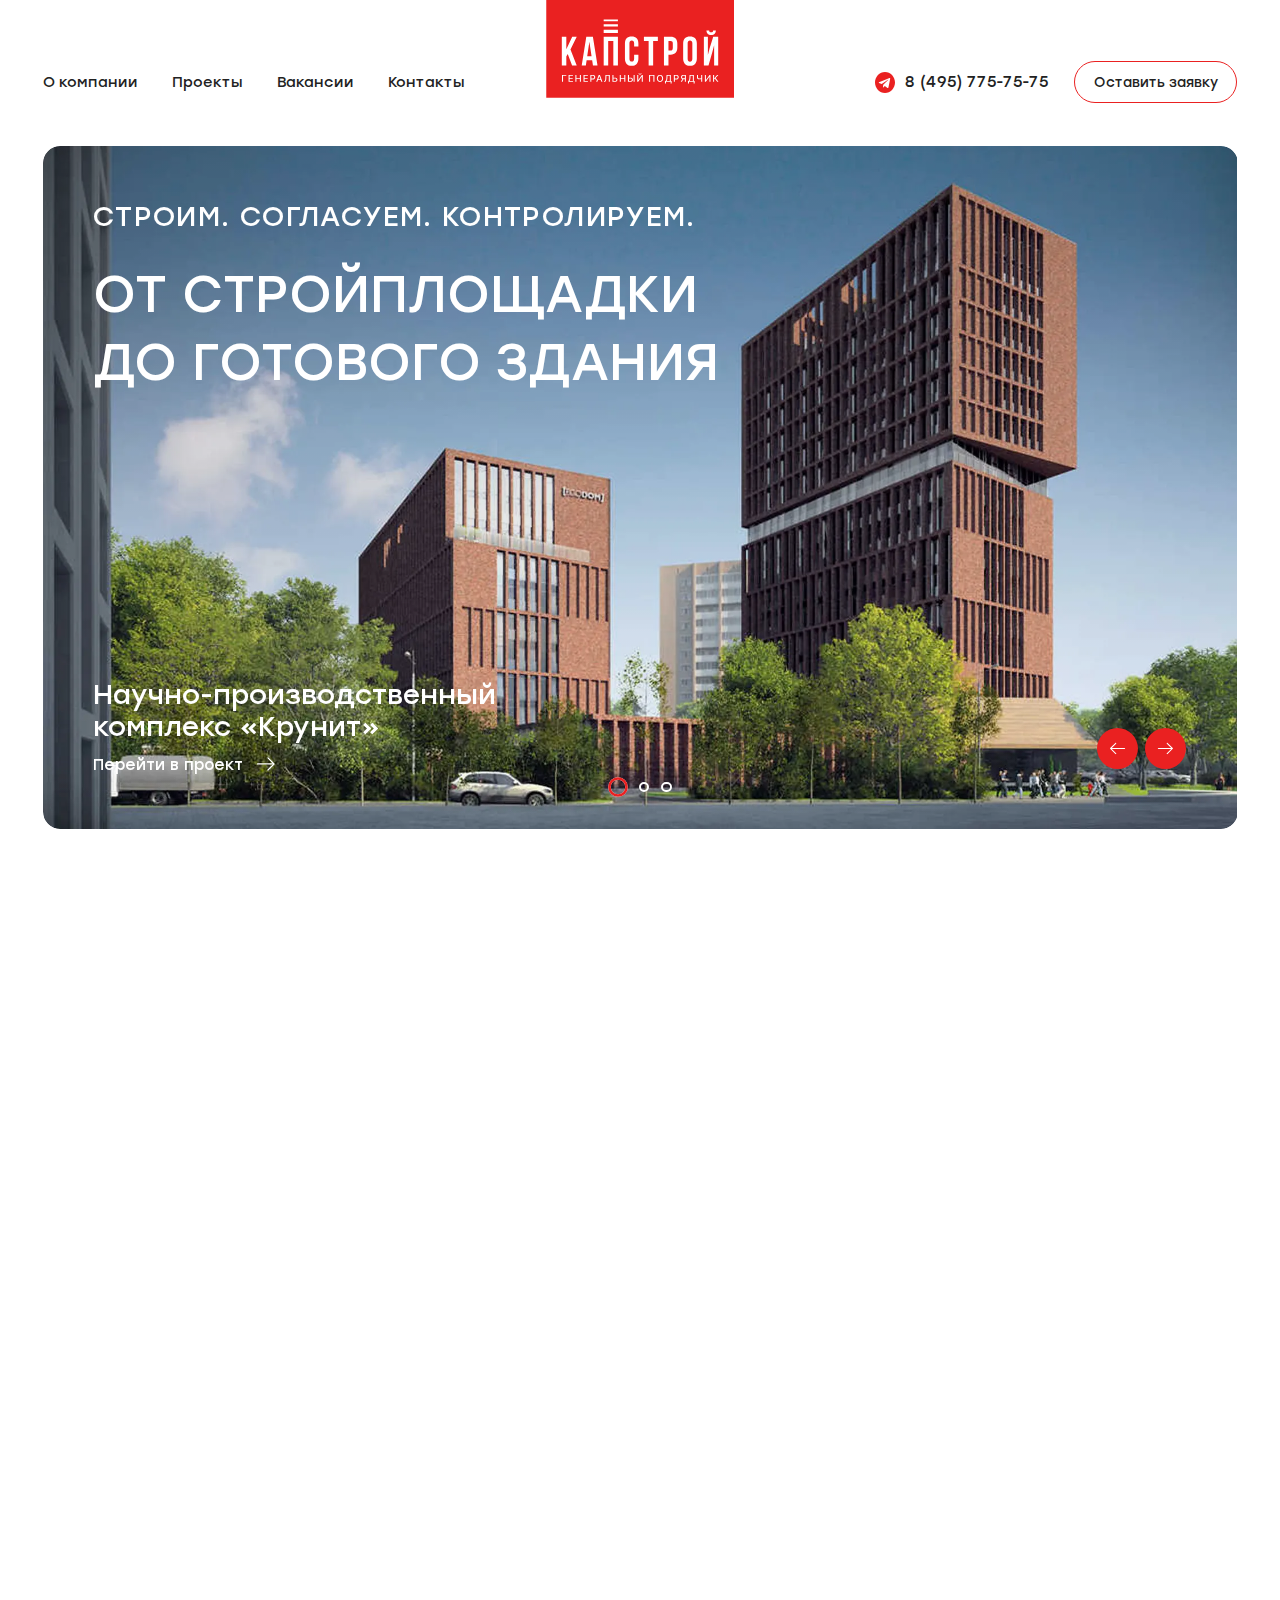
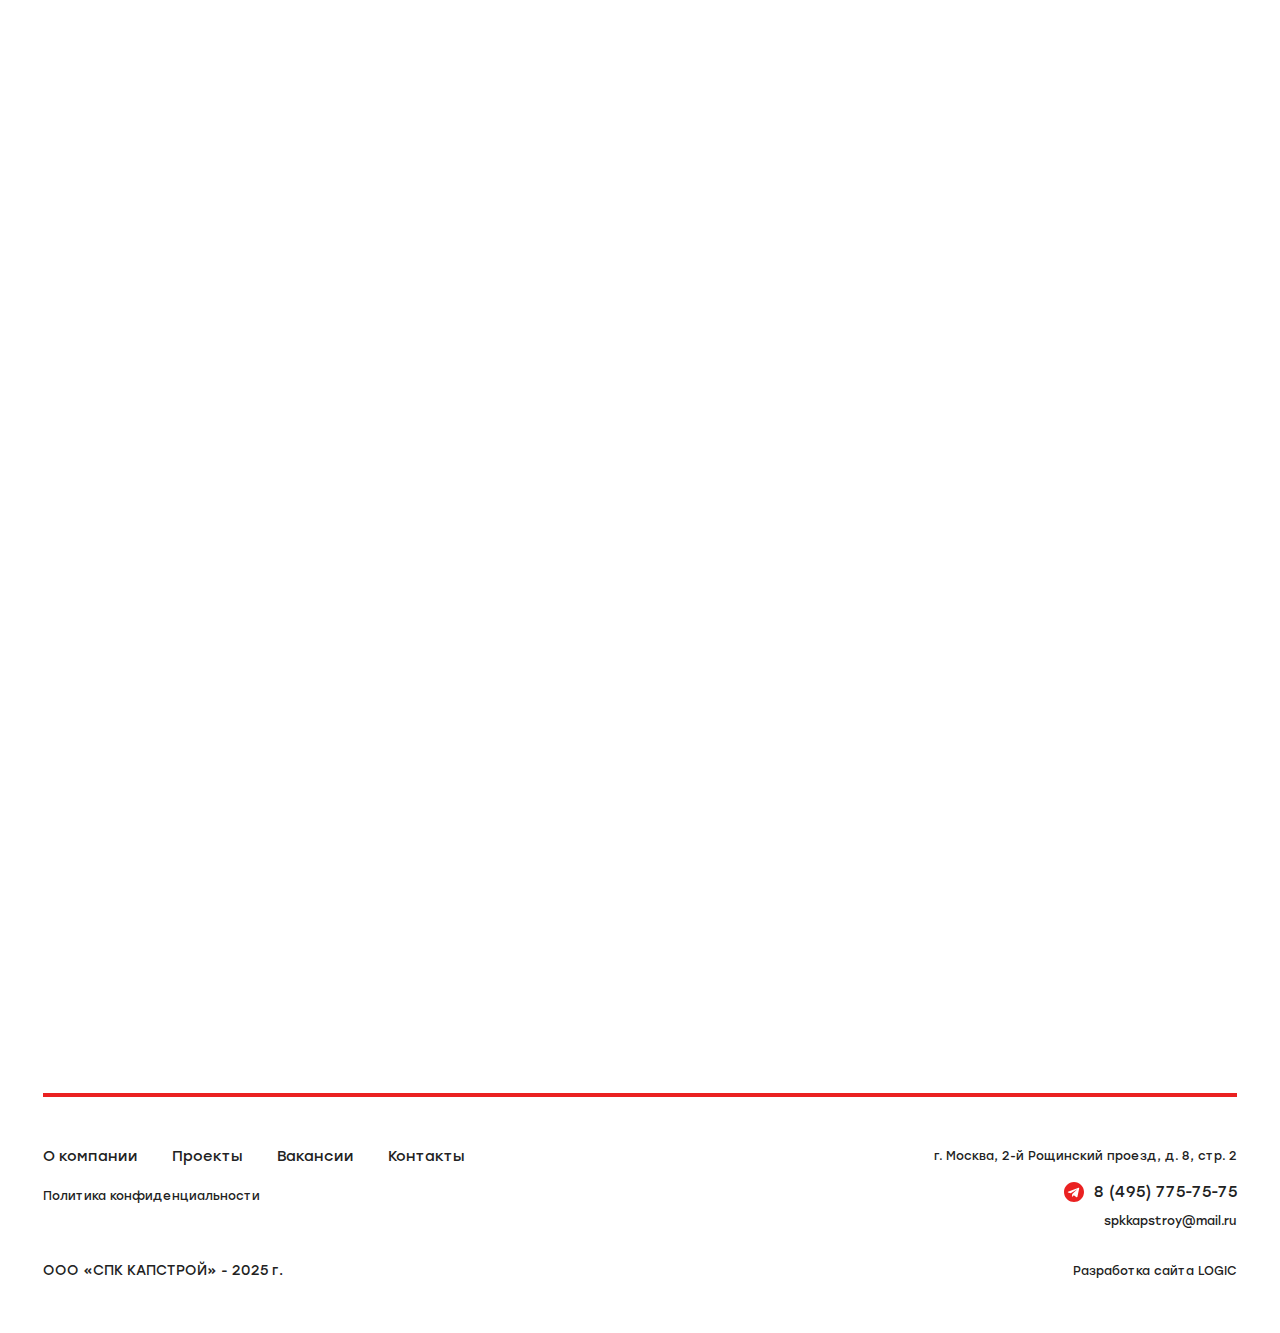
<file: index.html>
<!DOCTYPE html>
<html lang="ru">

<head>
    <meta charset="UTF-8">
    <meta name="viewport" content="width=device-width, initial-scale=1.0">
    <meta name="description" content="">
    <meta name="keywords" content="">
    <meta name="color-scheme" content="light only">
    <link rel="stylesheet" href="css/swiper-bundle.min.css">
    <link rel="stylesheet" href="css/fancybox.css">
    <link rel="stylesheet" href="css/odometer-theme-default.css">
    <link rel="stylesheet" href="css/style.min.css">
    <link rel="icon" href="img/favicon.svg" type="image/svg+xml">
    <title>Главная</title>
</head>


<body class="m-page">
    <div class="wrapper">
        <header class="header">
            <div class="container">
                <div class="header__inner">
                    <a href="" class="header__logo">
                        <img src="img/logo.svg" alt="">
                    </a>

                    <div class="menu">
                        <div class="menu__scroll">
                            <nav class="nav">
                                <ul>
                                    <li><a href="">О компании</a></li>
                                    <li><a href="">Проекты</a></li>
                                    <li><a href="">Вакансии</a></li>
                                    <li><a href="">Контакты</a></li>
                                    <li class="_hide-desktop"><a href="">Mob link</a></li>
                                    <li class="_hide-desktop"><a href="">Mob link 2</a></li>
                                </ul>
                            </nav>

                            <div class="header-contacts _flex">
                                <a href="" class="header-contacts__tg _flex">
                                    <img src="img/tg.svg" alt="">
                                    <span class="text18">8 (495) 775-75-75</span>
                                </a>
                                <a href="mailto:spkkapstroy@mail.ru" class="header-contacts__email">
                                    spkkapstroy@mail.ru
                                </a>
                                <button class="header-contacts__btn m-btn m-btn-red-outline">
                                    <span>Оставить заявку</span>
                                </button>
                            </div>
                        </div>
                    </div>

                    <button class="burger">
                        <span class="burger__icon"></span>
                        <span class="burger__text">MEНЮ</span>
                    </button>
                </div>
            </div>

        </header>
        <main class="content">

            <div class="main m-section _first">
                <div class="container">
                    <div class="main-slider anim-newSing">
                        <div class="main-card__top anim-newSing anim-newSing--transform">
                            <div class="main-card__subtitle text24 text14-tablet caps-text">
                                СТРОИМ. СОГЛАСУЕМ. КОНТРОЛИРУЕМ.
                            </div>
                            <div class="main-card__title">
                                От стройплощадки до готового здания
                            </div>
                        </div>
                        <div class="slider__wrap">
                            <div class="swiper-container">
                                <div class="swiper-wrapper">
                                    <div class="swiper-slide">
                                        <div class="main-card">
                                            <div class="main-card__img m-backdrop">
                                                <img class="_view1" src="img/main-img.webp" alt="">
                                                <img class="_view2" src="img/main-img.webp" alt="">
                                            </div>
                                            <div class="main-card__bottom">
                                                <div class="main-card__subtitle">
                                                    Научно-производственный комплекс «Крунит»
                                                </div>
                                                <a href="" class="main-card__link arrow-link">
                                                    <span class="text18 text14-tablet">Перейти в проект</span>
                                                    <svg width="21" height="17" viewBox="0 0 21 17" fill="none" xmlns="http://www.w3.org/2000/svg">
                                                        <path d="M19.1827 8.90723H0.738934C0.542957 8.90723 0.355005 8.82939 0.216428 8.69082C0.0778512 8.55226 0 8.36432 0 8.16836C0 7.97239 0.0778512 7.78447 0.216428 7.6459C0.355005 7.50734 0.542957 7.42948 0.738934 7.42948H19.1827C19.3787 7.42948 19.5667 7.50734 19.7052 7.6459C19.8438 7.78447 19.9217 7.97239 19.9217 8.16836C19.9217 8.36432 19.8438 8.55226 19.7052 8.69082C19.5667 8.82939 19.3787 8.90723 19.1827 8.90723Z" fill="white" />
                                                        <path d="M12.3076 0.522403C12.4462 0.383837 12.6341 0.305991 12.8301 0.305991C13.0261 0.305992 13.214 0.383837 13.3526 0.522403L20.4775 7.64672C20.6161 7.78528 20.6939 7.97322 20.6939 8.16918C20.6939 8.36514 20.6161 8.55308 20.4775 8.69165L13.3526 15.816C13.214 15.9545 13.0261 16.0324 12.8301 16.0324C12.6341 16.0324 12.4462 15.9545 12.3076 15.816C12.169 15.6774 12.0912 15.4895 12.0912 15.2935C12.0912 15.0975 12.169 14.9096 12.3076 14.771L18.91 8.16918L12.3076 1.56733C12.169 1.42876 12.0912 1.24083 12.0912 1.04487C12.0912 0.848905 12.169 0.660969 12.3076 0.522403Z" fill="white" />
                                                    </svg>
                                                </a>
                                            </div>
                                        </div>

                                    </div>
                                    <div class="swiper-slide">
                                        <div class="main-card">
                                            <div class="main-card__img m-backdrop">
                                                <img class="_view1" src="img/project-img3.webp" alt="">
                                                <img class="_view2" src="img/project-img3.webp" alt="">
                                            </div>
                                            <div class="main-card__bottom">
                                                <div class="main-card__subtitle">
                                                    Научно-производственный комплекс «Крунит» 2
                                                </div>
                                                <a href="" class="main-card__link arrow-link">
                                                    <span class="text18 text14-tablet">Перейти в проект</span>
                                                    <svg width="21" height="17" viewBox="0 0 21 17" fill="none" xmlns="http://www.w3.org/2000/svg">
                                                        <path d="M19.1827 8.90723H0.738934C0.542957 8.90723 0.355005 8.82939 0.216428 8.69082C0.0778512 8.55226 0 8.36432 0 8.16836C0 7.97239 0.0778512 7.78447 0.216428 7.6459C0.355005 7.50734 0.542957 7.42948 0.738934 7.42948H19.1827C19.3787 7.42948 19.5667 7.50734 19.7052 7.6459C19.8438 7.78447 19.9217 7.97239 19.9217 8.16836C19.9217 8.36432 19.8438 8.55226 19.7052 8.69082C19.5667 8.82939 19.3787 8.90723 19.1827 8.90723Z" fill="white" />
                                                        <path d="M12.3076 0.522403C12.4462 0.383837 12.6341 0.305991 12.8301 0.305991C13.0261 0.305992 13.214 0.383837 13.3526 0.522403L20.4775 7.64672C20.6161 7.78528 20.6939 7.97322 20.6939 8.16918C20.6939 8.36514 20.6161 8.55308 20.4775 8.69165L13.3526 15.816C13.214 15.9545 13.0261 16.0324 12.8301 16.0324C12.6341 16.0324 12.4462 15.9545 12.3076 15.816C12.169 15.6774 12.0912 15.4895 12.0912 15.2935C12.0912 15.0975 12.169 14.9096 12.3076 14.771L18.91 8.16918L12.3076 1.56733C12.169 1.42876 12.0912 1.24083 12.0912 1.04487C12.0912 0.848905 12.169 0.660969 12.3076 0.522403Z" fill="white" />
                                                    </svg>
                                                </a>
                                            </div>
                                        </div>

                                    </div>
                                    <div class="swiper-slide">
                                        <div class="main-card">
                                            <div class="main-card__img m-backdrop">
                                                <img class="_view1" src="img/main-img.webp" alt="">
                                                <img class="_view2" src="img/main-img.webp" alt="">
                                            </div>
                                            <div class="main-card__bottom">
                                                <div class="main-card__subtitle">
                                                    Научно-производственный комплекс «Крунит» 3
                                                </div>
                                                <a href="" class="main-card__link arrow-link">
                                                    <span class="text18 text14-tablet">Перейти в проект</span>
                                                    <svg width="21" height="17" viewBox="0 0 21 17" fill="none" xmlns="http://www.w3.org/2000/svg">
                                                        <path d="M19.1827 8.90723H0.738934C0.542957 8.90723 0.355005 8.82939 0.216428 8.69082C0.0778512 8.55226 0 8.36432 0 8.16836C0 7.97239 0.0778512 7.78447 0.216428 7.6459C0.355005 7.50734 0.542957 7.42948 0.738934 7.42948H19.1827C19.3787 7.42948 19.5667 7.50734 19.7052 7.6459C19.8438 7.78447 19.9217 7.97239 19.9217 8.16836C19.9217 8.36432 19.8438 8.55226 19.7052 8.69082C19.5667 8.82939 19.3787 8.90723 19.1827 8.90723Z" fill="white" />
                                                        <path d="M12.3076 0.522403C12.4462 0.383837 12.6341 0.305991 12.8301 0.305991C13.0261 0.305992 13.214 0.383837 13.3526 0.522403L20.4775 7.64672C20.6161 7.78528 20.6939 7.97322 20.6939 8.16918C20.6939 8.36514 20.6161 8.55308 20.4775 8.69165L13.3526 15.816C13.214 15.9545 13.0261 16.0324 12.8301 16.0324C12.6341 16.0324 12.4462 15.9545 12.3076 15.816C12.169 15.6774 12.0912 15.4895 12.0912 15.2935C12.0912 15.0975 12.169 14.9096 12.3076 14.771L18.91 8.16918L12.3076 1.56733C12.169 1.42876 12.0912 1.24083 12.0912 1.04487C12.0912 0.848905 12.169 0.660969 12.3076 0.522403Z" fill="white" />
                                                    </svg>
                                                </a>
                                            </div>
                                        </div>

                                    </div>
                                </div>
                            </div>
                        </div>
                        <div class="swiper-pagination _rings"></div>
                        <div class="swiper-nav">
                            <div class="swiper-button swiper-button-prev">
                                <svg xmlns="http://www.w3.org/2000/svg" width="48" height="48" viewBox="0 0 48 48" fill="none">
                                    <rect width="48" height="48" rx="24" fill="#EA2121" />
                                    <path d="M16.5515 24.6093H32.3082C32.4756 24.6093 32.6362 24.5428 32.7546 24.4245C32.8729 24.3061 32.9395 24.1455 32.9395 23.9781C32.9395 23.8107 32.8729 23.6502 32.7546 23.5318C32.6362 23.4134 32.4756 23.3469 32.3082 23.3469H16.5515C16.3841 23.3469 16.2235 23.4134 16.1052 23.5318C15.9868 23.6502 15.9203 23.8107 15.9203 23.9781C15.9203 24.1455 15.9868 24.3061 16.1052 24.4245C16.2235 24.5428 16.3841 24.6093 16.5515 24.6093Z" fill="white" />
                                    <path d="M22.425 17.4463C22.3066 17.3279 22.146 17.2614 21.9786 17.2614C21.8112 17.2614 21.6506 17.3279 21.5322 17.4463L15.4454 23.5325C15.327 23.6508 15.2605 23.8114 15.2605 23.9788C15.2605 24.1462 15.327 24.3068 15.4454 24.4251L21.5322 30.5113C21.6506 30.6297 21.8112 30.6962 21.9786 30.6962C22.146 30.6962 22.3066 30.6297 22.425 30.5113C22.5434 30.393 22.6099 30.2324 22.6099 30.065C22.6099 29.8976 22.5434 29.737 22.425 29.6187L16.7845 23.9788L22.425 18.3389C22.5434 18.2206 22.6099 18.06 22.6099 17.8926C22.6099 17.7252 22.5434 17.5646 22.425 17.4463Z" fill="white" />
                                </svg>
                            </div>
                            <div class="swiper-button swiper-button-next">
                                <svg xmlns="http://www.w3.org/2000/svg" width="48" height="48" viewBox="0 0 48 48" fill="none">
                                    <rect width="48" height="48" rx="24" transform="matrix(-1 0 0 1 48 0)" fill="#EA2121" />
                                    <path d="M31.4485 24.6093H15.6918C15.5244 24.6093 15.3638 24.5428 15.2454 24.4245C15.1271 24.3061 15.0605 24.1455 15.0605 23.9781C15.0605 23.8107 15.1271 23.6502 15.2454 23.5318C15.3638 23.4134 15.5244 23.3469 15.6918 23.3469H31.4485C31.6159 23.3469 31.7765 23.4134 31.8948 23.5318C32.0132 23.6502 32.0797 23.8107 32.0797 23.9781C32.0797 24.1455 32.0132 24.3061 31.8948 24.4245C31.7765 24.5428 31.6159 24.6093 31.4485 24.6093Z" fill="white" />
                                    <path d="M25.575 17.4463C25.6934 17.3279 25.854 17.2614 26.0214 17.2614C26.1888 17.2614 26.3494 17.3279 26.4678 17.4463L32.5546 23.5325C32.673 23.6508 32.7395 23.8114 32.7395 23.9788C32.7395 24.1462 32.673 24.3068 32.5546 24.4251L26.4678 30.5113C26.3494 30.6297 26.1888 30.6962 26.0214 30.6962C25.854 30.6962 25.6934 30.6297 25.575 30.5113C25.4566 30.393 25.3901 30.2324 25.3901 30.065C25.3901 29.8976 25.4566 29.737 25.575 29.6187L31.2155 23.9788L25.575 18.3389C25.4566 18.2206 25.3901 18.06 25.3901 17.8926C25.3901 17.7252 25.4566 17.5646 25.575 17.4463Z" fill="white" />
                                </svg>
                            </div>
                        </div>

                    </div>
                </div>

            </div>

            <div class="about m-section">
                <div class="container">
                    <div class="about__grid">
                        <div class="about__col">
                            <div class="about-info anim-newSing anim-newSing--transform">
                                <div class="about-info__years">
                                    <span class="about-info__years-num">20</span>
                                    <span class="about-info__years-title">лет </span>
                                </div>
                                <div class="about-info__title text30 caps-text medium-text">
                                    Строим жилые и коммерческие
                                    объекты в Москве и области
                                </div>
                                <div class="about-info__bottom">
                                    <div class="about-info__text text20">
                                        Мы можем выступить в роли генерального подрядчика, если у вас уже готова вся техническая документация по проекту. С нас — штат опытных инженеров и строительная техника: автокран, башенный кран, строительные леса, опалубка для фундамента, гибочные и рубочные станки. Или провести отдельные строительные работы, став подрядчиком.
                                    </div>
                                    <div class="about-info__nav _flex">
                                        <a href="" class="about-info__link arrow-link">
                                            <span class="text18 text14-tablet">Смотреть все</span>
                                            <img src="img/arrow-right.svg" alt="">
                                        </a>
                                    </div>
                                </div>
                            </div>
                        </div>
                        <div class="about__col2">
                            <div class="about__items">
                                <div class="about-item anim-newSing anim-newSing--transform">
                                    <div class="about-item__top">
                                        <div class="about-item__num _number-animation odometer odometer-auto-theme" data-end="22">
                                            00
                                        </div>
                                    </div>
                                    <div class="about-item__bottom">
                                        <div class="about-item__desc text24 text18-tablet caps-text medium-text">
                                            реализованных
                                            объекта
                                        </div>
                                    </div>
                                </div>
                                <div class="about-item anim-newSing anim-newSing--transform">
                                    <div class="about-item__top">
                                        <div class="about-item__num _number-animation odometer odometer-auto-theme" data-end="26774">
                                            00000
                                        </div>
                                        <span class="about-item__measure">
            м²
        </span>
                                    </div>
                                    <div class="about-item__bottom">
                                        <div class="about-item__desc text24 text18-tablet caps-text medium-text">
                                            ОБЩАЯ ПЛОЩАДЬ
                                            ПРОЕКТОВ
                                        </div>
                                    </div>
                                </div>

                            </div>
                        </div>
                    </div>
                </div>

            </div>

            <div class="projects m-section">
                <div class="container">
                    <div class="projects__top _flex-between anim-newSing anim-newSing--transform">
                        <div class="text24 text20-tablet">
                            НАШИ ПРОЕКТЫ
                        </div>
                        <a href="" class="projects__link arrow-link">
                            <span class="text18 text14-tablet">Смотреть все</span>
                            <img src="img/arrow-right.svg" alt="">
                        </a>
                    </div>
                    <div class="projects__grid grid grid4 grid-tablet2">
                        <a href="" class="project-card  anim-newSing anim-newSing--transform">
                            <div class="project-card__img _scale-img m-backdrop">
                                <img src="img/project-img.webp" alt="">
                            </div>
                            <div class="project-card__top">
                                <div class="project-card__title">
                                    Жилой дом <br> в центре Москвы
                                </div>
                            </div>
                            <div class="project-card__bottom">
                                <img src="img/arrow-right2.svg" alt="">
                            </div>
                        </a>

                        <a href="" class="project-card  anim-newSing anim-newSing--transform">
                            <div class="project-card__img _scale-img m-backdrop">
                                <img src="img/project-img2.webp" alt="">
                            </div>
                            <div class="project-card__top">
                                <div class="project-card__title">
                                    Торговый центр Международный
                                </div>
                            </div>
                            <div class="project-card__bottom">
                                <img src="img/arrow-right2.svg" alt="">
                            </div>
                        </a>

                        <a href="" class="project-card _big anim-newSing anim-newSing--transform">
                            <div class="project-card__img _scale-img m-backdrop">
                                <img src="img/project-img3.webp" alt="">
                            </div>
                            <div class="project-card__top">
                                <div class="project-card__title">
                                    Современный жилой комплекс
                                </div>
                            </div>
                            <div class="project-card__bottom">
                                <img src="img/arrow-right2.svg" alt="">
                            </div>
                        </a>

                    </div>
                </div>

            </div>

            <div class="competence">
                <div class="container anim-newSing">
                    <div class="competence__inner">
                        <div class="competence__col">
                            <div class="text24 text20-tablet caps-text anim-newSing anim-newSing--transform">
                                КОМПЕТЕНТНОСТЬ
                            </div>
                            <div class="competence__bottom">
                                <div class="competence__text anim-newSing anim-newSing--transform">
                                    <div class="competence__title">
                                        «СПК КАПСТРОЙ» — это команда специалистов с многолетним опытом в сфере строительства.
                                    </div>
                                    <div class="competence__desc">
                                        К нам обращаются, если на проект нужен технический заказчик, генподрядчик или подрядчик.
                                    </div>
                                </div>
                                <div class="competence__nav anim-newSing anim-newSing--transform">
                                    <a href="" class="competence__link m-btn m-btn-red-outline m-btn-red-outline--white">
                                        <span>Подробнее</span>
                                        <svg xmlns="http://www.w3.org/2000/svg" width="21" height="17" viewBox="0 0 21 17" fill="none">
                                            <path d="M19.1827 9.23788H0.738934C0.542956 9.23788 0.355005 9.16004 0.216428 9.02148C0.0778512 8.88291 0 8.69497 0 8.49901C0 8.30305 0.0778512 8.11512 0.216428 7.97655C0.355005 7.83799 0.542956 7.76013 0.738934 7.76013H19.1827C19.3787 7.76013 19.5667 7.83799 19.7052 7.97655C19.8438 8.11512 19.9217 8.30305 19.9217 8.49901C19.9217 8.69497 19.8438 8.88291 19.7052 9.02148C19.5667 9.16004 19.3787 9.23788 19.1827 9.23788Z" fill="#EA2121" />
                                            <path d="M12.3076 0.85322C12.4462 0.714654 12.6341 0.636809 12.8301 0.636809C13.0261 0.636808 13.214 0.714654 13.3526 0.85322L20.4775 7.97754C20.6161 8.1161 20.6939 8.30404 20.6939 8.5C20.6939 8.69596 20.6161 8.8839 20.4775 9.02246L13.3526 16.1468C13.214 16.2853 13.0261 16.3632 12.8301 16.3632C12.6341 16.3632 12.4462 16.2853 12.3076 16.1468C12.169 16.0082 12.0912 15.8203 12.0912 15.6243C12.0912 15.4284 12.169 15.2404 12.3076 15.1019L18.91 8.5L12.3076 1.89815C12.169 1.75958 12.0912 1.57165 12.0912 1.37568C12.0912 1.17972 12.169 0.991786 12.3076 0.85322Z" fill="#EA2121" />
                                        </svg>
                                    </a>
                                </div>
                            </div>
                        </div>
                        <div class="competence__col2">
                            <div class="competence__items">
                                <div class="competence__item anim-newSing anim-newSing--transform">
                                    <div class="competence__item-num">
                                        01 /
                                    </div>
                                    <div class="competence__item-text">
                                        Организовать <br>и подготовить строительство
                                    </div>
                                </div>
                                <div class="competence__item anim-newSing anim-newSing--transform">
                                    <div class="competence__item-num">
                                        02 /
                                    </div>
                                    <div class="competence__item-text">
                                        Выполнить монолитные работы
                                    </div>
                                </div>
                                <div class="competence__item anim-newSing anim-newSing--transform">
                                    <div class="competence__item-num">
                                        03 /
                                    </div>
                                    <div class="competence__item-text">
                                        Смонтировать внутренние инженерные системы здания
                                    </div>
                                </div>
                                <div class="competence__item anim-newSing anim-newSing--transform">
                                    <div class="competence__item-num">
                                        04 /
                                    </div>
                                    <div class="competence__item-text">
                                        Выполнить фасадные <br> и кровельные работы
                                    </div>
                                </div>
                                <div class="competence__item anim-newSing anim-newSing--transform">
                                    <div class="competence__item-num">
                                        05 /
                                    </div>
                                    <div class="competence__item-text">
                                        Провести отделку <br> помещений
                                    </div>
                                </div>
                                <div class="competence__item anim-newSing anim-newSing--transform">
                                    <div class="competence__item-num">
                                        06 /
                                    </div>
                                    <div class="competence__item-text">
                                        Благоустроить территорию
                                    </div>
                                </div>
                            </div>
                        </div>
                    </div>
                </div>

            </div>

        </main>
        <footer class="footer">
            <div class="container">
                <div class="footer__inner">
                    <div class="footer__top _flex-between">
                        <div class="footer__top-col">
                            <div class="footer-nav">
                                <ul>
                                    <li><a href="">О компании</a></li>
                                    <li><a href="">Проекты</a></li>
                                    <li><a href="">Вакансии</a></li>
                                    <li><a href="">Контакты</a></li>
                                </ul>
                            </div>
                        </div>
                        <div class="footer__top-col2">
                            <div class="footer__address text14">
                                г. Москва, <br> 2-й Рощинский проезд, д. 8, стр. 2
                            </div>
                        </div>
                    </div>
                    <div class="footer__middle _flex-between">
                        <div class="footer__middle-col">
                            <a href="" class="footer__conf text14">
                                Политика конфиденциальности
                            </a>
                        </div>
                        <div class="footer__middle-col2">
                            <div class="footer-contacts">
                                <a href="" class="footer-contacts__tg _flex">
                                    <img src="img/tg.svg" alt="">
                                    <span class="text18">8 (495) 775-75-75</span>
                                </a>
                                <a href="" class="footer-contacts__link">
                                    <span class="text14">spkkapstroy@mail.ru</span>
                                </a>
                            </div>
                        </div>
                    </div>
                    <div class="footer__bottom _flex-between">
                        <div class="footer__c">
                            ООО «СПК КАПСТРОЙ» - 2025 г.
                        </div>
                        <div class="footer__by text14">
                            Разработка сайта <a href="">LOGIC</a>
                        </div>
                    </div>
                </div>
            </div>

        </footer>
    </div>

    <script src="js/jquery.min.js"></script>
    <script src="js/jquery.maskedinput.min.js"></script>
    <script src="js/swiper-bundle.min.js"></script>
    <script src="js/fancybox.umd.js"></script>
    <script src="js/odometer.js"></script>
    <script src="js/main.min.js"></script>

</body>

</html>
</file>
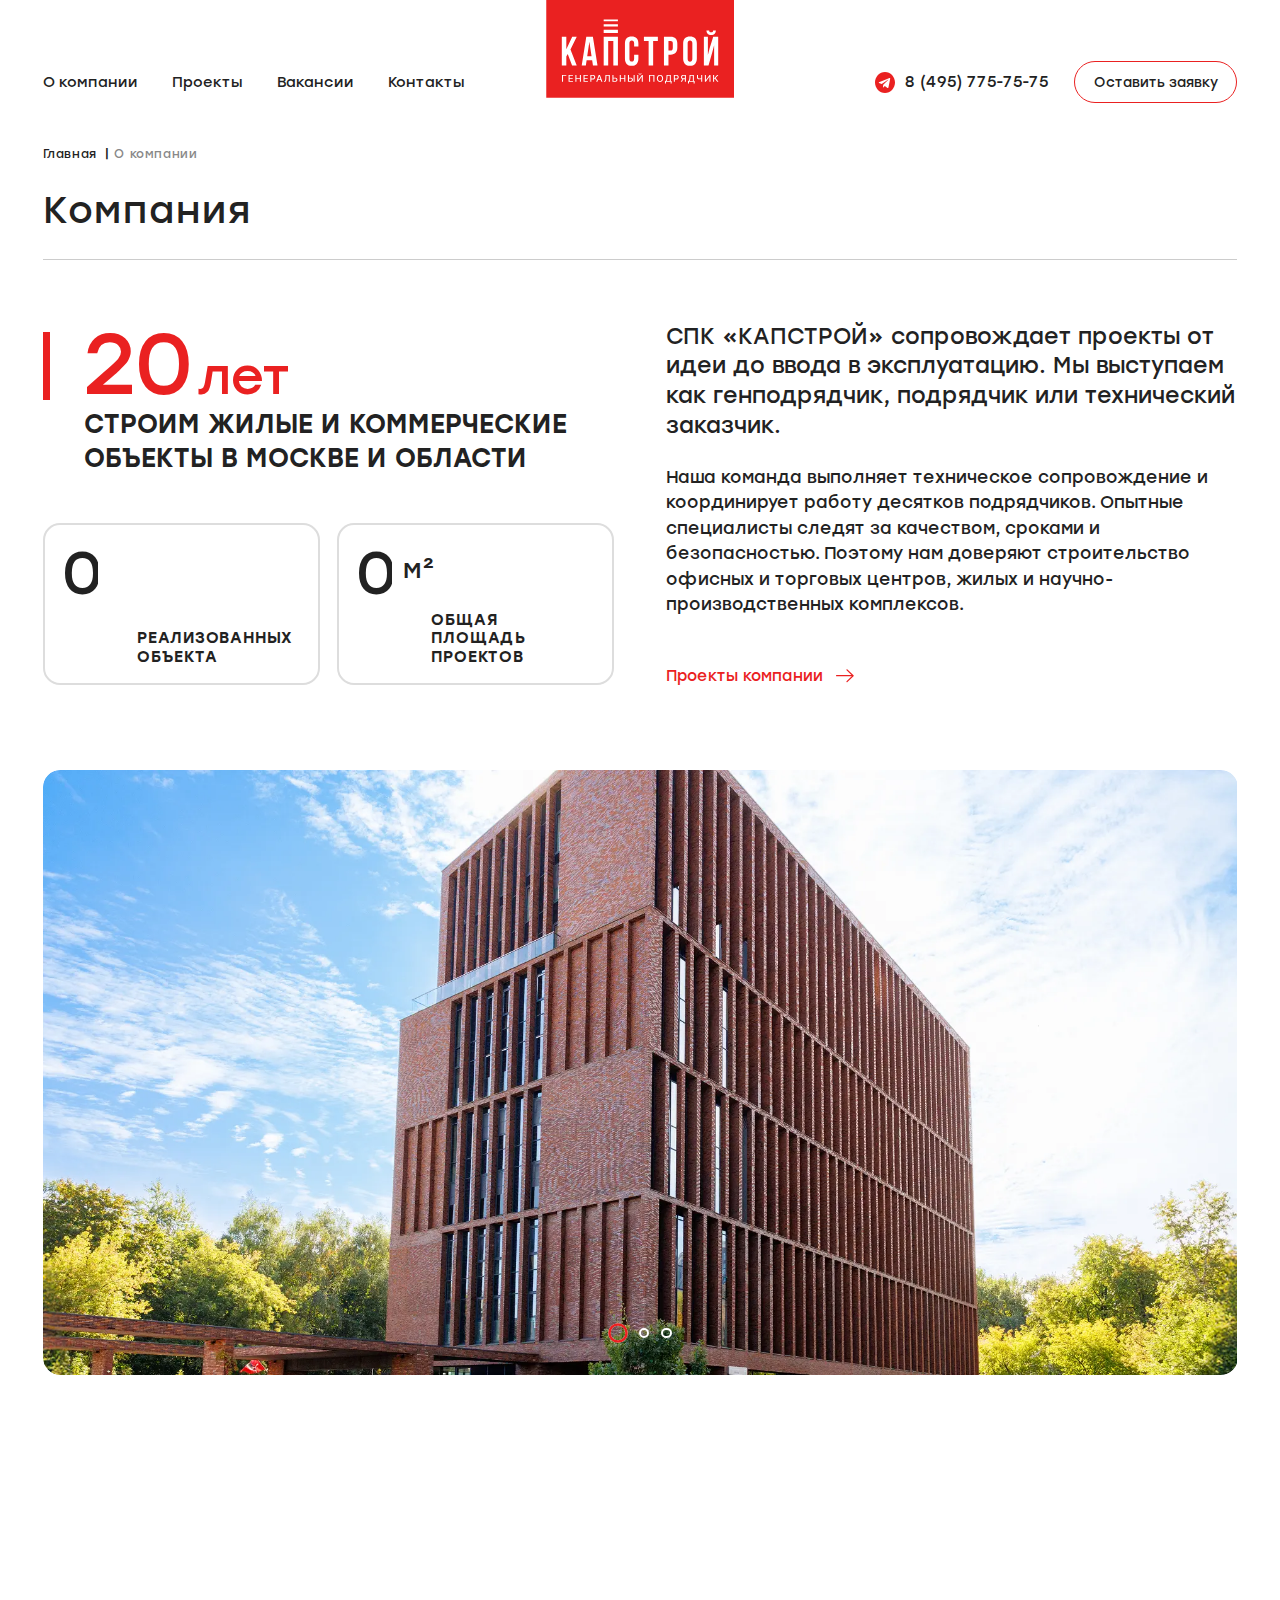
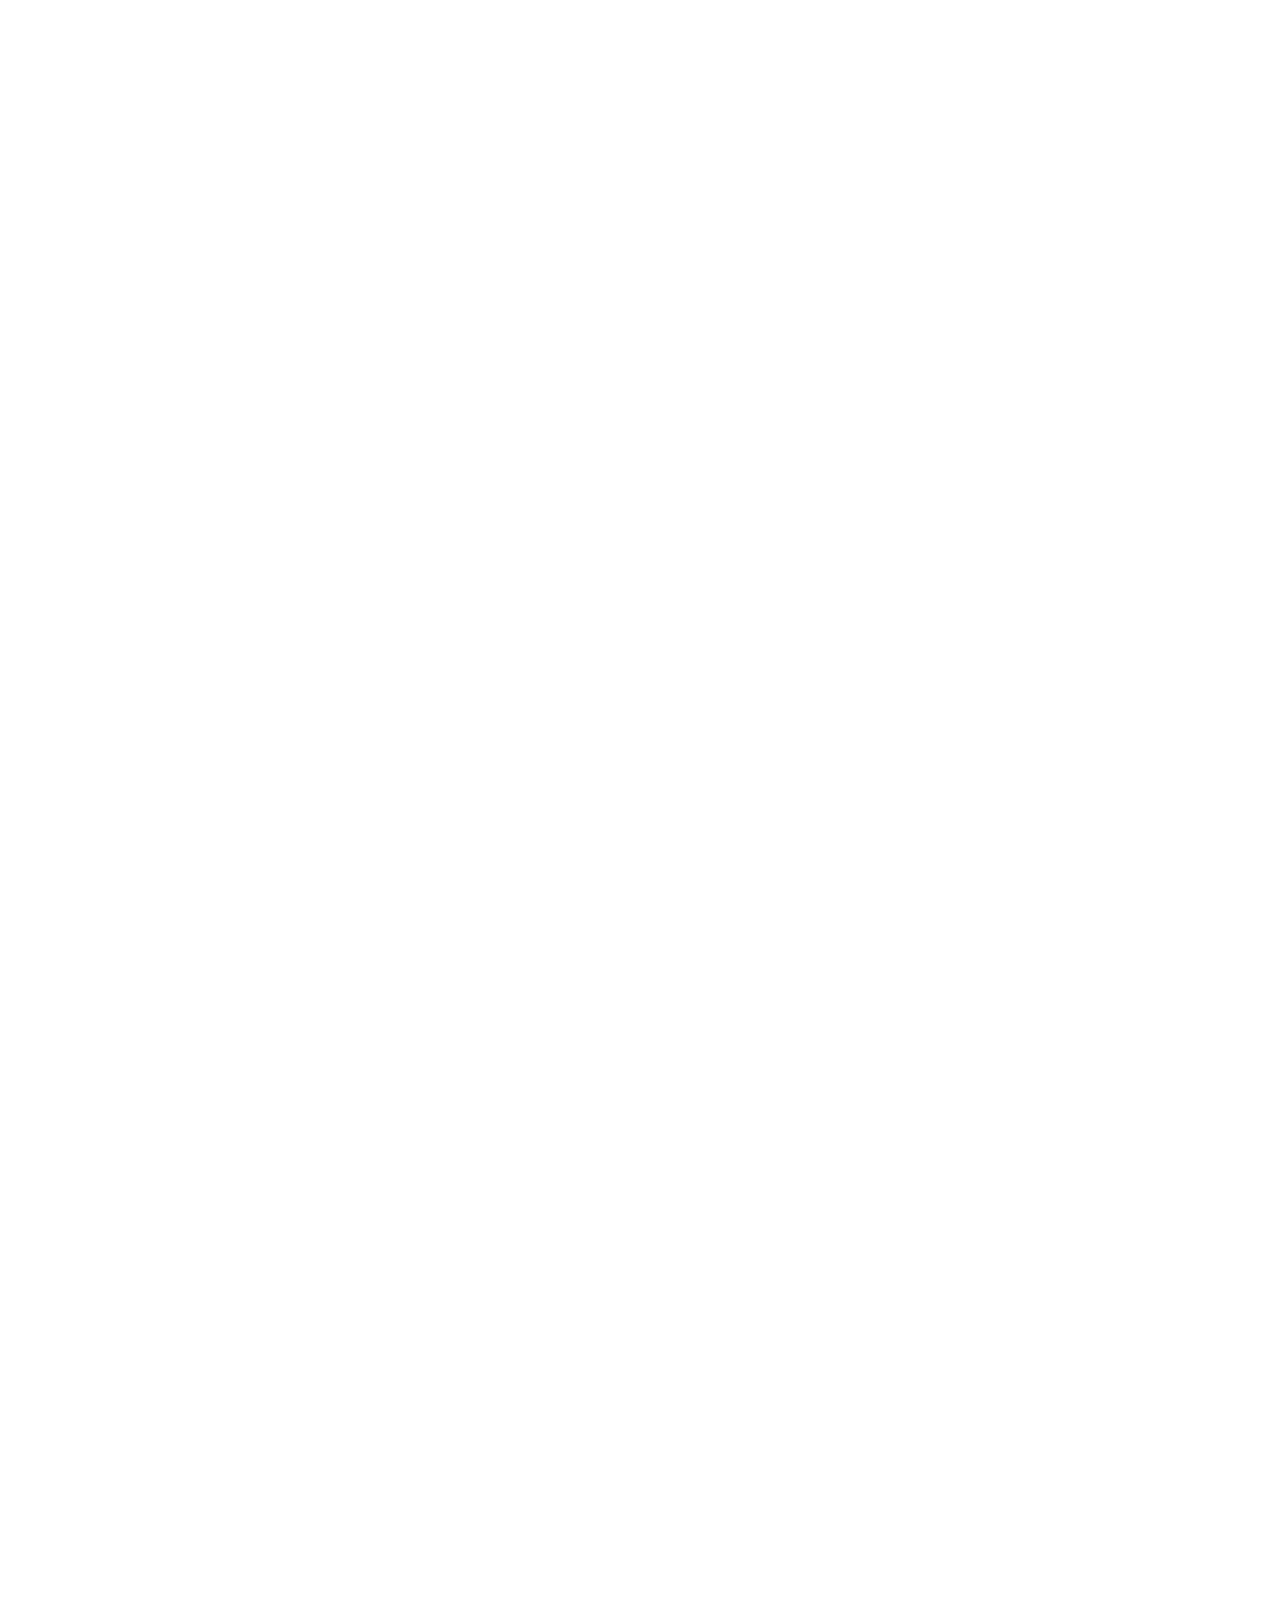
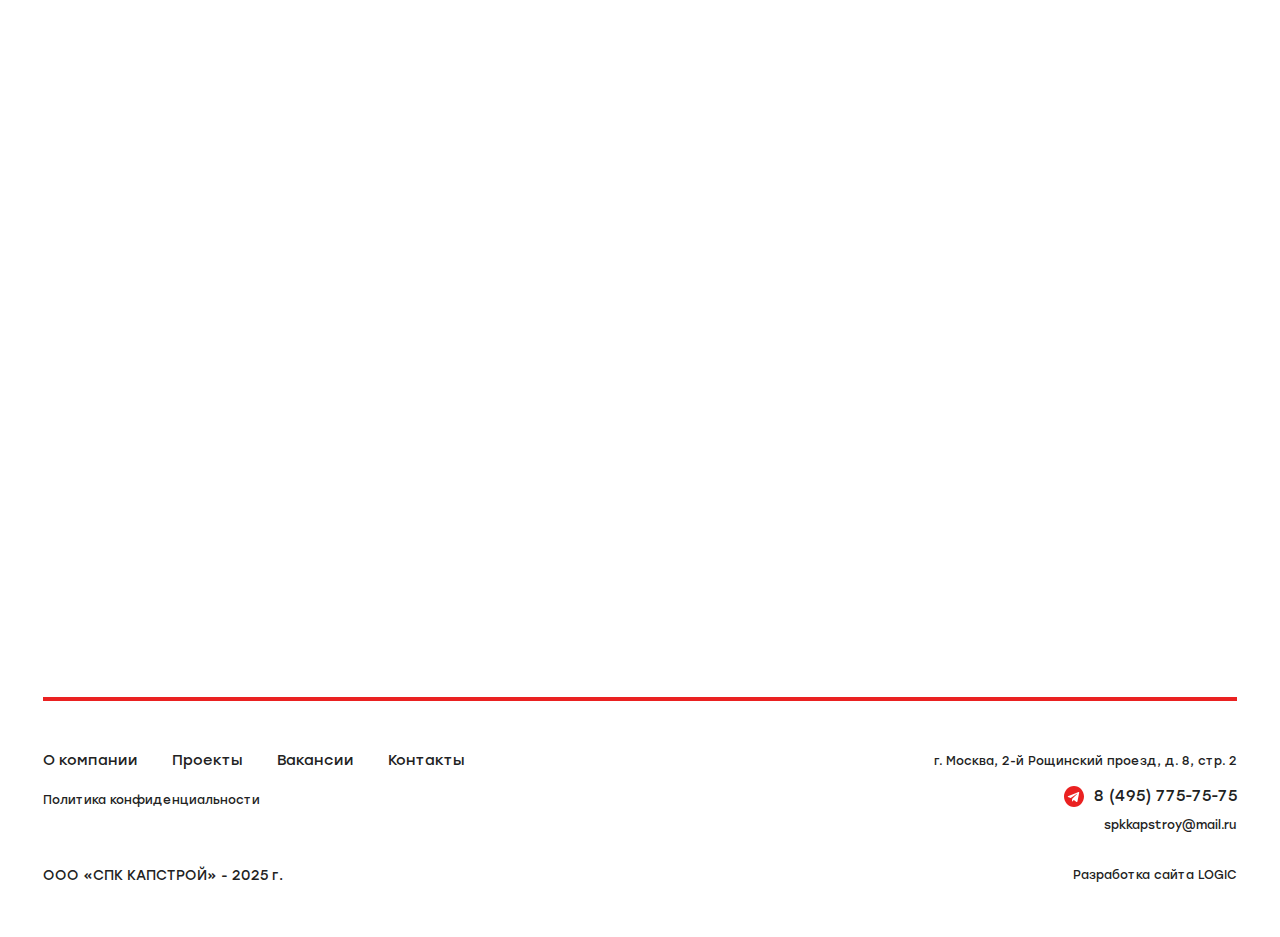
<file: about.html>
<!DOCTYPE html>
<html lang="ru">

<head>
    <meta charset="UTF-8">
    <meta name="viewport" content="width=device-width, initial-scale=1.0">
    <meta name="description" content="">
    <meta name="keywords" content="">
    <meta name="color-scheme" content="light only">
    <link rel="stylesheet" href="css/swiper-bundle.min.css">
    <link rel="stylesheet" href="css/fancybox.css">
    <link rel="stylesheet" href="css/odometer-theme-default.css">
    <link rel="stylesheet" href="css/style.min.css">
    <link rel="icon" href="img/favicon.svg" type="image/svg+xml">
    <title>О компании</title>
</head>


<body class="m-page">
    <div class="wrapper">
        <header class="header">
            <div class="container">
                <div class="header__inner">
                    <a href="" class="header__logo">
                        <img src="img/logo.svg" alt="">
                    </a>

                    <div class="menu">
                        <div class="menu__scroll">
                            <nav class="nav">
                                <ul>
                                    <li><a href="">О компании</a></li>
                                    <li><a href="">Проекты</a></li>
                                    <li><a href="">Вакансии</a></li>
                                    <li><a href="">Контакты</a></li>
                                    <li class="_hide-desktop"><a href="">Mob link</a></li>
                                    <li class="_hide-desktop"><a href="">Mob link 2</a></li>
                                </ul>
                            </nav>

                            <div class="header-contacts _flex">
                                <a href="" class="header-contacts__tg _flex">
                                    <img src="img/tg.svg" alt="">
                                    <span class="text18">8 (495) 775-75-75</span>
                                </a>
                                <a href="mailto:spkkapstroy@mail.ru" class="header-contacts__email">
                                    spkkapstroy@mail.ru
                                </a>
                                <button class="header-contacts__btn m-btn m-btn-red-outline">
                                    <span>Оставить заявку</span>
                                </button>
                            </div>
                        </div>
                    </div>

                    <button class="burger">
                        <span class="burger__icon"></span>
                        <span class="burger__text">MEНЮ</span>
                    </button>
                </div>
            </div>

        </header>
        <main class="content">

            <div class="about-main m-section _first">
                <div class="container">
                    <div class="breadcrumbs anim-newSing anim-newSing--transform">
                        <ul>
                            <li><a href="">Главная</a></li>
                            <li><span>О компании</span></li>
                        </ul>
                    </div>
                    <h1 class="h1 anim-newSing anim-newSing--transform">
                        Компания
                    </h1>
                    <div class="about-main__grid anim-newSing anim-newSing--transform">
                        <div class="about-main__col">
                            <div class="about-info anim-newSing anim-newSing--transform">
                                <div class="about-info__years">
                                    <span class="about-info__years-num">20</span>
                                    <span class="about-info__years-title">лет </span>
                                </div>
                                <div class="about-info__title text30 caps-text medium-text">
                                    Строим жилые <span class="_no-wrap">и коммерческие</span>
                                    объекты в Москве и области
                                </div>
                            </div>
                            <div class="about-main__items">
                                <div class="about-item anim-newSing anim-newSing--transform">
                                    <div class="about-item__top">
                                        <div class="about-item__num _number-animation odometer odometer-auto-theme" data-end="22">
                                            00
                                        </div>
                                    </div>
                                    <div class="about-item__bottom">
                                        <div class="about-item__desc text24 text18-tablet caps-text medium-text">
                                            реализованных
                                            объекта
                                        </div>
                                    </div>
                                </div>
                                <div class="about-item anim-newSing anim-newSing--transform">
                                    <div class="about-item__top">
                                        <div class="about-item__num _number-animation odometer odometer-auto-theme" data-end="26774">
                                            00000
                                        </div>
                                        <span class="about-item__measure">
            м²
        </span>
                                    </div>
                                    <div class="about-item__bottom">
                                        <div class="about-item__desc text24 text18-tablet caps-text medium-text">
                                            ОБЩАЯ ПЛОЩАДЬ
                                            ПРОЕКТОВ
                                        </div>
                                    </div>
                                </div>

                            </div>
                        </div>
                        <div class="about-main__col2">
                            <div class="about-info2">
                                <div class="about-info2__title anim-newSing anim-newSing--transform">
                                    СПК «КАПСТРОЙ» сопровождает проекты от идеи до ввода в эксплуатацию.
                                    Мы выступаем как генподрядчик, подрядчик или технический заказчик.
                                </div>
                                <div class="about-info2__desc anim-newSing anim-newSing--transform">
                                    <div class="text20 text16-tablet">
                                        Наша команда выполняет техническое сопровождение и координирует работу десятков подрядчиков. Опытные специалисты следят за качеством, сроками и безопасностью. Поэтому нам доверяют строительство офисных и торговых центров, жилых и научно-производственных комплексов.
                                    </div>
                                </div>
                                <div class="about-info2__nav anim-newSing anim-newSing--transform">
                                    <a href="" class="about-info__link arrow-link">
                                        <span class="text18 text14-tablet">Проекты компании</span>
                                        <img src="img/arrow-right.svg" alt="">
                                    </a>
                                </div>
                            </div>
                        </div>
                    </div>
                </div>
            </div>

            <div class="about-gallery m-section">
                <div class="container">
                    <div class="main-slider anim-newSing anim-newSing--transform">
                        <div class="slider__wrap">
                            <div class="swiper-container">
                                <div class="swiper-wrapper">
                                    <div class="swiper-slide">
                                        <div class="main-card">
                                            <div class="main-card__img m-backdrop">
                                                <img src="img/about-img.webp" alt="" class="_view1">
                                                <img src="img/about-img2.webp" alt="" class="_view2">
                                            </div>
                                        </div>
                                    </div>
                                    <div class="swiper-slide">
                                        <div class="main-card">
                                            <div class="main-card__img m-backdrop">
                                                <img src="img/about-img.webp" alt="" class="_view1">
                                                <img src="img/about-img2.webp" alt="" class="_view2">
                                            </div>
                                        </div>
                                    </div>
                                    <div class="swiper-slide">
                                        <div class="main-card">
                                            <div class="main-card__img m-backdrop">
                                                <img src="img/about-img.webp" alt="" class="_view1">
                                                <img src="img/about-img2.webp" alt="" class="_view2">
                                            </div>
                                        </div>
                                    </div>
                                </div>
                            </div>
                        </div>
                        <div class="swiper-pagination _rings"></div>
                    </div>
                </div>
            </div>

            <div class="about-quote m-section">
                <div class="container">
                    <div class="about-quote__top anim-newSing anim-newSing--transform">
                        <div class="about-quote__text">
                            «С сильным генеральным подрядчиком стройка превращается в процесс с прогнозируемым результатом. Мы берем на себя все риски, воплощаем в жизнь амбициозные проекты и объединяем всех участников в команду».
                        </div>
                        <img class="about-quote__icon about-quote__icon1" src="img/qoute.svg" alt="">
                        <img class="about-quote__icon about-quote__icon2" src="img/qoute2.svg" alt="">
                    </div>
                    <div class="about-quote__bottom anim-newSing anim-newSing--transform">
                        <div class="about-quote__by">
                            Генеральный Директор <br>
                            Романьков Н.А.
                        </div>
                    </div>
                </div>
            </div>

            <div class="services m-section">
                <div class="container">
                    <div class="services__top anim-newSing anim-newSing--transform">
                        <div class="services__subtitle">
                            Что мы предлагаем
                        </div>
                        <div class="services__title">
                            Команда профессионалов СПК «КАПСТРОЙ» решает даже самые сложные задачи
                            Мы соединяем архитектуру, инженерные решения и реальные потребности заказчика.
                        </div>
                    </div>
                    <div class="services__grid">
                        <div class="service-card anim-newSing anim-newSing--transform">
                            <a href="" class="service-card__img _scale-img">
                                <img src="img/service-img.webp" alt="">
                            </a>
                            <div class="service-card__content">
                                <div class="service-card__title">
                                    <a href="">Организация и подготовка строительства</a>
                                </div>
                                <div class="service-card__desc">
                                    Настраиваем процессы так, чтобы стройка стартовала без задержек и шла по графику.
                                </div>
                            </div>
                        </div>

                        <div class="service-card anim-newSing anim-newSing--transform">
                            <a href="" class="service-card__img _scale-img">
                                <img src="img/service-img.webp" alt="">
                            </a>
                            <div class="service-card__content">
                                <div class="service-card__title">
                                    <a href="">Монолитные работы</a>
                                </div>
                                <div class="service-card__desc">
                                    Используем современные технологии и контролируем качество на каждом этапе, что обеспечивает несущим конструкциям защиту от усадки.
                                </div>
                            </div>
                        </div>

                        <div class="service-card anim-newSing anim-newSing--transform">
                            <a href="" class="service-card__img _scale-img">
                                <img src="img/service-img.webp" alt="">
                            </a>
                            <div class="service-card__content">
                                <div class="service-card__title">
                                    <a href="">Монтаж внутренних инженерных систем</a>
                                </div>
                                <div class="service-card__desc">
                                    Выполняем работу так, чтобы наши заказчики получили стабильные системы вентиляции, отопления и водоснабжения.
                                </div>
                            </div>
                        </div>

                        <div class="service-card anim-newSing anim-newSing--transform">
                            <a href="" class="service-card__img _scale-img">
                                <img src="img/service-img.webp" alt="">
                            </a>
                            <div class="service-card__content">
                                <div class="service-card__title">
                                    <a href="">Фасадные и кровельные работы</a>
                                </div>
                                <div class="service-card__desc">
                                    Возводим здания из надежных материалов с расчетом на долгий срок службы при любых погодных условиях.
                                </div>
                            </div>
                        </div>

                        <div class="service-card anim-newSing anim-newSing--transform">
                            <a href="" class="service-card__img _scale-img">
                                <img src="img/service-img.webp" alt="">
                            </a>
                            <div class="service-card__content">
                                <div class="service-card__title">
                                    <a href="">Внутренняя отделка помещений</a>
                                </div>
                                <div class="service-card__desc">
                                    Делаем внутреннее пространство здания полностью готовым к заселению жильцов, открытию магазинов и офисов.
                                </div>
                            </div>
                        </div>

                        <div class="service-card anim-newSing anim-newSing--transform">
                            <a href="" class="service-card__img _scale-img">
                                <img src="img/service-img.webp" alt="">
                            </a>
                            <div class="service-card__content">
                                <div class="service-card__title">
                                    <a href="">Благоустройство территории</a>
                                </div>
                                <div class="service-card__desc">
                                    Создаем комфортную среду вокруг наших объектов, чтобы придать им завершенный вид. Дорожки, озеленение, освещение, малые формы и многое другое.
                                </div>
                            </div>
                        </div>

                    </div>
                </div>
            </div>

            <div class="competence">
                <div class="container anim-newSing">
                    <div class="competence__inner">
                        <div class="competence__col">
                            <div class="text24 text20-tablet caps-text anim-newSing anim-newSing--transform">
                                ПОЧЕМУ ВЫБИРАЮТ НАС
                            </div>
                            <div class="competence__bottom">
                                <div class="competence__text anim-newSing anim-newSing--transform">
                                    <div class="competence__title">
                                        Мы работаем комплексно  для заказчиков из Москвы и регионов
                                    </div>
                                    <div class="competence__desc">
                                        Обращайтесь к нам за оптимальным решением любой строительной задачи.
                                    </div>
                                </div>
                                <div class="competence__nav anim-newSing anim-newSing--transform">
                                    <a href="" class="competence__link m-btn m-btn-red-outline m-btn-red-outline--white">
                                        <span>Подробнее</span>
                                        <svg xmlns="http://www.w3.org/2000/svg" width="21" height="17" viewBox="0 0 21 17" fill="none">
                                            <path d="M19.1827 9.23788H0.738934C0.542956 9.23788 0.355005 9.16004 0.216428 9.02148C0.0778512 8.88291 0 8.69497 0 8.49901C0 8.30305 0.0778512 8.11512 0.216428 7.97655C0.355005 7.83799 0.542956 7.76013 0.738934 7.76013H19.1827C19.3787 7.76013 19.5667 7.83799 19.7052 7.97655C19.8438 8.11512 19.9217 8.30305 19.9217 8.49901C19.9217 8.69497 19.8438 8.88291 19.7052 9.02148C19.5667 9.16004 19.3787 9.23788 19.1827 9.23788Z" fill="#EA2121" />
                                            <path d="M12.3076 0.85322C12.4462 0.714654 12.6341 0.636809 12.8301 0.636809C13.0261 0.636808 13.214 0.714654 13.3526 0.85322L20.4775 7.97754C20.6161 8.1161 20.6939 8.30404 20.6939 8.5C20.6939 8.69596 20.6161 8.8839 20.4775 9.02246L13.3526 16.1468C13.214 16.2853 13.0261 16.3632 12.8301 16.3632C12.6341 16.3632 12.4462 16.2853 12.3076 16.1468C12.169 16.0082 12.0912 15.8203 12.0912 15.6243C12.0912 15.4284 12.169 15.2404 12.3076 15.1019L18.91 8.5L12.3076 1.89815C12.169 1.75958 12.0912 1.57165 12.0912 1.37568C12.0912 1.17972 12.169 0.991786 12.3076 0.85322Z" fill="#EA2121" />
                                        </svg>
                                    </a>
                                </div>
                            </div>
                        </div>
                        <div class="competence__col2">
                            <div class="competence__items">
                                <div class="competence__item anim-newSing anim-newSing--transform">
                                    <div class="competence__item-num">
                                        01 /
                                    </div>
                                    <div class="competence__item-text">
                                        Штат опытных инженеров
                                    </div>
                                </div>
                                <div class="competence__item anim-newSing anim-newSing--transform">
                                    <div class="competence__item-num">
                                        02 /
                                    </div>
                                    <div class="competence__item-text">
                                        Вся необходимая строительная
                                        техника
                                    </div>
                                </div>
                                <div class="competence__item anim-newSing anim-newSing--transform">
                                    <div class="competence__item-num">
                                        03 /
                                    </div>
                                    <div class="competence__item-text">
                                        Выполнение отдельных строительных работ
                                    </div>
                                </div>
                                <div class="competence__item anim-newSing anim-newSing--transform">
                                    <div class="competence__item-num">
                                        04 /
                                    </div>
                                    <div class="competence__item-text">
                                        Получение разрешения на строительство
                                    </div>
                                </div>
                                <div class="competence__item anim-newSing anim-newSing--transform">
                                    <div class="competence__item-num">
                                        05 /
                                    </div>
                                    <div class="competence__item-text">
                                        Подбор подрядчиков
                                    </div>
                                </div>
                                <div class="competence__item anim-newSing anim-newSing--transform">
                                    <div class="competence__item-num">
                                        06 /
                                    </div>
                                    <div class="competence__item-text">
                                        Ввод объекта в эксплуатацию.
                                    </div>
                                </div>
                                <div class="competence__item anim-newSing anim-newSing--transform">
                                    <div class="competence__item-num">
                                        07 /
                                    </div>
                                    <div class="competence__item-text">
                                        Контроль бюджета и многое
                                        другое
                                    </div>
                                </div>
                            </div>
                        </div>
                    </div>
                </div>

            </div>

        </main>
        <footer class="footer">
            <div class="container">
                <div class="footer__inner">
                    <div class="footer__top _flex-between">
                        <div class="footer__top-col">
                            <div class="footer-nav">
                                <ul>
                                    <li><a href="">О компании</a></li>
                                    <li><a href="">Проекты</a></li>
                                    <li><a href="">Вакансии</a></li>
                                    <li><a href="">Контакты</a></li>
                                </ul>
                            </div>
                        </div>
                        <div class="footer__top-col2">
                            <div class="footer__address text14">
                                г. Москва, <br> 2-й Рощинский проезд, д. 8, стр. 2
                            </div>
                        </div>
                    </div>
                    <div class="footer__middle _flex-between">
                        <div class="footer__middle-col">
                            <a href="" class="footer__conf text14">
                                Политика конфиденциальности
                            </a>
                        </div>
                        <div class="footer__middle-col2">
                            <div class="footer-contacts">
                                <a href="" class="footer-contacts__tg _flex">
                                    <img src="img/tg.svg" alt="">
                                    <span class="text18">8 (495) 775-75-75</span>
                                </a>
                                <a href="" class="footer-contacts__link">
                                    <span class="text14">spkkapstroy@mail.ru</span>
                                </a>
                            </div>
                        </div>
                    </div>
                    <div class="footer__bottom _flex-between">
                        <div class="footer__c">
                            ООО «СПК КАПСТРОЙ» - 2025 г.
                        </div>
                        <div class="footer__by text14">
                            Разработка сайта <a href="">LOGIC</a>
                        </div>
                    </div>
                </div>
            </div>

        </footer>
    </div>

    <script src="js/jquery.min.js"></script>
    <script src="js/jquery.maskedinput.min.js"></script>
    <script src="js/swiper-bundle.min.js"></script>
    <script src="js/fancybox.umd.js"></script>
    <script src="js/odometer.js"></script>
    <script src="js/main.min.js"></script>

</body>

</html>
</file>
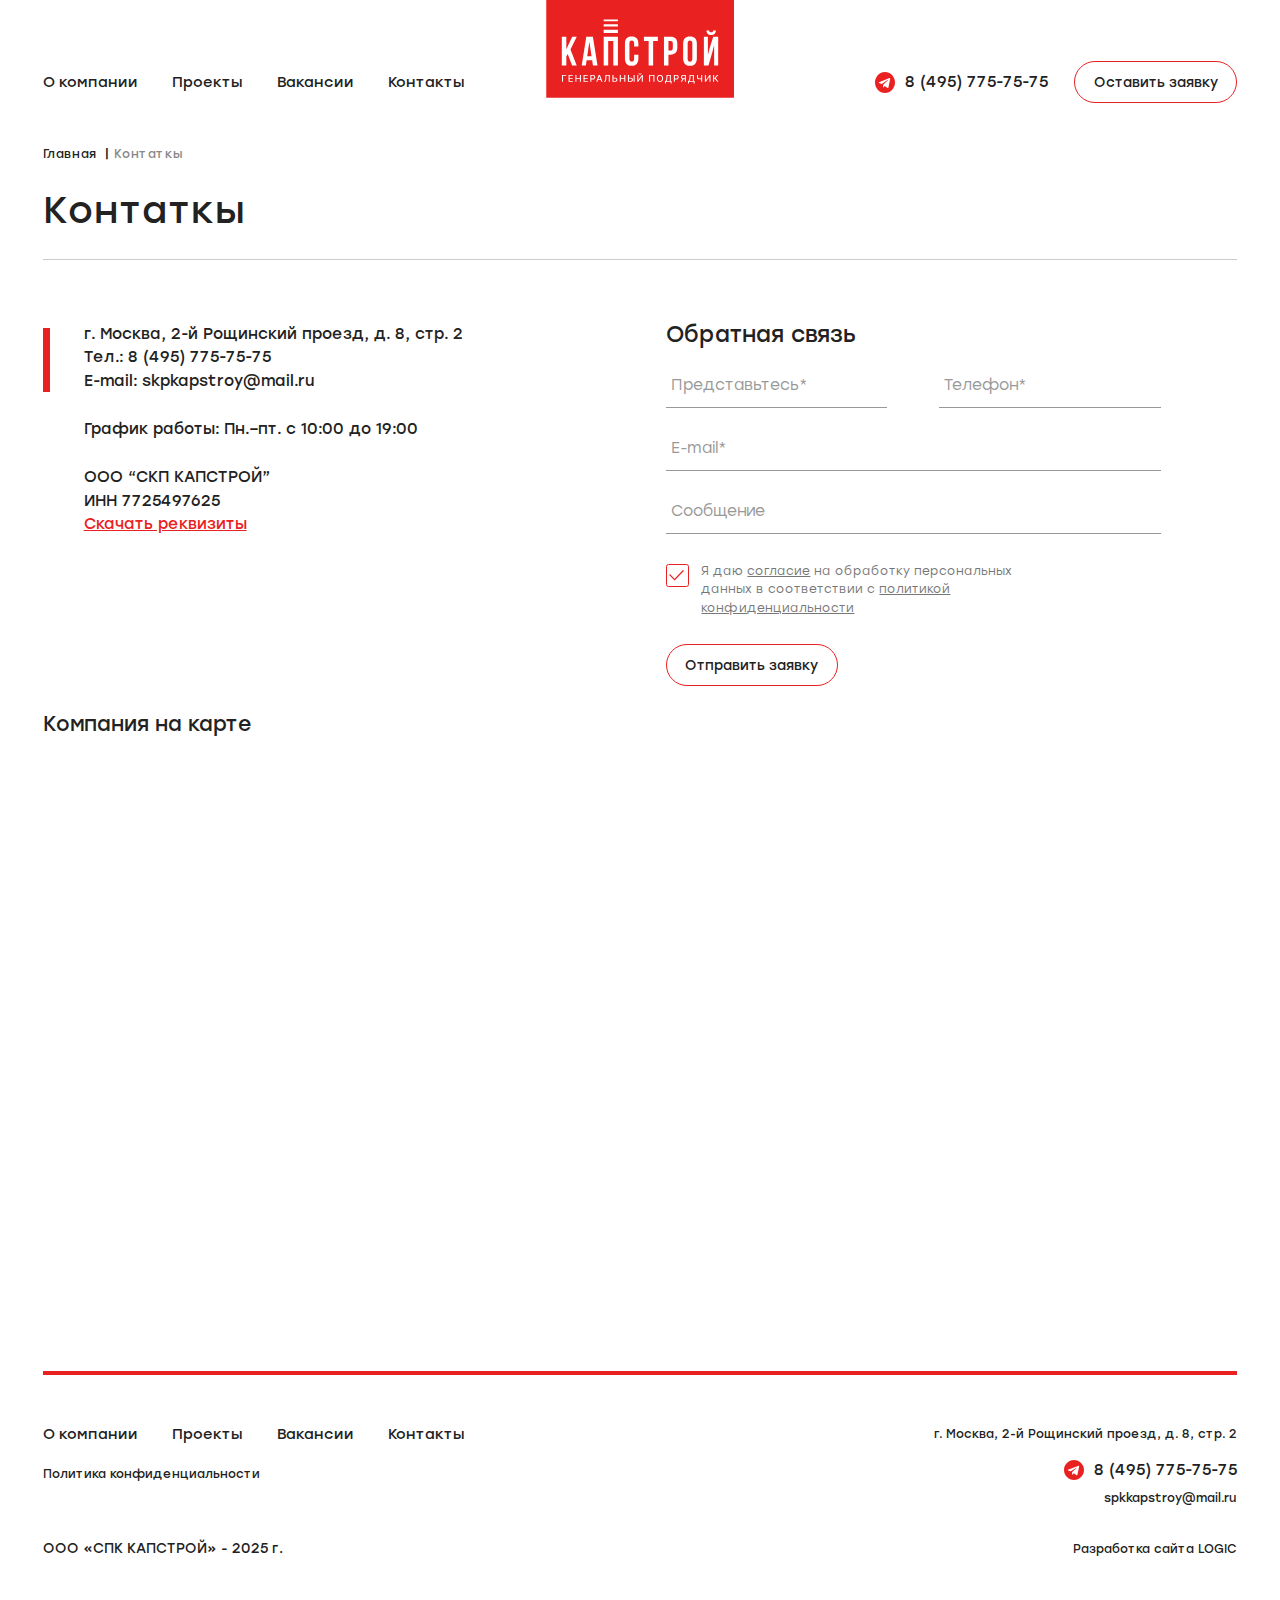
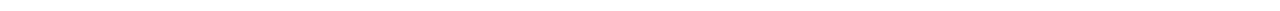
<file: contacts.html>
<!DOCTYPE html>
<html lang="ru">

<head>
    <meta charset="UTF-8">
    <meta name="viewport" content="width=device-width, initial-scale=1.0">
    <meta name="description" content="">
    <meta name="keywords" content="">
    <meta name="color-scheme" content="light only">
    <link rel="stylesheet" href="css/swiper-bundle.min.css">
    <link rel="stylesheet" href="css/fancybox.css">
    <link rel="stylesheet" href="css/odometer-theme-default.css">
    <link rel="stylesheet" href="css/style.min.css">
    <link rel="icon" href="img/favicon.svg" type="image/svg+xml">
    <title>Контаткы</title>
</head>


<body class="m-page">
    <div class="wrapper">
        <header class="header">
            <div class="container">
                <div class="header__inner">
                    <a href="" class="header__logo">
                        <img src="img/logo.svg" alt="">
                    </a>

                    <div class="menu">
                        <div class="menu__scroll">
                            <nav class="nav">
                                <ul>
                                    <li><a href="">О компании</a></li>
                                    <li><a href="">Проекты</a></li>
                                    <li><a href="">Вакансии</a></li>
                                    <li><a href="">Контакты</a></li>
                                    <li class="_hide-desktop"><a href="">Mob link</a></li>
                                    <li class="_hide-desktop"><a href="">Mob link 2</a></li>
                                </ul>
                            </nav>

                            <div class="header-contacts _flex">
                                <a href="" class="header-contacts__tg _flex">
                                    <img src="img/tg.svg" alt="">
                                    <span class="text18">8 (495) 775-75-75</span>
                                </a>
                                <a href="mailto:spkkapstroy@mail.ru" class="header-contacts__email">
                                    spkkapstroy@mail.ru
                                </a>
                                <button class="header-contacts__btn m-btn m-btn-red-outline">
                                    <span>Оставить заявку</span>
                                </button>
                            </div>
                        </div>
                    </div>

                    <button class="burger">
                        <span class="burger__icon"></span>
                        <span class="burger__text">MEНЮ</span>
                    </button>
                </div>
            </div>

        </header>
        <main class="content">

            <div class="contacts m-section _first">
                <div class="container">
                    <div class="breadcrumbs anim-newSing anim-newSing--transform">
                        <ul>
                            <li><a href="">Главная</a></li>
                            <li><span>Контаткы</span></li>
                        </ul>
                    </div>
                    <h1 class="h1 anim-newSing anim-newSing--transform">
                        Контаткы
                    </h1>
                    <div class="contacts__grid anim-newSing anim-newSing--transform">
                        <div class="contacts__col">
                            <div class="contacts-info anim-newSing anim-newSing--transform">
                                <div class="contacts-info__item">
                                    г. Москва, 2-й Рощинский проезд, д. 8, стр. 2 <br>
                                    Тел.: <a href="tel:84957757575">8 (495) 775-75-75</a> <br>
                                    E-mail: <a href="mailto:skpkapstroy@mail.ru">skpkapstroy@mail.ru</a>
                                </div>
                                <div class="contacts-info__item">
                                    График работы: Пн.–пт. с 10:00 до 19:00
                                </div>
                                <div class="contacts-info__item">
                                    ООО “СКП КАПСТРОЙ” <br>
                                    ИНН 7725497625  <br>
                                    <a href="" class="red-text underline-text">
                                        Скачать реквизиты
                                    </a>
                                </div>
                            </div>
                        </div>
                        <div class="contacts__col2">
                            <form action="" class="contacts-form anim-newSing anim-newSing--transform">
                                <div class="contacts-form__title">
                                    Обратная связь
                                </div>
                                <div class="contacts-form__grid">
                                    <div class="fg">
                                        <input type="text" placeholder="Представьтесь*">
                                    </div>
                                    <div class="fg">
                                        <input type="tel" placeholder="Телефон*">
                                    </div>
                                    <div class="fg _full">
                                        <input type="text" placeholder="E-mail*">
                                    </div>
                                    <div class="fg _full">
                                        <input type="text" placeholder="Сообщение">
                                    </div>
                                </div>
                                <div class="m-check">
                                    <input checked type="checkbox">
                                    <label>
                                        <span>
                                            Я даю <a href="">согласие</a> на обработку персональных данных в соответствии с <a
                                                href="">политикой конфиденциальности</a>
                                        </span>
                                    </label>
                                </div>
                                <div class="contacts-form__nav _flex">
                                    <button class="contacts-form__btn m-btn m-btn-red-outline">
                                        <span>Отправить заявку</span>
                                    </button>
                                </div>
                            </form>
                        </div>
                        <div class="contacts__col3">
                            <div class="contacts-address anim-newSing anim-newSing--transform">
                                <div class="contacts-address__title">
                                    Компания на карте
                                </div>
                                <div class="map">
                                    <script type="text/javascript" charset="utf-8" async src="https://api-maps.yandex.ru/services/constructor/1.0/js/?um=constructor%3A6179520f2e4cb4c8b2d0172d7522b008c90791ae3e597f97cf1604a5a59eb040&amp;width=100%&amp;height=100%&amp;lang=ru_RU&amp;scroll=true"></script>
                                </div>
                            </div>
                        </div>
                    </div>
                </div>
            </div>

        </main>
        <footer class="footer">
            <div class="container">
                <div class="footer__inner">
                    <div class="footer__top _flex-between">
                        <div class="footer__top-col">
                            <div class="footer-nav">
                                <ul>
                                    <li><a href="">О компании</a></li>
                                    <li><a href="">Проекты</a></li>
                                    <li><a href="">Вакансии</a></li>
                                    <li><a href="">Контакты</a></li>
                                </ul>
                            </div>
                        </div>
                        <div class="footer__top-col2">
                            <div class="footer__address text14">
                                г. Москва, <br> 2-й Рощинский проезд, д. 8, стр. 2
                            </div>
                        </div>
                    </div>
                    <div class="footer__middle _flex-between">
                        <div class="footer__middle-col">
                            <a href="" class="footer__conf text14">
                                Политика конфиденциальности
                            </a>
                        </div>
                        <div class="footer__middle-col2">
                            <div class="footer-contacts">
                                <a href="" class="footer-contacts__tg _flex">
                                    <img src="img/tg.svg" alt="">
                                    <span class="text18">8 (495) 775-75-75</span>
                                </a>
                                <a href="" class="footer-contacts__link">
                                    <span class="text14">spkkapstroy@mail.ru</span>
                                </a>
                            </div>
                        </div>
                    </div>
                    <div class="footer__bottom _flex-between">
                        <div class="footer__c">
                            ООО «СПК КАПСТРОЙ» - 2025 г.
                        </div>
                        <div class="footer__by text14">
                            Разработка сайта <a href="">LOGIC</a>
                        </div>
                    </div>
                </div>
            </div>

        </footer>
    </div>

    <script src="js/jquery.min.js"></script>
    <script src="js/jquery.maskedinput.min.js"></script>
    <script src="js/swiper-bundle.min.js"></script>
    <script src="js/fancybox.umd.js"></script>
    <script src="js/odometer.js"></script>
    <script src="js/main.min.js"></script>

</body>

</html>
</file>
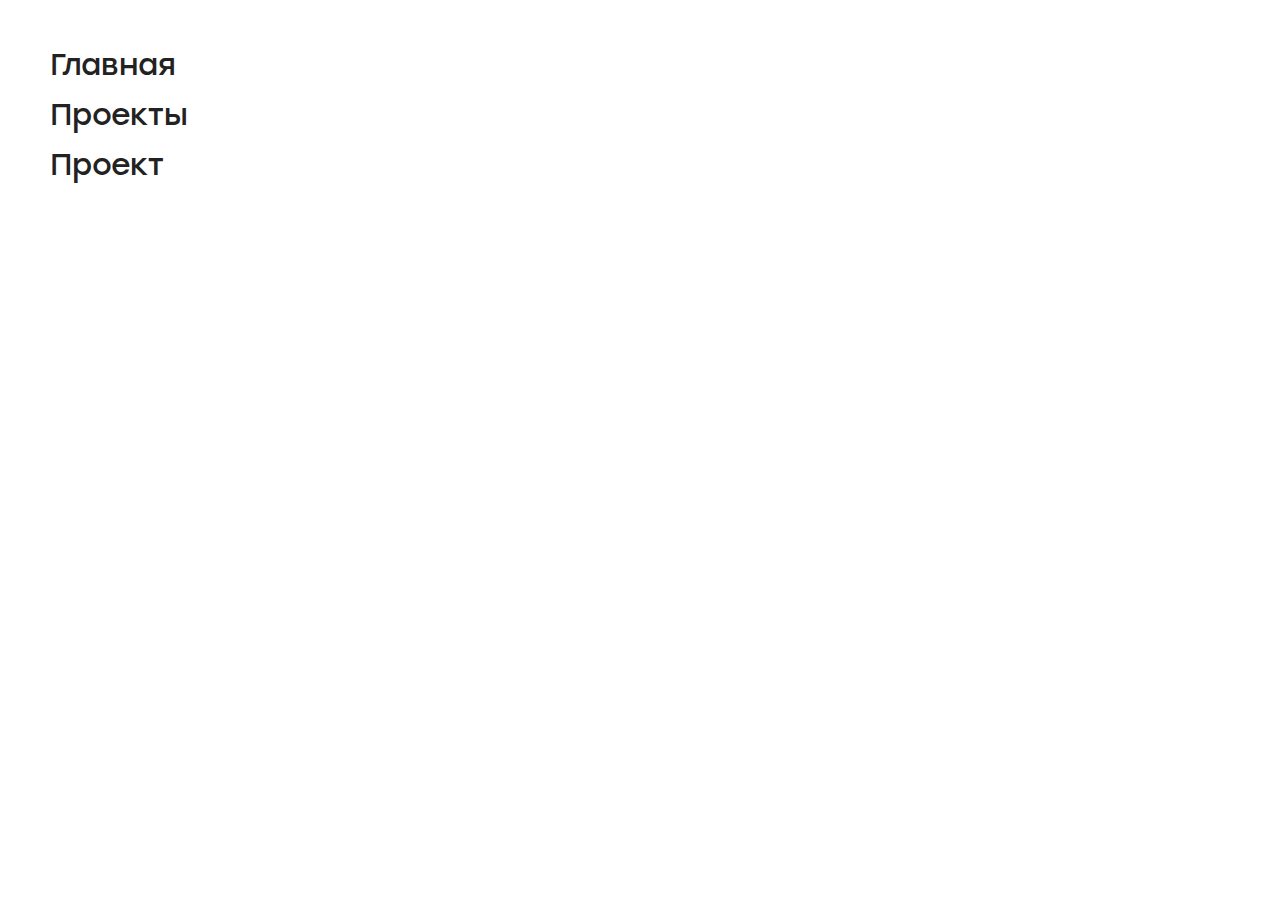
<file: nav.html>
<!DOCTYPE html>
<html lang="ru">

<head>
    <meta charset="UTF-8">
    <meta name="viewport" content="width=device-width, initial-scale=1.0">
    <meta name="description" content="">
    <meta name="keywords" content="">
    <meta name="color-scheme" content="light only">
    <link rel="stylesheet" href="css/swiper-bundle.min.css">
    <link rel="stylesheet" href="css/fancybox.css">
    <link rel="stylesheet" href="css/style.min.css">
    <link rel="icon" href="img/favicon.svg" type="image/svg+xml">
    <title>Главная</title>
</head>



<style>
    .wrapper a {
        font-size: 30px;
        text-transform: capitalize;
    }

    .wrapper button {
        margin-bottom: 25px;
        width: 300px;
        height: 45px;
    }
</style>

<body class="m-page">

    <div class="wrapper" style="padding: 50px;">
        <a href="index.html" style="display: block; margin-bottom: 20px;">
            Главная
        </a>
        <a href="projects.html" style="display: block; margin-bottom: 20px;">
            Проекты
        </a>
        <a href="project-item.html" style="display: block; margin-bottom: 20px;">
            Проект
        </a>




        <!--        <button style="border: 2px solid #000;margin-bottom: 20px;" data-bs-toggle="modal" data-bs-target="#quickOrder">-->
        <!--            Быстрый заказ-->
        <!--        </button>-->


    </div>







    <div class="modal" id="Modal">
        <div class="modal__bg modal-bg _close-modal"></div>
        <div class="modal__dialog">
            <div class="modal__top">
                <div class="text32 medium-text">
                    Title
                </div>
                <button class="close-btn _close-modal">
                    <img src="img/close.svg" alt="">
                </button>
            </div>
        </div>
    </div>

    <!--  -->
    <script src="js/jquery.min.js"></script>
    <script src="js/jquery.maskedinput.min.js"></script>
    <script src="js/swiper-bundle.min.js"></script>
    <script src="js/fancybox.umd.js"></script>
    <script src="js/main.min.js"></script>

</body>

</html>
</file>
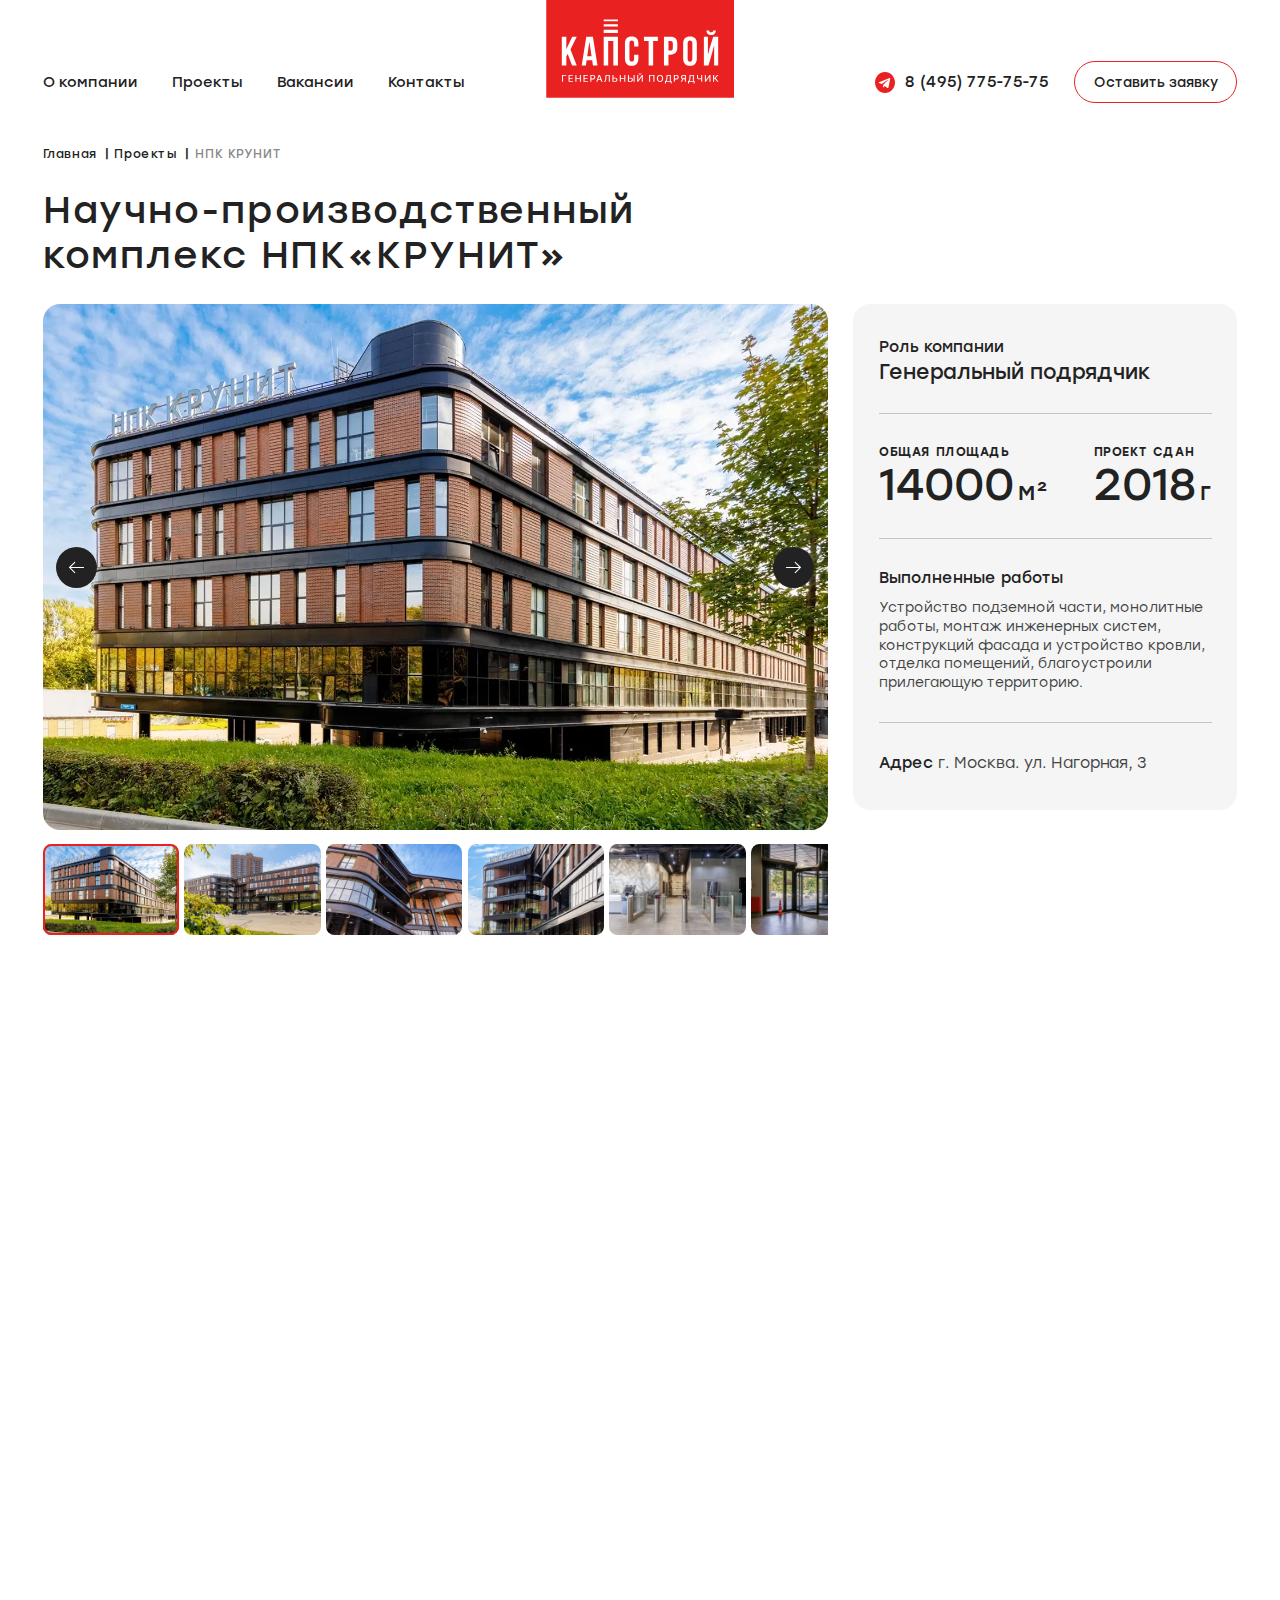
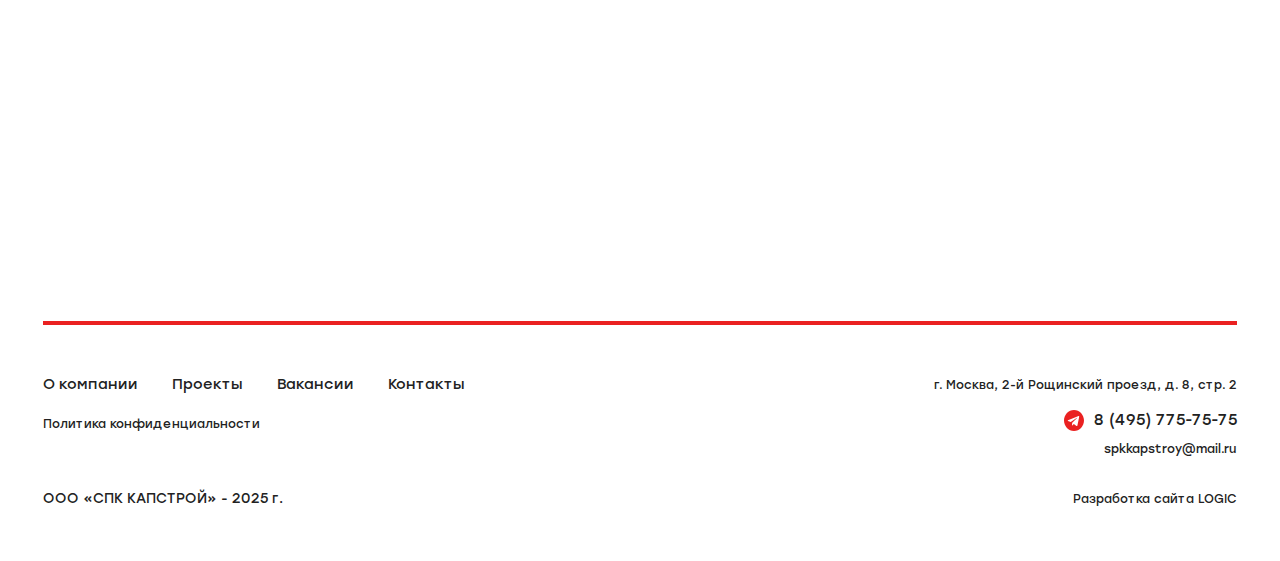
<file: project-item.html>
<!DOCTYPE html>
<html lang="ru">

<head>
    <meta charset="UTF-8">
    <meta name="viewport" content="width=device-width, initial-scale=1.0">
    <meta name="description" content="">
    <meta name="keywords" content="">
    <meta name="color-scheme" content="light only">
    <link rel="stylesheet" href="css/swiper-bundle.min.css">
    <link rel="stylesheet" href="css/fancybox.css">
    <link rel="stylesheet" href="css/odometer-theme-default.css">
    <link rel="stylesheet" href="css/style.min.css">
    <link rel="icon" href="img/favicon.svg" type="image/svg+xml">
    <title>Проект</title>
</head>


<body class="m-page">
    <div class="wrapper">
        <header class="header">
            <div class="container">
                <div class="header__inner">
                    <a href="" class="header__logo">
                        <img src="img/logo.svg" alt="">
                    </a>

                    <div class="menu">
                        <div class="menu__scroll">
                            <nav class="nav">
                                <ul>
                                    <li><a href="">О компании</a></li>
                                    <li><a href="">Проекты</a></li>
                                    <li><a href="">Вакансии</a></li>
                                    <li><a href="">Контакты</a></li>
                                    <li class="_hide-desktop"><a href="">Mob link</a></li>
                                    <li class="_hide-desktop"><a href="">Mob link 2</a></li>
                                </ul>
                            </nav>

                            <div class="header-contacts _flex">
                                <a href="" class="header-contacts__tg _flex">
                                    <img src="img/tg.svg" alt="">
                                    <span class="text18">8 (495) 775-75-75</span>
                                </a>
                                <a href="mailto:spkkapstroy@mail.ru" class="header-contacts__email">
                                    spkkapstroy@mail.ru
                                </a>
                                <button class="header-contacts__btn m-btn m-btn-red-outline">
                                    <span>Оставить заявку</span>
                                </button>
                            </div>
                        </div>
                    </div>

                    <button class="burger">
                        <span class="burger__icon"></span>
                        <span class="burger__text">MEНЮ</span>
                    </button>
                </div>
            </div>

        </header>
        <main class="content">

            <div class="project-item m-section _first">
                <div class="container">
                    <div class="breadcrumbs anim-newSing anim-newSing--transform">
                        <ul>
                            <li><a href="">Главная</a></li>
                            <li><a href="">Проекты</a></li>
                            <li><span>НПК КРУНИТ</span></li>
                        </ul>
                    </div>
                    <div class="project-item__top">
                        <h1 class="h1 anim-newSing anim-newSing--transform">
                            Научно-производственный комплекс НПК«КРУНИТ»
                        </h1>
                    </div>
                    <div class="project-item__grid">
                        <div class="gallery anim-newSing anim-newSing--transform">
                            <div class="gallery__big">
                                <div class="swiper mySwiper2">
                                    <div class="swiper-wrapper gallery-group">
                                        <div class="swiper-slide">
                                            <a href="img/gallery.webp" class="gallery__img" data-fancybox="@@album">
                                                <img src="img/gallery.webp" alt="Галлерея">
                                            </a>
                                        </div>
                                        <div class="swiper-slide">
                                            <a href="img/gallery2.webp" class="gallery__img" data-fancybox="@@album">
                                                <img src="img/gallery2.webp" alt="Галлерея">
                                            </a>
                                        </div>
                                        <div class="swiper-slide">
                                            <a href="img/gallery3.webp" class="gallery__img" data-fancybox="@@album">
                                                <img src="img/gallery3.webp" alt="Галлерея">
                                            </a>
                                        </div>
                                        <div class="swiper-slide">
                                            <a href="img/gallery4.webp" class="gallery__img" data-fancybox="@@album">
                                                <img src="img/gallery4.webp" alt="Галлерея">
                                            </a>
                                        </div>
                                        <div class="swiper-slide">
                                            <a href="img/gallery5.webp" class="gallery__img" data-fancybox="@@album">
                                                <img src="img/gallery5.webp" alt="Галлерея">
                                            </a>
                                        </div>
                                        <div class="swiper-slide">
                                            <a href="img/gallery6.webp" class="gallery__img" data-fancybox="@@album">
                                                <img src="img/gallery6.webp" alt="Галлерея">
                                            </a>
                                        </div>
                                    </div>
                                </div>
                                <div class="swiper-nav">
                                    <div class="swiper-button swiper-button-prev">
                                        <svg xmlns="http://www.w3.org/2000/svg" width="48" height="48" viewBox="0 0 48 48" fill="none">
                                            <rect width="48" height="48" rx="24" fill="#EA2121" />
                                            <path d="M16.5515 24.6093H32.3082C32.4756 24.6093 32.6362 24.5428 32.7546 24.4245C32.8729 24.3061 32.9395 24.1455 32.9395 23.9781C32.9395 23.8107 32.8729 23.6502 32.7546 23.5318C32.6362 23.4134 32.4756 23.3469 32.3082 23.3469H16.5515C16.3841 23.3469 16.2235 23.4134 16.1052 23.5318C15.9868 23.6502 15.9203 23.8107 15.9203 23.9781C15.9203 24.1455 15.9868 24.3061 16.1052 24.4245C16.2235 24.5428 16.3841 24.6093 16.5515 24.6093Z" fill="white" />
                                            <path d="M22.425 17.4463C22.3066 17.3279 22.146 17.2614 21.9786 17.2614C21.8112 17.2614 21.6506 17.3279 21.5322 17.4463L15.4454 23.5325C15.327 23.6508 15.2605 23.8114 15.2605 23.9788C15.2605 24.1462 15.327 24.3068 15.4454 24.4251L21.5322 30.5113C21.6506 30.6297 21.8112 30.6962 21.9786 30.6962C22.146 30.6962 22.3066 30.6297 22.425 30.5113C22.5434 30.393 22.6099 30.2324 22.6099 30.065C22.6099 29.8976 22.5434 29.737 22.425 29.6187L16.7845 23.9788L22.425 18.3389C22.5434 18.2206 22.6099 18.06 22.6099 17.8926C22.6099 17.7252 22.5434 17.5646 22.425 17.4463Z" fill="white" />
                                        </svg>
                                    </div>
                                    <div class="swiper-button swiper-button-next">
                                        <svg xmlns="http://www.w3.org/2000/svg" width="48" height="48" viewBox="0 0 48 48" fill="none">
                                            <rect width="48" height="48" rx="24" transform="matrix(-1 0 0 1 48 0)" fill="#EA2121" />
                                            <path d="M31.4485 24.6093H15.6918C15.5244 24.6093 15.3638 24.5428 15.2454 24.4245C15.1271 24.3061 15.0605 24.1455 15.0605 23.9781C15.0605 23.8107 15.1271 23.6502 15.2454 23.5318C15.3638 23.4134 15.5244 23.3469 15.6918 23.3469H31.4485C31.6159 23.3469 31.7765 23.4134 31.8948 23.5318C32.0132 23.6502 32.0797 23.8107 32.0797 23.9781C32.0797 24.1455 32.0132 24.3061 31.8948 24.4245C31.7765 24.5428 31.6159 24.6093 31.4485 24.6093Z" fill="white" />
                                            <path d="M25.575 17.4463C25.6934 17.3279 25.854 17.2614 26.0214 17.2614C26.1888 17.2614 26.3494 17.3279 26.4678 17.4463L32.5546 23.5325C32.673 23.6508 32.7395 23.8114 32.7395 23.9788C32.7395 24.1462 32.673 24.3068 32.5546 24.4251L26.4678 30.5113C26.3494 30.6297 26.1888 30.6962 26.0214 30.6962C25.854 30.6962 25.6934 30.6297 25.575 30.5113C25.4566 30.393 25.3901 30.2324 25.3901 30.065C25.3901 29.8976 25.4566 29.737 25.575 29.6187L31.2155 23.9788L25.575 18.3389C25.4566 18.2206 25.3901 18.06 25.3901 17.8926C25.3901 17.7252 25.4566 17.5646 25.575 17.4463Z" fill="white" />
                                        </svg>
                                    </div>
                                </div>

                            </div>

                            <div class="gallery__small">
                                <div thumbsSlider class="swiper mySwiper">
                                    <div class="swiper-wrapper">
                                        <div class="swiper-slide">
                                            <div class="gallery__img">
                                                <img src="img/gallery.webp" alt="Галлерея">
                                            </div>
                                        </div>
                                        <div class="swiper-slide">
                                            <div class="gallery__img">
                                                <img src="img/gallery2.webp" alt="Галлерея">
                                            </div>
                                        </div>
                                        <div class="swiper-slide">
                                            <div class="gallery__img">
                                                <img src="img/gallery3.webp" alt="Галлерея">
                                            </div>
                                        </div>
                                        <div class="swiper-slide">
                                            <div class="gallery__img">
                                                <img src="img/gallery4.webp" alt="Галлерея">
                                            </div>
                                        </div>
                                        <div class="swiper-slide">
                                            <div class="gallery__img">
                                                <img src="img/gallery5.webp" alt="Галлерея">
                                            </div>
                                        </div>
                                        <div class="swiper-slide">
                                            <div class="gallery__img">
                                                <img src="img/gallery6.webp" alt="Галлерея">
                                            </div>
                                        </div>
                                    </div>
                                </div>
                            </div>

                        </div>


                        <div class="project-item__sidebar">
                            <div class="project-info anim-newSing anim-newSing--transform">
                                <div class="project-info__top">
                                    <div class="project-info__subtitle text18 text16-tablet">Роль компании</div>
                                    <div class="project-info__title">Генеральный подрядчик</div>
                                </div>
                                <div class="project-info__props">
                                    <div class="project-info__prop">
                                        <div class="project-info__prop-title">
                                            ОБЩАЯ ПЛОЩАДЬ
                                        </div>
                                        <div class="project-info__prop-bottom">
                                            <span class="project-info__prop-num">14000</span>
                                            <span class="project-info__prop-measure">м²</span>
                                        </div>
                                    </div>
                                    <div class="project-info__prop">
                                        <div class="project-info__prop-title">
                                            ПРОЕКТ СДАН
                                        </div>
                                        <div class="project-info__prop-bottom">
                                            <span class="project-info__prop-num">2018</span>
                                            <span class="project-info__prop-measure">г</span>
                                        </div>
                                    </div>
                                </div>
                                <div class="project-info__group">
                                    <div class="project-info__group-title text18">
                                        Выполненные работы
                                    </div>
                                    <div class="project-info__group-desc">
                                        Устройство подземной части, монолитные работы, монтаж инженерных систем, конструкций фасада и устройство кровли, отделка помещений, благоустроили прилегающую территорию. 
                                    </div>
                                </div>
                                <div class="project-info__group">
                                    <div class="project-info__group-title text18">
                                        Адрес <span>г. Москва. ул. Нагорная, 3</span>
                                    </div>
                                </div>
                            </div>
                        </div>

                        <div class="project-info2 anim-newSing anim-newSing--transform">
                            <!--                            <div class="project-info2__title">-->
                            <!--                                Научно - производственный комплекс по производству электроники и приборостроению-->
                            <!--                            </div>-->
                            <div class="project-info2__desc text20 text16-tablet">
                                Площади НПК арендуют компании из высокотехнологичных отраслей: нанотехнологии, приборостроение, медицина. Для арендаторов созданы удобные подъезды, качественная отделка помещений и удобная разводка сетей.
                            </div>
                            <div class="project-info2__nav _flex">
                                <a href="" class="arrow-link _reverse">
                                    <img src="img/arrow-left.svg" alt="">
                                    <span class="text18 text14-tablet">Вернуться назад</span>
                                </a>
                            </div>
                        </div>
                    </div>
                </div>
            </div>

            <div class="projects-collection m-section">
                <div class="container">
                    <div class="projects-collection__title text24 text20-tablet anim-newSing anim-newSing--transform">
                        Другие проекты
                    </div>
                    <div class="projects-slider slider anim-newSing anim-newSing--transform">
                        <div class="slider__wrap">
                            <div class="swiper-container">
                                <div class="swiper-wrapper">
                                    <div class="swiper-slide">
                                        <div class="project-card2 ">
                                            <div class="project-card2__top">
                                                <a href="" class="project-card2__img _scale-img">
                                                    <img src="img/project-img5.webp" alt="">
                                                </a>

                                                <div class="project-card2__badges">
                                                    <div class="project-card2__badge">
                                                        <span>Площадь: 25000 м²</span>
                                                    </div>


                                                    <div class="project-card2__badge _red">
                                                        <span>В реализации</span>
                                                    </div>

                                                </div>
                                            </div>

                                            <div class="project-card2__bottom">
                                                <div class="project-card2__title">
                                                    <a href="">Жилой комплекс EGODOM</a>
                                                </div>
                                                <div class="project-card2__desc text18 text16-tablet">Технический заказчик</div>
                                                <div class="project-card2__address text18 text16-tablet">Адрес: ул. Новоалексеевская, 22а </div>
                                            </div>
                                        </div>

                                    </div>
                                    <div class="swiper-slide">
                                        <div class="project-card2 ">
                                            <div class="project-card2__top">
                                                <a href="" class="project-card2__img _scale-img">
                                                    <img src="img/project-img6.webp" alt="">
                                                </a>

                                                <div class="project-card2__badges">
                                                    <div class="project-card2__badge">
                                                        <span>Площадь: 790 м²</span>
                                                    </div>

                                                    <div class="project-card2__badge">
                                                        <span>Реализован</span>
                                                    </div>


                                                </div>
                                            </div>

                                            <div class="project-card2__bottom">
                                                <div class="project-card2__title">
                                                    <a href="">Торговый центр</a>
                                                </div>
                                                <div class="project-card2__desc text18 text16-tablet">Генподрядчик и техзаказчик</div>
                                                <div class="project-card2__address text18 text16-tablet">Адрес: ул. Профсоюзная, 61/1</div>
                                            </div>
                                        </div>

                                    </div>
                                    <div class="swiper-slide">
                                        <div class="project-card2 ">
                                            <div class="project-card2__top">
                                                <a href="" class="project-card2__img _scale-img">
                                                    <img src="img/project-img7.webp" alt="">
                                                </a>

                                                <div class="project-card2__badges">
                                                    <div class="project-card2__badge">
                                                        <span>Площадь: 10000 м²</span>
                                                    </div>

                                                    <div class="project-card2__badge">
                                                        <span>Реализован</span>
                                                    </div>


                                                </div>
                                            </div>

                                            <div class="project-card2__bottom">
                                                <div class="project-card2__title">
                                                    <a href="">Жилой дом</a>
                                                </div>
                                                <div class="project-card2__desc text18 text16-tablet">Подрядчик</div>
                                                <div class="project-card2__address text18 text16-tablet">Адрес: ул. Наличная, 3</div>
                                            </div>
                                        </div>

                                    </div>
                                    <div class="swiper-slide">
                                        <div class="project-card2 ">
                                            <div class="project-card2__top">
                                                <a href="" class="project-card2__img _scale-img">
                                                    <img src="img/project-img4.webp" alt="">
                                                </a>

                                                <div class="project-card2__badges">
                                                    <div class="project-card2__badge">
                                                        <span>Площадь: 14000 м²</span>
                                                    </div>

                                                    <div class="project-card2__badge">
                                                        <span>Реализован</span>
                                                    </div>


                                                </div>
                                            </div>

                                            <div class="project-card2__bottom">
                                                <div class="project-card2__title">
                                                    <a href="">Научно-производственный комплекс «КРУНИТ»</a>
                                                </div>
                                                <div class="project-card2__desc text18 text16-tablet">Генеральный подрядчик</div>
                                                <div class="project-card2__address text18 text16-tablet">Адрес: ул. Нагорная, 3</div>
                                            </div>
                                        </div>

                                    </div>
                                </div>
                            </div>
                        </div>
                    </div>
                </div>

            </div>

        </main>
        <footer class="footer">
            <div class="container">
                <div class="footer__inner">
                    <div class="footer__top _flex-between">
                        <div class="footer__top-col">
                            <div class="footer-nav">
                                <ul>
                                    <li><a href="">О компании</a></li>
                                    <li><a href="">Проекты</a></li>
                                    <li><a href="">Вакансии</a></li>
                                    <li><a href="">Контакты</a></li>
                                </ul>
                            </div>
                        </div>
                        <div class="footer__top-col2">
                            <div class="footer__address text14">
                                г. Москва, <br> 2-й Рощинский проезд, д. 8, стр. 2
                            </div>
                        </div>
                    </div>
                    <div class="footer__middle _flex-between">
                        <div class="footer__middle-col">
                            <a href="" class="footer__conf text14">
                                Политика конфиденциальности
                            </a>
                        </div>
                        <div class="footer__middle-col2">
                            <div class="footer-contacts">
                                <a href="" class="footer-contacts__tg _flex">
                                    <img src="img/tg.svg" alt="">
                                    <span class="text18">8 (495) 775-75-75</span>
                                </a>
                                <a href="" class="footer-contacts__link">
                                    <span class="text14">spkkapstroy@mail.ru</span>
                                </a>
                            </div>
                        </div>
                    </div>
                    <div class="footer__bottom _flex-between">
                        <div class="footer__c">
                            ООО «СПК КАПСТРОЙ» - 2025 г.
                        </div>
                        <div class="footer__by text14">
                            Разработка сайта <a href="">LOGIC</a>
                        </div>
                    </div>
                </div>
            </div>

        </footer>
    </div>

    <script src="js/jquery.min.js"></script>
    <script src="js/jquery.maskedinput.min.js"></script>
    <script src="js/swiper-bundle.min.js"></script>
    <script src="js/fancybox.umd.js"></script>
    <script src="js/odometer.js"></script>
    <script src="js/main.min.js"></script>

</body>

</html>
</file>
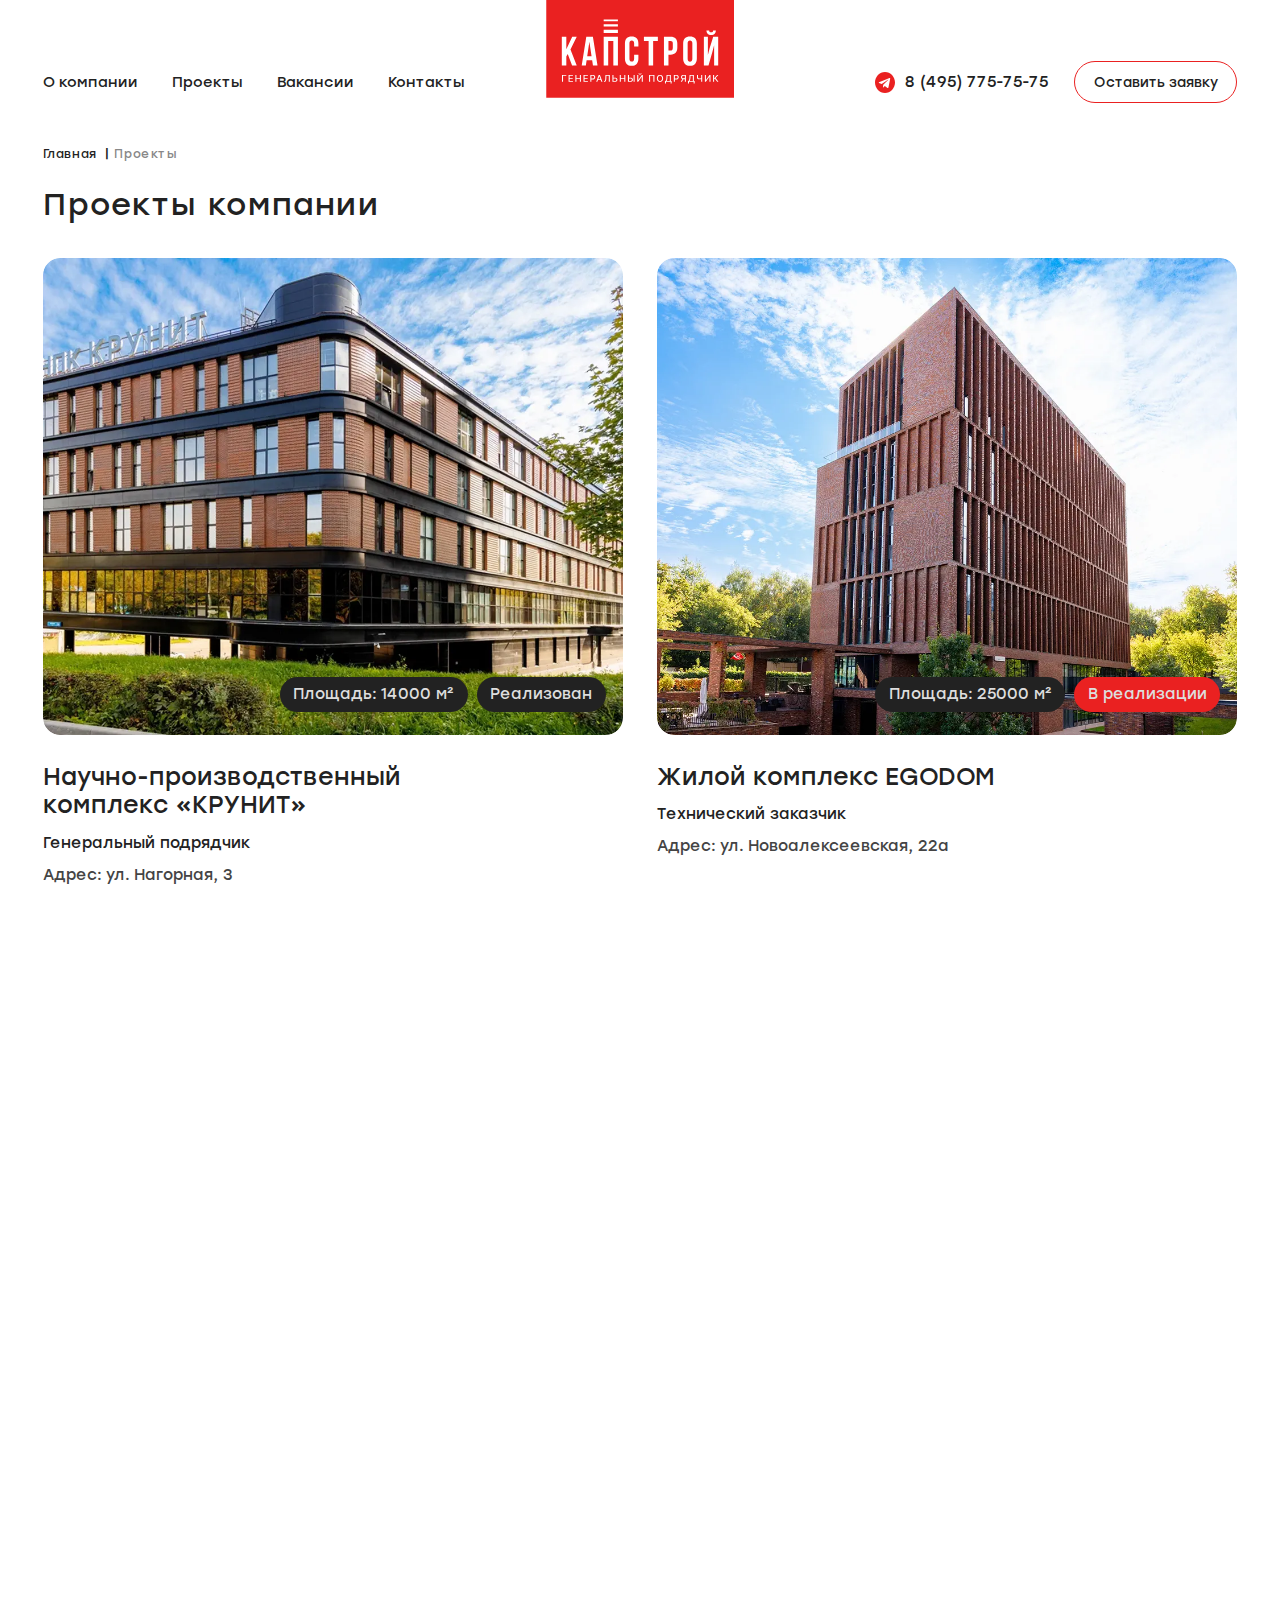
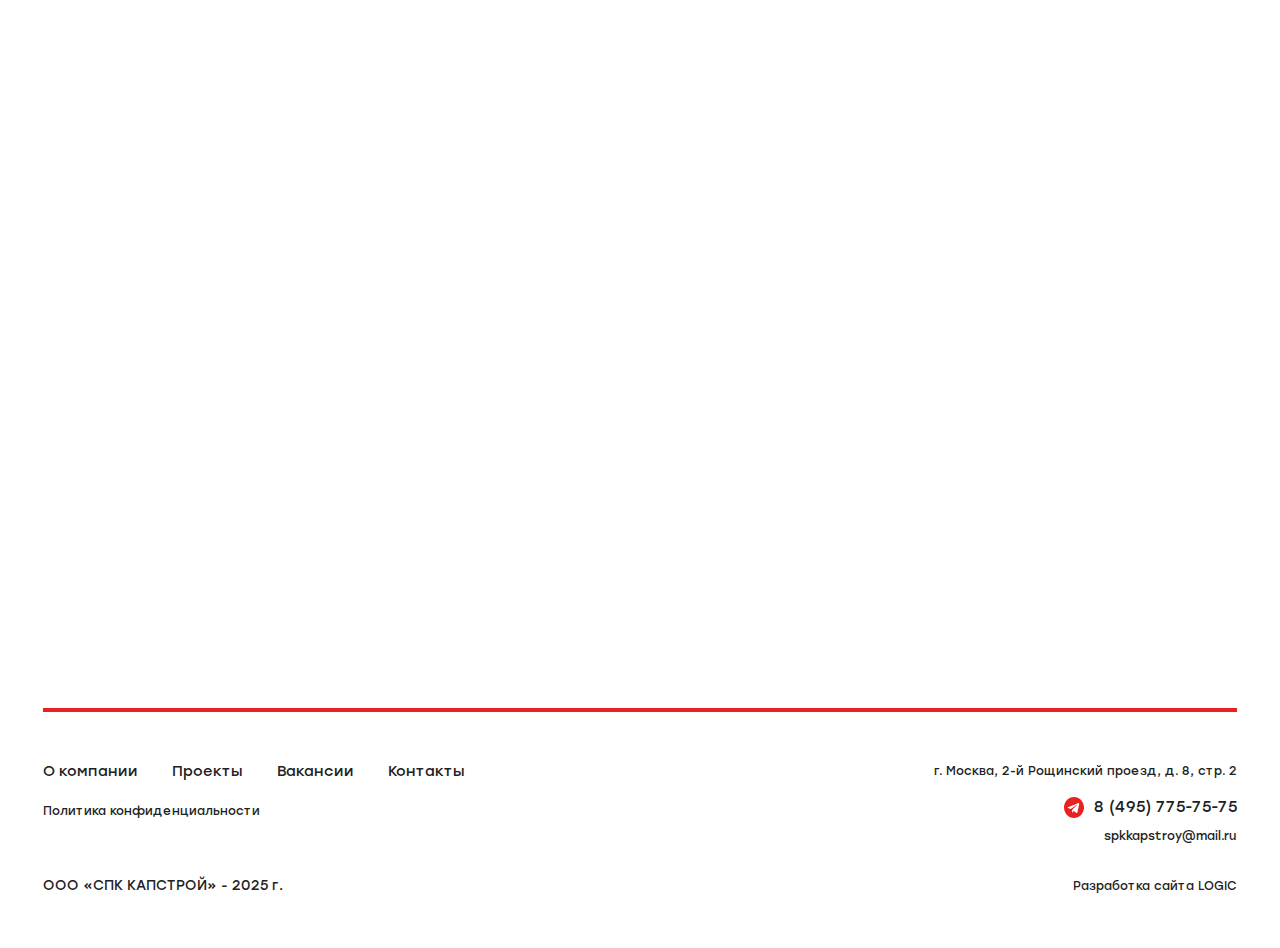
<file: projects.html>
<!DOCTYPE html>
<html lang="ru">

<head>
    <meta charset="UTF-8">
    <meta name="viewport" content="width=device-width, initial-scale=1.0">
    <meta name="description" content="">
    <meta name="keywords" content="">
    <meta name="color-scheme" content="light only">
    <link rel="stylesheet" href="css/swiper-bundle.min.css">
    <link rel="stylesheet" href="css/fancybox.css">
    <link rel="stylesheet" href="css/odometer-theme-default.css">
    <link rel="stylesheet" href="css/style.min.css">
    <link rel="icon" href="img/favicon.svg" type="image/svg+xml">
    <title>Проекты</title>
</head>


<body class="m-page">
    <div class="wrapper">
        <header class="header">
            <div class="container">
                <div class="header__inner">
                    <a href="" class="header__logo">
                        <img src="img/logo.svg" alt="">
                    </a>

                    <div class="menu">
                        <div class="menu__scroll">
                            <nav class="nav">
                                <ul>
                                    <li><a href="">О компании</a></li>
                                    <li><a href="">Проекты</a></li>
                                    <li><a href="">Вакансии</a></li>
                                    <li><a href="">Контакты</a></li>
                                    <li class="_hide-desktop"><a href="">Mob link</a></li>
                                    <li class="_hide-desktop"><a href="">Mob link 2</a></li>
                                </ul>
                            </nav>

                            <div class="header-contacts _flex">
                                <a href="" class="header-contacts__tg _flex">
                                    <img src="img/tg.svg" alt="">
                                    <span class="text18">8 (495) 775-75-75</span>
                                </a>
                                <a href="mailto:spkkapstroy@mail.ru" class="header-contacts__email">
                                    spkkapstroy@mail.ru
                                </a>
                                <button class="header-contacts__btn m-btn m-btn-red-outline">
                                    <span>Оставить заявку</span>
                                </button>
                            </div>
                        </div>
                    </div>

                    <button class="burger">
                        <span class="burger__icon"></span>
                        <span class="burger__text">MEНЮ</span>
                    </button>
                </div>
            </div>

        </header>
        <main class="content">

            <div class="projects-page m-section _first">
                <div class="container">
                    <div class="breadcrumbs anim-newSing anim-newSing--transform">
                        <ul>
                            <li><a href="">Главная</a></li>
                            <li><span>Проекты</span></li>
                        </ul>
                    </div>
                    <h1 class="h2 anim-newSing anim-newSing--transform">
                        Проекты компании
                    </h1>
                    <div class="projects-page__grid">
                        <div class="project-card2  anim-newSing anim-newSing--transform">
                            <div class="project-card2__top">
                                <a href="" class="project-card2__img _scale-img">
                                    <img src="img/project-img4.webp" alt="">
                                </a>

                                <div class="project-card2__badges">
                                    <div class="project-card2__badge">
                                        <span>Площадь: 14000 м²</span>
                                    </div>

                                    <div class="project-card2__badge">
                                        <span>Реализован</span>
                                    </div>


                                </div>
                            </div>

                            <div class="project-card2__bottom">
                                <div class="project-card2__title">
                                    <a href="">Научно-производственный комплекс «КРУНИТ»</a>
                                </div>
                                <div class="project-card2__desc text18 text16-tablet">Генеральный подрядчик</div>
                                <div class="project-card2__address text18 text16-tablet">Адрес: ул. Нагорная, 3</div>
                            </div>
                        </div>

                        <div class="project-card2  anim-newSing anim-newSing--transform">
                            <div class="project-card2__top">
                                <a href="" class="project-card2__img _scale-img">
                                    <img src="img/project-img5.webp" alt="">
                                </a>

                                <div class="project-card2__badges">
                                    <div class="project-card2__badge">
                                        <span>Площадь: 25000 м²</span>
                                    </div>


                                    <div class="project-card2__badge _red">
                                        <span>В реализации</span>
                                    </div>

                                </div>
                            </div>

                            <div class="project-card2__bottom">
                                <div class="project-card2__title">
                                    <a href="">Жилой комплекс EGODOM</a>
                                </div>
                                <div class="project-card2__desc text18 text16-tablet">Технический заказчик</div>
                                <div class="project-card2__address text18 text16-tablet">Адрес: ул. Новоалексеевская, 22а </div>
                            </div>
                        </div>

                        <div class="project-card2  anim-newSing anim-newSing--transform">
                            <div class="project-card2__top">
                                <a href="" class="project-card2__img _scale-img">
                                    <img src="img/project-img6.webp" alt="">
                                </a>

                                <div class="project-card2__badges">
                                    <div class="project-card2__badge">
                                        <span>Площадь: 790 м²</span>
                                    </div>

                                    <div class="project-card2__badge">
                                        <span>Реализован</span>
                                    </div>


                                </div>
                            </div>

                            <div class="project-card2__bottom">
                                <div class="project-card2__title">
                                    <a href="">Торговый центр</a>
                                </div>
                                <div class="project-card2__desc text18 text16-tablet">Генподрядчик и техзаказчик</div>
                                <div class="project-card2__address text18 text16-tablet">Адрес: ул. Профсоюзная, 61/1</div>
                            </div>
                        </div>

                        <div class="project-card2  anim-newSing anim-newSing--transform">
                            <div class="project-card2__top">
                                <a href="" class="project-card2__img _scale-img">
                                    <img src="img/project-img7.webp" alt="">
                                </a>

                                <div class="project-card2__badges">
                                    <div class="project-card2__badge">
                                        <span>Площадь: 10000 м²</span>
                                    </div>

                                    <div class="project-card2__badge">
                                        <span>Реализован</span>
                                    </div>


                                </div>
                            </div>

                            <div class="project-card2__bottom">
                                <div class="project-card2__title">
                                    <a href="">Жилой дом</a>
                                </div>
                                <div class="project-card2__desc text18 text16-tablet">Подрядчик</div>
                                <div class="project-card2__address text18 text16-tablet">Адрес: ул. Наличная, 3</div>
                            </div>
                        </div>

                    </div>
                </div>
            </div>

            <div class="competence">
                <div class="container anim-newSing">
                    <div class="competence__inner">
                        <div class="competence__col">
                            <div class="text24 text20-tablet caps-text anim-newSing anim-newSing--transform">
                                КОМПЕТЕНТНОСТЬ
                            </div>
                            <div class="competence__bottom">
                                <div class="competence__text anim-newSing anim-newSing--transform">
                                    <div class="competence__title">
                                        «СПК КАПСТРОЙ» — это команда специалистов с многолетним опытом в сфере строительства.
                                    </div>
                                    <div class="competence__desc">
                                        К нам обращаются, если на проект нужен технический заказчик, генподрядчик или подрядчик.
                                    </div>
                                </div>
                                <div class="competence__nav anim-newSing anim-newSing--transform">
                                    <a href="" class="competence__link m-btn m-btn-red-outline m-btn-red-outline--white">
                                        <span>Подробнее</span>
                                        <svg xmlns="http://www.w3.org/2000/svg" width="21" height="17" viewBox="0 0 21 17" fill="none">
                                            <path d="M19.1827 9.23788H0.738934C0.542956 9.23788 0.355005 9.16004 0.216428 9.02148C0.0778512 8.88291 0 8.69497 0 8.49901C0 8.30305 0.0778512 8.11512 0.216428 7.97655C0.355005 7.83799 0.542956 7.76013 0.738934 7.76013H19.1827C19.3787 7.76013 19.5667 7.83799 19.7052 7.97655C19.8438 8.11512 19.9217 8.30305 19.9217 8.49901C19.9217 8.69497 19.8438 8.88291 19.7052 9.02148C19.5667 9.16004 19.3787 9.23788 19.1827 9.23788Z" fill="#EA2121" />
                                            <path d="M12.3076 0.85322C12.4462 0.714654 12.6341 0.636809 12.8301 0.636809C13.0261 0.636808 13.214 0.714654 13.3526 0.85322L20.4775 7.97754C20.6161 8.1161 20.6939 8.30404 20.6939 8.5C20.6939 8.69596 20.6161 8.8839 20.4775 9.02246L13.3526 16.1468C13.214 16.2853 13.0261 16.3632 12.8301 16.3632C12.6341 16.3632 12.4462 16.2853 12.3076 16.1468C12.169 16.0082 12.0912 15.8203 12.0912 15.6243C12.0912 15.4284 12.169 15.2404 12.3076 15.1019L18.91 8.5L12.3076 1.89815C12.169 1.75958 12.0912 1.57165 12.0912 1.37568C12.0912 1.17972 12.169 0.991786 12.3076 0.85322Z" fill="#EA2121" />
                                        </svg>
                                    </a>
                                </div>
                            </div>
                        </div>
                        <div class="competence__col2">
                            <div class="competence__items">
                                <div class="competence__item anim-newSing anim-newSing--transform">
                                    <div class="competence__item-num">
                                        01 /
                                    </div>
                                    <div class="competence__item-text">
                                        Организовать <br>и подготовить строительство
                                    </div>
                                </div>
                                <div class="competence__item anim-newSing anim-newSing--transform">
                                    <div class="competence__item-num">
                                        02 /
                                    </div>
                                    <div class="competence__item-text">
                                        Выполнить монолитные работы
                                    </div>
                                </div>
                                <div class="competence__item anim-newSing anim-newSing--transform">
                                    <div class="competence__item-num">
                                        03 /
                                    </div>
                                    <div class="competence__item-text">
                                        Смонтировать внутренние инженерные системы здания
                                    </div>
                                </div>
                                <div class="competence__item anim-newSing anim-newSing--transform">
                                    <div class="competence__item-num">
                                        04 /
                                    </div>
                                    <div class="competence__item-text">
                                        Выполнить фасадные <br> и кровельные работы
                                    </div>
                                </div>
                                <div class="competence__item anim-newSing anim-newSing--transform">
                                    <div class="competence__item-num">
                                        05 /
                                    </div>
                                    <div class="competence__item-text">
                                        Провести отделку <br> помещений
                                    </div>
                                </div>
                                <div class="competence__item anim-newSing anim-newSing--transform">
                                    <div class="competence__item-num">
                                        06 /
                                    </div>
                                    <div class="competence__item-text">
                                        Благоустроить территорию
                                    </div>
                                </div>
                            </div>
                        </div>
                    </div>
                </div>

            </div>

        </main>
        <footer class="footer">
            <div class="container">
                <div class="footer__inner">
                    <div class="footer__top _flex-between">
                        <div class="footer__top-col">
                            <div class="footer-nav">
                                <ul>
                                    <li><a href="">О компании</a></li>
                                    <li><a href="">Проекты</a></li>
                                    <li><a href="">Вакансии</a></li>
                                    <li><a href="">Контакты</a></li>
                                </ul>
                            </div>
                        </div>
                        <div class="footer__top-col2">
                            <div class="footer__address text14">
                                г. Москва, <br> 2-й Рощинский проезд, д. 8, стр. 2
                            </div>
                        </div>
                    </div>
                    <div class="footer__middle _flex-between">
                        <div class="footer__middle-col">
                            <a href="" class="footer__conf text14">
                                Политика конфиденциальности
                            </a>
                        </div>
                        <div class="footer__middle-col2">
                            <div class="footer-contacts">
                                <a href="" class="footer-contacts__tg _flex">
                                    <img src="img/tg.svg" alt="">
                                    <span class="text18">8 (495) 775-75-75</span>
                                </a>
                                <a href="" class="footer-contacts__link">
                                    <span class="text14">spkkapstroy@mail.ru</span>
                                </a>
                            </div>
                        </div>
                    </div>
                    <div class="footer__bottom _flex-between">
                        <div class="footer__c">
                            ООО «СПК КАПСТРОЙ» - 2025 г.
                        </div>
                        <div class="footer__by text14">
                            Разработка сайта <a href="">LOGIC</a>
                        </div>
                    </div>
                </div>
            </div>

        </footer>
    </div>

    <script src="js/jquery.min.js"></script>
    <script src="js/jquery.maskedinput.min.js"></script>
    <script src="js/swiper-bundle.min.js"></script>
    <script src="js/fancybox.umd.js"></script>
    <script src="js/odometer.js"></script>
    <script src="js/main.min.js"></script>

</body>

</html>
</file>
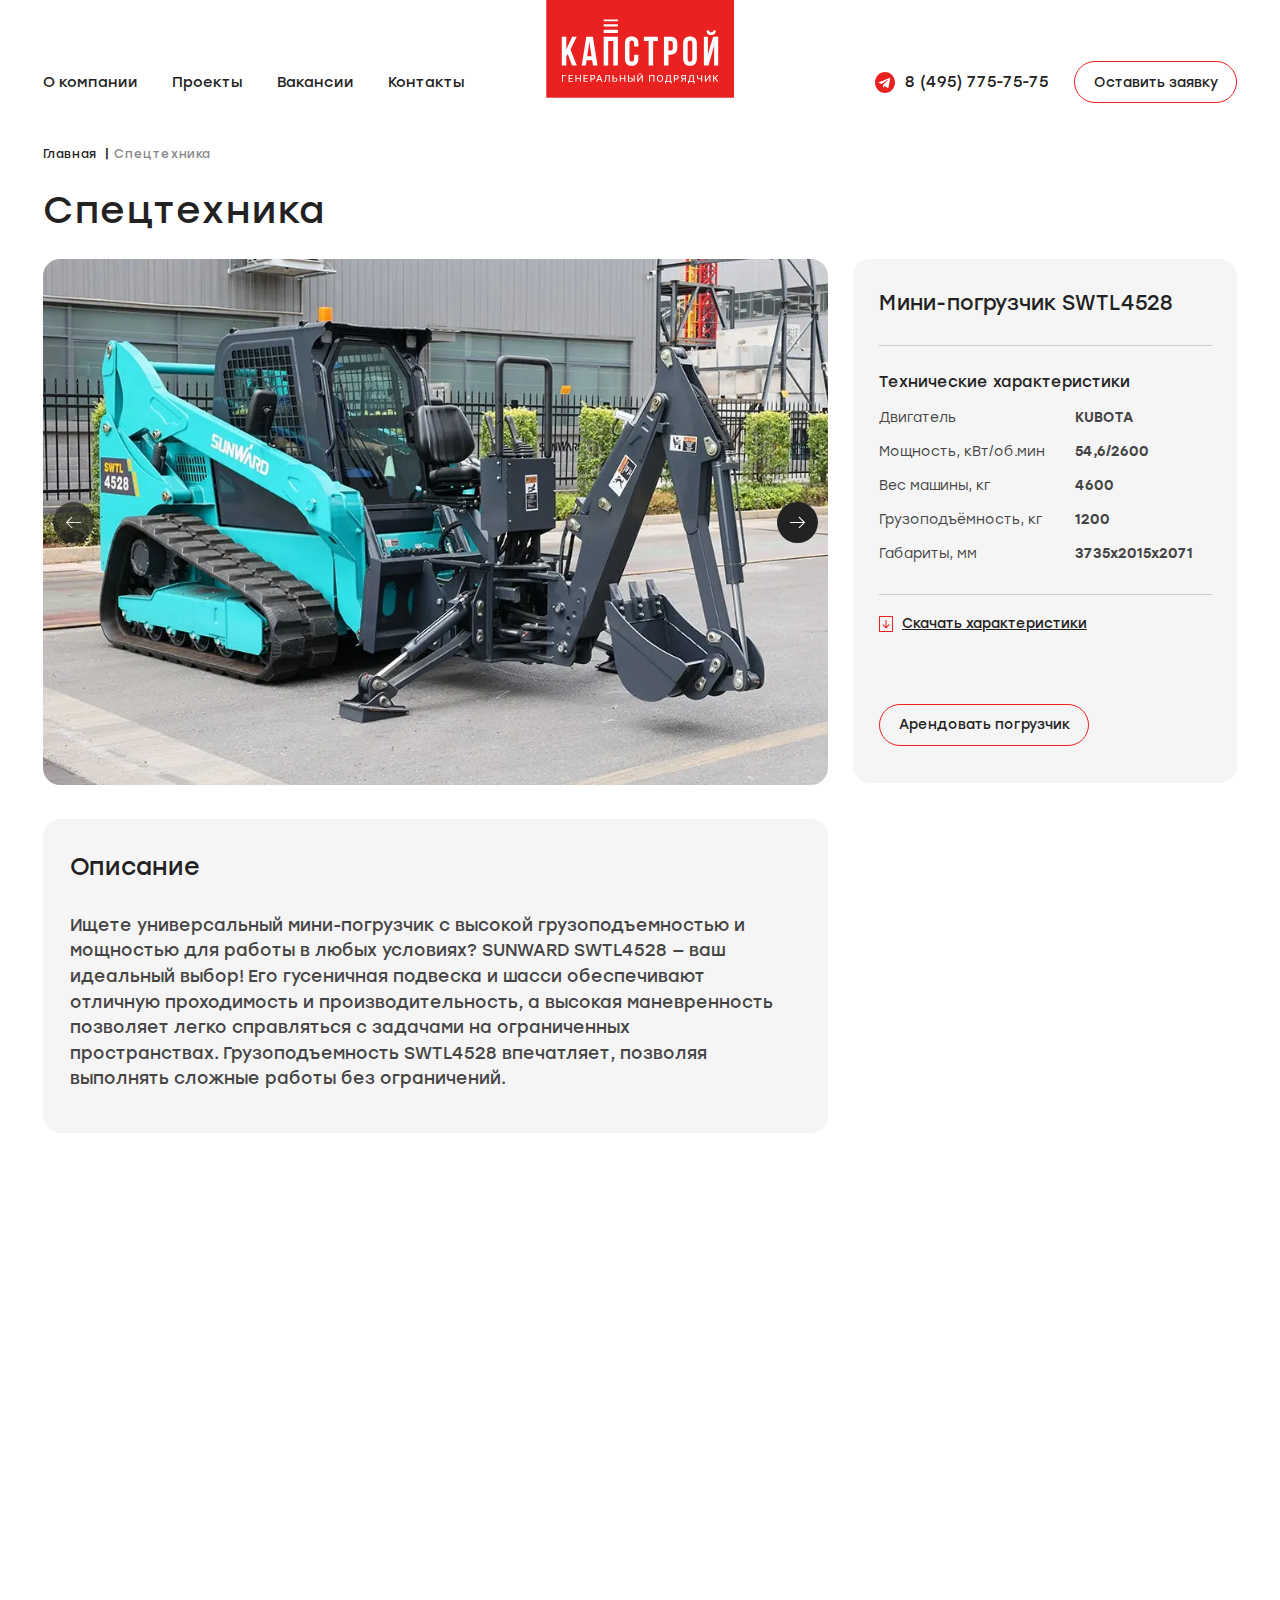
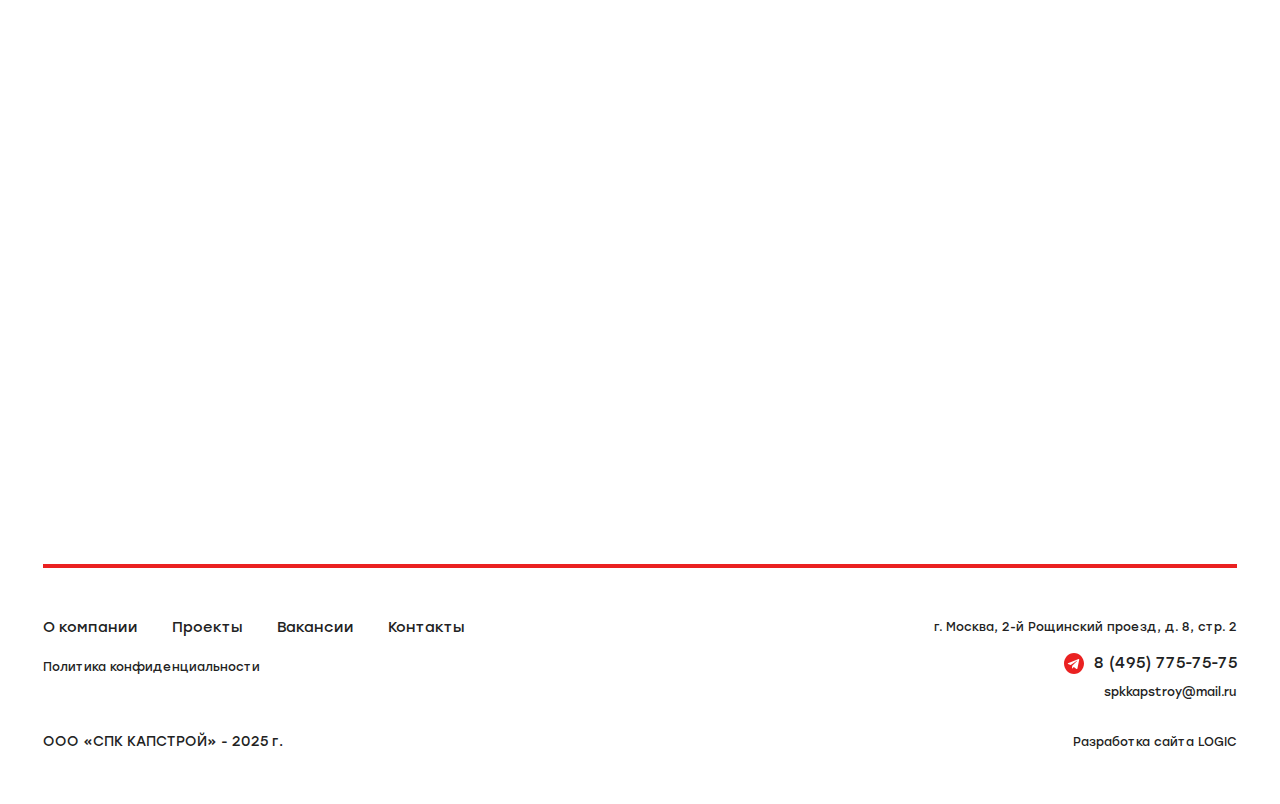
<file: tech.html>
<!DOCTYPE html>
<html lang="ru">

<head>
    <meta charset="UTF-8">
    <meta name="viewport" content="width=device-width, initial-scale=1.0">
    <meta name="description" content="">
    <meta name="keywords" content="">
    <meta name="color-scheme" content="light only">
    <link rel="stylesheet" href="css/swiper-bundle.min.css">
    <link rel="stylesheet" href="css/fancybox.css">
    <link rel="stylesheet" href="css/odometer-theme-default.css">
    <link rel="stylesheet" href="css/style.min.css">
    <link rel="icon" href="img/favicon.svg" type="image/svg+xml">
    <title>Спецтехника</title>
</head>


<body class="m-page">
    <div class="wrapper">
        <header class="header">
            <div class="container">
                <div class="header__inner">
                    <a href="" class="header__logo">
                        <img src="img/logo.svg" alt="">
                    </a>

                    <div class="menu">
                        <div class="menu__scroll">
                            <nav class="nav">
                                <ul>
                                    <li><a href="">О компании</a></li>
                                    <li><a href="">Проекты</a></li>
                                    <li><a href="">Вакансии</a></li>
                                    <li><a href="">Контакты</a></li>
                                    <li class="_hide-desktop"><a href="">Mob link</a></li>
                                    <li class="_hide-desktop"><a href="">Mob link 2</a></li>
                                </ul>
                            </nav>

                            <div class="header-contacts _flex">
                                <a href="" class="header-contacts__tg _flex">
                                    <img src="img/tg.svg" alt="">
                                    <span class="text18">8 (495) 775-75-75</span>
                                </a>
                                <a href="mailto:spkkapstroy@mail.ru" class="header-contacts__email">
                                    spkkapstroy@mail.ru
                                </a>
                                <button class="header-contacts__btn m-btn m-btn-red-outline">
                                    <span>Оставить заявку</span>
                                </button>
                            </div>
                        </div>
                    </div>

                    <button class="burger">
                        <span class="burger__icon"></span>
                        <span class="burger__text">MEНЮ</span>
                    </button>
                </div>
            </div>

        </header>
        <main class="content">

            <div class="container">
                <div class="breadcrumbs anim-newSing anim-newSing--transform">
                    <ul>
                        <li><a href="">Главная</a></li>
                        <li><span>Спецтехника</span></li>
                    </ul>
                </div>
                <div class="project-item__top">
                    <h1 class="h1 anim-newSing anim-newSing--transform">
                        Спецтехника
                    </h1>
                </div>
            </div>

            <div class="project-item tech m-section _first">
                <div class="container">
                    <div class="project-item__grid">
                        <div class="gallery2 slider anim-newSing anim-newSing--transform">
                            <div class="slider__wrap">
                                <div class="swiper-container">
                                    <div class="swiper-wrapper">
                                        <div class="swiper-slide">
                                            <a href="img/gallery7.webp" class="gallery__img" data-fancybox="@@album">
                                                <img src="img/gallery7.webp" alt="Галлерея">
                                            </a>
                                        </div>
                                        <div class="swiper-slide">
                                            <a href="img/gallery.webp" class="gallery__img" data-fancybox="@@album">
                                                <img src="img/gallery.webp" alt="Галлерея">
                                            </a>
                                        </div>
                                    </div>
                                </div>
                            </div>

                            <div class="swiper-nav">
                                <div class="swiper-button swiper-button-prev">
                                    <svg xmlns="http://www.w3.org/2000/svg" width="48" height="48" viewBox="0 0 48 48" fill="none">
                                        <rect width="48" height="48" rx="24" fill="#EA2121" />
                                        <path d="M16.5515 24.6093H32.3082C32.4756 24.6093 32.6362 24.5428 32.7546 24.4245C32.8729 24.3061 32.9395 24.1455 32.9395 23.9781C32.9395 23.8107 32.8729 23.6502 32.7546 23.5318C32.6362 23.4134 32.4756 23.3469 32.3082 23.3469H16.5515C16.3841 23.3469 16.2235 23.4134 16.1052 23.5318C15.9868 23.6502 15.9203 23.8107 15.9203 23.9781C15.9203 24.1455 15.9868 24.3061 16.1052 24.4245C16.2235 24.5428 16.3841 24.6093 16.5515 24.6093Z" fill="white" />
                                        <path d="M22.425 17.4463C22.3066 17.3279 22.146 17.2614 21.9786 17.2614C21.8112 17.2614 21.6506 17.3279 21.5322 17.4463L15.4454 23.5325C15.327 23.6508 15.2605 23.8114 15.2605 23.9788C15.2605 24.1462 15.327 24.3068 15.4454 24.4251L21.5322 30.5113C21.6506 30.6297 21.8112 30.6962 21.9786 30.6962C22.146 30.6962 22.3066 30.6297 22.425 30.5113C22.5434 30.393 22.6099 30.2324 22.6099 30.065C22.6099 29.8976 22.5434 29.737 22.425 29.6187L16.7845 23.9788L22.425 18.3389C22.5434 18.2206 22.6099 18.06 22.6099 17.8926C22.6099 17.7252 22.5434 17.5646 22.425 17.4463Z" fill="white" />
                                    </svg>
                                </div>
                                <div class="swiper-button swiper-button-next">
                                    <svg xmlns="http://www.w3.org/2000/svg" width="48" height="48" viewBox="0 0 48 48" fill="none">
                                        <rect width="48" height="48" rx="24" transform="matrix(-1 0 0 1 48 0)" fill="#EA2121" />
                                        <path d="M31.4485 24.6093H15.6918C15.5244 24.6093 15.3638 24.5428 15.2454 24.4245C15.1271 24.3061 15.0605 24.1455 15.0605 23.9781C15.0605 23.8107 15.1271 23.6502 15.2454 23.5318C15.3638 23.4134 15.5244 23.3469 15.6918 23.3469H31.4485C31.6159 23.3469 31.7765 23.4134 31.8948 23.5318C32.0132 23.6502 32.0797 23.8107 32.0797 23.9781C32.0797 24.1455 32.0132 24.3061 31.8948 24.4245C31.7765 24.5428 31.6159 24.6093 31.4485 24.6093Z" fill="white" />
                                        <path d="M25.575 17.4463C25.6934 17.3279 25.854 17.2614 26.0214 17.2614C26.1888 17.2614 26.3494 17.3279 26.4678 17.4463L32.5546 23.5325C32.673 23.6508 32.7395 23.8114 32.7395 23.9788C32.7395 24.1462 32.673 24.3068 32.5546 24.4251L26.4678 30.5113C26.3494 30.6297 26.1888 30.6962 26.0214 30.6962C25.854 30.6962 25.6934 30.6297 25.575 30.5113C25.4566 30.393 25.3901 30.2324 25.3901 30.065C25.3901 29.8976 25.4566 29.737 25.575 29.6187L31.2155 23.9788L25.575 18.3389C25.4566 18.2206 25.3901 18.06 25.3901 17.8926C25.3901 17.7252 25.4566 17.5646 25.575 17.4463Z" fill="white" />
                                    </svg>
                                </div>
                            </div>

                        </div>


                        <div class="project-item__sidebar">
                            <div class="project-info project-info--tech anim-newSing anim-newSing--transform">
                                <div class="project-info__top">
                                    <div class="project-info__title">Мини-погрузчик SWTL4528</div>
                                </div>
                                <div class="tech-props">
                                    <div class="text18">
                                        Технические характеристики
                                    </div>
                                    <div class="tech-props__items">
                                        <div class="tech-props__item">
                                            <div class="tech-props__item-title">Двигатель</div>
                                            <div class="tech-props__item-desc">KUBOTA</div>
                                        </div>
                                        <div class="tech-props__item">
                                            <div class="tech-props__item-title">Мощность, кВт/об.мин</div>
                                            <div class="tech-props__item-desc">54,6/2600</div>
                                        </div>
                                        <div class="tech-props__item">
                                            <div class="tech-props__item-title">Вес машины, кг</div>
                                            <div class="tech-props__item-desc">4600</div>
                                        </div>
                                        <div class="tech-props__item">
                                            <div class="tech-props__item-title">Грузоподъёмность, кг</div>
                                            <div class="tech-props__item-desc">1200</div>
                                        </div>
                                        <div class="tech-props__item">
                                            <div class="tech-props__item-title">Габариты, мм</div>
                                            <div class="tech-props__item-desc">3735х2015х2071</div>
                                        </div>
                                    </div>
                                    <div class="tech-props__nav">
                                        <a href="" class="tech-props__download">
                                            <img src="img/download.svg" alt="">
                                            <span>Скачать характеристики</span>
                                        </a>
                                    </div>
                                </div>
                                <div class="tech-props__nav2">
                                    <a href="" class="m-btn m-btn-red-outline">
                                        <span>Арендовать погрузчик</span>
                                    </a>
                                </div>
                            </div>
                        </div>

                        <div class="project-info2 anim-newSing anim-newSing--transform">
                            <div class="project-info2__title">
                                Описание
                            </div>
                            <div class="project-info2__desc text20 text16-tablet">
                                Ищете универсальный мини-погрузчик с высокой грузоподъемностью и мощностью для работы в любых условиях? SUNWARD SWTL4528 — ваш идеальный выбор! Его гусеничная подвеска и шасси обеспечивают отличную проходимость и производительность, а высокая маневренность позволяет легко справляться с задачами на ограниченных пространствах. Грузоподъемность SWTL4528 впечатляет, позволяя выполнять сложные работы без ограничений.
                            </div>
                        </div>
                    </div>
                </div>
            </div>

            <div class="project-item tech m-section">
                <div class="container">
                    <div class="project-item__grid">
                        <div class="gallery2 slider anim-newSing anim-newSing--transform">
                            <div class="slider__wrap">
                                <div class="swiper-container">
                                    <div class="swiper-wrapper">
                                        <div class="swiper-slide">
                                            <a href="img/gallery8.webp" class="gallery__img" data-fancybox="@@album">
                                                <img src="img/gallery8.webp" alt="Галлерея">
                                            </a>
                                        </div>
                                        <div class="swiper-slide">
                                            <a href="img/gallery.webp" class="gallery__img" data-fancybox="@@album">
                                                <img src="img/gallery.webp" alt="Галлерея">
                                            </a>
                                        </div>
                                    </div>
                                </div>
                            </div>

                            <div class="swiper-nav">
                                <div class="swiper-button swiper-button-prev">
                                    <svg xmlns="http://www.w3.org/2000/svg" width="48" height="48" viewBox="0 0 48 48" fill="none">
                                        <rect width="48" height="48" rx="24" fill="#EA2121" />
                                        <path d="M16.5515 24.6093H32.3082C32.4756 24.6093 32.6362 24.5428 32.7546 24.4245C32.8729 24.3061 32.9395 24.1455 32.9395 23.9781C32.9395 23.8107 32.8729 23.6502 32.7546 23.5318C32.6362 23.4134 32.4756 23.3469 32.3082 23.3469H16.5515C16.3841 23.3469 16.2235 23.4134 16.1052 23.5318C15.9868 23.6502 15.9203 23.8107 15.9203 23.9781C15.9203 24.1455 15.9868 24.3061 16.1052 24.4245C16.2235 24.5428 16.3841 24.6093 16.5515 24.6093Z" fill="white" />
                                        <path d="M22.425 17.4463C22.3066 17.3279 22.146 17.2614 21.9786 17.2614C21.8112 17.2614 21.6506 17.3279 21.5322 17.4463L15.4454 23.5325C15.327 23.6508 15.2605 23.8114 15.2605 23.9788C15.2605 24.1462 15.327 24.3068 15.4454 24.4251L21.5322 30.5113C21.6506 30.6297 21.8112 30.6962 21.9786 30.6962C22.146 30.6962 22.3066 30.6297 22.425 30.5113C22.5434 30.393 22.6099 30.2324 22.6099 30.065C22.6099 29.8976 22.5434 29.737 22.425 29.6187L16.7845 23.9788L22.425 18.3389C22.5434 18.2206 22.6099 18.06 22.6099 17.8926C22.6099 17.7252 22.5434 17.5646 22.425 17.4463Z" fill="white" />
                                    </svg>
                                </div>
                                <div class="swiper-button swiper-button-next">
                                    <svg xmlns="http://www.w3.org/2000/svg" width="48" height="48" viewBox="0 0 48 48" fill="none">
                                        <rect width="48" height="48" rx="24" transform="matrix(-1 0 0 1 48 0)" fill="#EA2121" />
                                        <path d="M31.4485 24.6093H15.6918C15.5244 24.6093 15.3638 24.5428 15.2454 24.4245C15.1271 24.3061 15.0605 24.1455 15.0605 23.9781C15.0605 23.8107 15.1271 23.6502 15.2454 23.5318C15.3638 23.4134 15.5244 23.3469 15.6918 23.3469H31.4485C31.6159 23.3469 31.7765 23.4134 31.8948 23.5318C32.0132 23.6502 32.0797 23.8107 32.0797 23.9781C32.0797 24.1455 32.0132 24.3061 31.8948 24.4245C31.7765 24.5428 31.6159 24.6093 31.4485 24.6093Z" fill="white" />
                                        <path d="M25.575 17.4463C25.6934 17.3279 25.854 17.2614 26.0214 17.2614C26.1888 17.2614 26.3494 17.3279 26.4678 17.4463L32.5546 23.5325C32.673 23.6508 32.7395 23.8114 32.7395 23.9788C32.7395 24.1462 32.673 24.3068 32.5546 24.4251L26.4678 30.5113C26.3494 30.6297 26.1888 30.6962 26.0214 30.6962C25.854 30.6962 25.6934 30.6297 25.575 30.5113C25.4566 30.393 25.3901 30.2324 25.3901 30.065C25.3901 29.8976 25.4566 29.737 25.575 29.6187L31.2155 23.9788L25.575 18.3389C25.4566 18.2206 25.3901 18.06 25.3901 17.8926C25.3901 17.7252 25.4566 17.5646 25.575 17.4463Z" fill="white" />
                                    </svg>
                                </div>
                            </div>

                        </div>


                        <div class="project-item__sidebar">
                            <div class="project-info project-info--tech anim-newSing anim-newSing--transform">
                                <div class="project-info__top">
                                    <div class="project-info__title">
                                        Башенный кран Potain MCT 88
                                    </div>
                                </div>
                                <div class="tech-props">
                                    <div class="text18">
                                        Технические характеристики
                                    </div>
                                    <div class="tech-props__items _type2">
                                        <div class="tech-props__item">
                                            <div class="tech-props__item-title">
                                                Максимальная грузоподъемность, т 
                                            </div>
                                            <div class="tech-props__item-desc">
                                                5
                                            </div>
                                        </div>
                                        <div class="tech-props__item">
                                            <div class="tech-props__item-title">
                                                Грузоподъемность на конце стрелы, т
                                            </div>
                                            <div class="tech-props__item-desc">
                                                1.15
                                            </div>
                                        </div>
                                        <div class="tech-props__item">
                                            <div class="tech-props__item-title">
                                                Длина стрелы, м
                                            </div>
                                            <div class="tech-props__item-desc">
                                                52
                                            </div>
                                        </div>
                                        <div class="tech-props__item">
                                            <div class="tech-props__item-title">
                                                Высота под крюком свободностоящего крана, м
                                            </div>
                                            <div class="tech-props__item-desc">
                                                41.6
                                            </div>
                                        </div>
                                    </div>
                                    <div class="tech-props__nav">
                                        <a href="" class="tech-props__download">
                                            <img src="img/download.svg" alt="">
                                            <span>Скачать характеристики</span>
                                        </a>
                                    </div>
                                </div>
                                <div class="tech-props__nav2">
                                    <a href="" class="m-btn m-btn-red-outline">
                                        <span>Арендовать кран</span>
                                    </a>
                                </div>
                            </div>
                        </div>

                        <div class="project-info2 anim-newSing anim-newSing--transform">
                            <div class="project-info2__title">
                                Описание
                            </div>
                            <div class="project-info2__desc text20 text16-tablet">
                                Новая разработка инженеров Potain — башенный кран MCT 88 — сохранил в себе лучшие качества столь популярного в России крана MC 85B, обогатив его при этом новыми возможностями кранов без оголовков. Еще более простой и быстрый монтаж, новые механизмы — все это, мы уверены, упрочит позиции прямого наследника лидера Российского рынка среди кранов для среднеэтажного строительства.
                            </div>
                        </div>
                    </div>
                </div>
            </div>

        </main>
        <footer class="footer">
            <div class="container">
                <div class="footer__inner">
                    <div class="footer__top _flex-between">
                        <div class="footer__top-col">
                            <div class="footer-nav">
                                <ul>
                                    <li><a href="">О компании</a></li>
                                    <li><a href="">Проекты</a></li>
                                    <li><a href="">Вакансии</a></li>
                                    <li><a href="">Контакты</a></li>
                                </ul>
                            </div>
                        </div>
                        <div class="footer__top-col2">
                            <div class="footer__address text14">
                                г. Москва, <br> 2-й Рощинский проезд, д. 8, стр. 2
                            </div>
                        </div>
                    </div>
                    <div class="footer__middle _flex-between">
                        <div class="footer__middle-col">
                            <a href="" class="footer__conf text14">
                                Политика конфиденциальности
                            </a>
                        </div>
                        <div class="footer__middle-col2">
                            <div class="footer-contacts">
                                <a href="" class="footer-contacts__tg _flex">
                                    <img src="img/tg.svg" alt="">
                                    <span class="text18">8 (495) 775-75-75</span>
                                </a>
                                <a href="" class="footer-contacts__link">
                                    <span class="text14">spkkapstroy@mail.ru</span>
                                </a>
                            </div>
                        </div>
                    </div>
                    <div class="footer__bottom _flex-between">
                        <div class="footer__c">
                            ООО «СПК КАПСТРОЙ» - 2025 г.
                        </div>
                        <div class="footer__by text14">
                            Разработка сайта <a href="">LOGIC</a>
                        </div>
                    </div>
                </div>
            </div>

        </footer>
    </div>

    <script src="js/jquery.min.js"></script>
    <script src="js/jquery.maskedinput.min.js"></script>
    <script src="js/swiper-bundle.min.js"></script>
    <script src="js/fancybox.umd.js"></script>
    <script src="js/odometer.js"></script>
    <script src="js/main.min.js"></script>

</body>

</html>
</file>
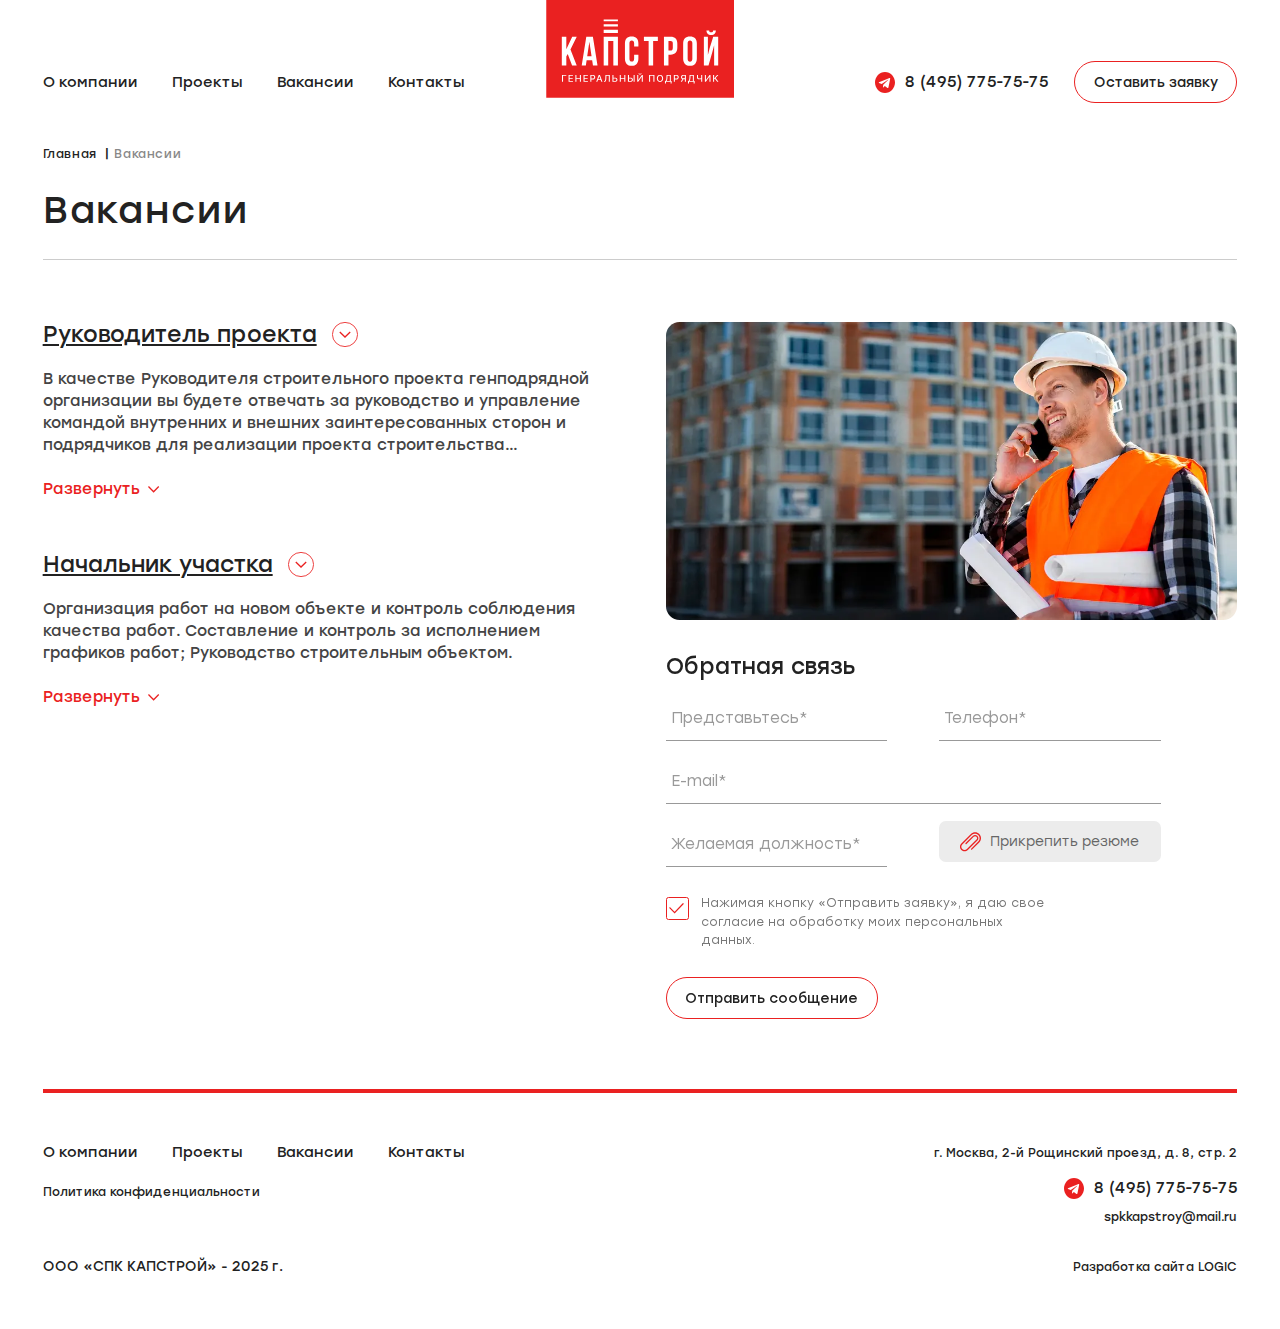
<file: vacancies.html>
<!DOCTYPE html>
<html lang="ru">

<head>
    <meta charset="UTF-8">
    <meta name="viewport" content="width=device-width, initial-scale=1.0">
    <meta name="description" content="">
    <meta name="keywords" content="">
    <meta name="color-scheme" content="light only">
    <link rel="stylesheet" href="css/swiper-bundle.min.css">
    <link rel="stylesheet" href="css/fancybox.css">
    <link rel="stylesheet" href="css/odometer-theme-default.css">
    <link rel="stylesheet" href="css/style.min.css">
    <link rel="icon" href="img/favicon.svg" type="image/svg+xml">
    <title>Вакансии</title>
</head>


<body class="m-page">
    <div class="wrapper">
        <header class="header">
            <div class="container">
                <div class="header__inner">
                    <a href="" class="header__logo">
                        <img src="img/logo.svg" alt="">
                    </a>

                    <div class="menu">
                        <div class="menu__scroll">
                            <nav class="nav">
                                <ul>
                                    <li><a href="">О компании</a></li>
                                    <li><a href="">Проекты</a></li>
                                    <li><a href="">Вакансии</a></li>
                                    <li><a href="">Контакты</a></li>
                                    <li class="_hide-desktop"><a href="">Mob link</a></li>
                                    <li class="_hide-desktop"><a href="">Mob link 2</a></li>
                                </ul>
                            </nav>

                            <div class="header-contacts _flex">
                                <a href="" class="header-contacts__tg _flex">
                                    <img src="img/tg.svg" alt="">
                                    <span class="text18">8 (495) 775-75-75</span>
                                </a>
                                <a href="mailto:spkkapstroy@mail.ru" class="header-contacts__email">
                                    spkkapstroy@mail.ru
                                </a>
                                <button class="header-contacts__btn m-btn m-btn-red-outline">
                                    <span>Оставить заявку</span>
                                </button>
                            </div>
                        </div>
                    </div>

                    <button class="burger">
                        <span class="burger__icon"></span>
                        <span class="burger__text">MEНЮ</span>
                    </button>
                </div>
            </div>

        </header>
        <main class="content">

            <div class="vacancies m-section _first">
                <div class="container">
                    <div class="breadcrumbs anim-newSing anim-newSing--transform">
                        <ul>
                            <li><a href="">Главная</a></li>
                            <li><span>Вакансии</span></li>
                        </ul>
                    </div>
                    <h1 class="h1 anim-newSing anim-newSing--transform">
                        Вакансии
                    </h1>
                    <div class="vacancies__grid anim-newSing anim-newSing--transform">
                        <div class="vacancies__col">
                            <div class="vacancies__items">
                                <div class="vacancy-card">
                                    <div class="vacancy-card__top anim-newSing anim-newSing--transform">
                                        <div class="vacancy-card__title _toggle">
                                            <span>Руководитель проекта</span>
                                            <img src="img/arrow-bottom.svg" alt="">
                                        </div>
                                        <div class="vacancy-card__desc">
                                            В качестве Руководителя строительного проекта генподрядной организации вы будете отвечать за руководство и управление командой внутренних и внешних заинтересованных сторон и подрядчиков для реализации проекта строительства...
                                        </div>
                                    </div>

                                    <div class="vacancy-card__bottom">
                                        <div class="vacancy-card__item">
                                            <div class="text">
                                                <h5>Обязанности:</h5>
                                                <ul>
                                                    <li>Организация работ на новом объекте и контроль соблюдения качества работ.</li>
                                                    <li>Составление и контроль за исполнением графиков работ;</li>
                                                    <li>Руководство строительным объектом от подготовки до сдачи в эксплуатацию;</li>
                                                    <li>Планирование и контроль процессов строительства, бюджетирования и перспективного развития;</li>
                                                    <li>Взаимодействие с заказчиками и субподрядчиками по вопросам выполнения работ на строительных объектах;</li>
                                                    <li>Координация работы прорабов, мастеров рабочих участка и других подчиненных сотрудников;</li>
                                                    <li>Организация формирования потребности в материалах и оборудовании, составление плана потребности МТР для обеспечения строительства;</li>
                                                    <li>Своевременное устранение предписаний технадзора Заказчика, замечаний авторского надзора, служб промышленной безопасности, охраны труда, пожарной безопасности и других государственных служб;</li>
                                                    <li>Переписка и переговоры с заказчиком, субподрядчиками, проектировщиками по техническим вопросам.</li>
                                                </ul>
                                            </div>
                                        </div>
                                        <div class="vacancy-card__item">
                                            <div class="text">
                                                <h5>Требования:</h5>
                                                <ul>
                                                    <li>Высшее образование ПГС.- Опыт не менее 3 лет в генподрядных организациях.- Готовность к ненормированному рабочему дню.- Личные качества: Стрессоустойчивость, исполнительность, умение работать на результат, умение работать в команде.</li>
                                                    <li>Условия:</li>
                                                    <li>оформление по ТК РФ, официальная своевременная заработная плата,</li>
                                                    <li>график 6/1</li>
                                                    <li>Бесплатные обеды</li>
                                                    <li>Топливная карта</li>
                                                    <li>Иногородним предоставляем жилье (квартира)</li>
                                                    <li>Работа в структуре генподрядчика;</li>
                                                    <li>Высокий доход.</li>
                                                </ul>
                                            </div>
                                        </div>
                                    </div>

                                    <div class="vacancy-card__nav anim-newSing anim-newSing--transform">
                                        <button class="vacancy-card__btn _toggle">
                                            <span class="_view1">Развернуть</span>
                                            <span class="_view2">Свернуть</span>
                                            <img src="img/arrow-bottom2.svg" alt="">
                                        </button>
                                    </div>
                                </div>

                                <div class="vacancy-card">
                                    <div class="vacancy-card__top anim-newSing anim-newSing--transform">
                                        <div class="vacancy-card__title _toggle">
                                            <span>Начальник участка</span>
                                            <img src="img/arrow-bottom.svg" alt="">
                                        </div>
                                        <div class="vacancy-card__desc">
                                            Организация работ на новом объекте и контроль соблюдения качества работ. Составление и контроль за исполнением графиков работ; Руководство строительным объектом.
                                        </div>
                                    </div>

                                    <div class="vacancy-card__bottom">
                                        <div class="vacancy-card__item">
                                            <div class="text">
                                                <h5>Обязанности:</h5>
                                                <ul>
                                                    <li>Организация работ на новом объекте и контроль соблюдения качества работ.</li>
                                                    <li>Составление и контроль за исполнением графиков работ;</li>
                                                    <li>Руководство строительным объектом от подготовки до сдачи в эксплуатацию;</li>
                                                    <li>Планирование и контроль процессов строительства, бюджетирования и перспективного развития;</li>
                                                    <li>Взаимодействие с заказчиками и субподрядчиками по вопросам выполнения работ на строительных объектах;</li>
                                                    <li>Координация работы прорабов, мастеров рабочих участка и других подчиненных сотрудников;</li>
                                                    <li>Организация формирования потребности в материалах и оборудовании, составление плана потребности МТР для обеспечения строительства;</li>
                                                    <li>Своевременное устранение предписаний технадзора Заказчика, замечаний авторского надзора, служб промышленной безопасности, охраны труда, пожарной безопасности и других государственных служб;</li>
                                                    <li>Переписка и переговоры с заказчиком, субподрядчиками, проектировщиками по техническим вопросам.</li>
                                                </ul>
                                            </div>
                                        </div>
                                        <div class="vacancy-card__item">
                                            <div class="text">
                                                <h5>Требования:</h5>
                                                <ul>
                                                    <li>Высшее образование ПГС.- Опыт не менее 3 лет в генподрядных организациях.- Готовность к ненормированному рабочему дню.- Личные качества: Стрессоустойчивость, исполнительность, умение работать на результат, умение работать в команде.</li>
                                                    <li>Условия:</li>
                                                    <li>оформление по ТК РФ, официальная своевременная заработная плата,</li>
                                                    <li>график 6/1</li>
                                                    <li>Бесплатные обеды</li>
                                                    <li>Топливная карта</li>
                                                    <li>Иногородним предоставляем жилье (квартира)</li>
                                                    <li>Работа в структуре генподрядчика;</li>
                                                    <li>Высокий доход.</li>
                                                </ul>
                                            </div>
                                        </div>
                                    </div>

                                    <div class="vacancy-card__nav anim-newSing anim-newSing--transform">
                                        <button class="vacancy-card__btn _toggle">
                                            <span class="_view1">Развернуть</span>
                                            <span class="_view2">Свернуть</span>
                                            <img src="img/arrow-bottom2.svg" alt="">
                                        </button>
                                    </div>
                                </div>

                            </div>
                        </div>
                        <div class="vacancies__col2">
                            <div class="vacancies__sidebar">
                                <img src="img/vacancies.webp" alt="" class="vacancies__img anim-newSing anim-newSing--transform">
                                <form action="" class="contacts-form anim-newSing anim-newSing--transform">
                                    <div class="contacts-form__title">
                                        Обратная связь
                                    </div>
                                    <div class="contacts-form__grid">
                                        <div class="fg">
                                            <input type="text" placeholder="Представьтесь*">
                                        </div>
                                        <div class="fg">
                                            <input type="tel" placeholder="Телефон*">
                                        </div>
                                        <div class="fg _full">
                                            <input type="text" placeholder="E-mail*">
                                        </div>
                                        <div class="fg">
                                            <input type="text" placeholder="Желаемая должность*">
                                        </div>
                                        <div class="file-input">
                                            <input type="file">
                                            <div class="file-input__inner">
                                                <img src="img/clip.svg" alt="">
                                                <span>Прикрепить резюме</span>
                                            </div>
                                        </div>
                                    </div>
                                    <div class="m-check">
                                        <input checked type="checkbox">
                                        <label>
                                            <span>
                                            Нажимая кнопку «Отправить заявку», я даю свое согласие
                                            на обработку моих персональных данных.
                                        </span>
                                        </label>
                                    </div>
                                    <div class="contacts-form__nav _flex">
                                        <button class="contacts-form__btn m-btn m-btn-red-outline">
                                            <span>Отправить сообщение</span>
                                        </button>
                                    </div>
                                </form>
                            </div>
                        </div>
                    </div>
                </div>
            </div>

        </main>
        <footer class="footer">
            <div class="container">
                <div class="footer__inner">
                    <div class="footer__top _flex-between">
                        <div class="footer__top-col">
                            <div class="footer-nav">
                                <ul>
                                    <li><a href="">О компании</a></li>
                                    <li><a href="">Проекты</a></li>
                                    <li><a href="">Вакансии</a></li>
                                    <li><a href="">Контакты</a></li>
                                </ul>
                            </div>
                        </div>
                        <div class="footer__top-col2">
                            <div class="footer__address text14">
                                г. Москва, <br> 2-й Рощинский проезд, д. 8, стр. 2
                            </div>
                        </div>
                    </div>
                    <div class="footer__middle _flex-between">
                        <div class="footer__middle-col">
                            <a href="" class="footer__conf text14">
                                Политика конфиденциальности
                            </a>
                        </div>
                        <div class="footer__middle-col2">
                            <div class="footer-contacts">
                                <a href="" class="footer-contacts__tg _flex">
                                    <img src="img/tg.svg" alt="">
                                    <span class="text18">8 (495) 775-75-75</span>
                                </a>
                                <a href="" class="footer-contacts__link">
                                    <span class="text14">spkkapstroy@mail.ru</span>
                                </a>
                            </div>
                        </div>
                    </div>
                    <div class="footer__bottom _flex-between">
                        <div class="footer__c">
                            ООО «СПК КАПСТРОЙ» - 2025 г.
                        </div>
                        <div class="footer__by text14">
                            Разработка сайта <a href="">LOGIC</a>
                        </div>
                    </div>
                </div>
            </div>

        </footer>
    </div>

    <script src="js/jquery.min.js"></script>
    <script src="js/jquery.maskedinput.min.js"></script>
    <script src="js/swiper-bundle.min.js"></script>
    <script src="js/fancybox.umd.js"></script>
    <script src="js/odometer.js"></script>
    <script src="js/main.min.js"></script>

</body>

</html>
</file>
<file: css/odometer-theme-default.css>
.odometer.odometer-auto-theme, .odometer.odometer-theme-default {
  display: -moz-inline-box;
  -moz-box-orient: vertical;
  display: inline-block;
  vertical-align: middle;
  *vertical-align: auto;
  position: relative;
}
.odometer.odometer-auto-theme, .odometer.odometer-theme-default {
  *display: inline;
}
.odometer.odometer-auto-theme .odometer-digit, .odometer.odometer-theme-default .odometer-digit {
  display: -moz-inline-box;
  -moz-box-orient: vertical;
  display: inline-block;
  vertical-align: middle;
  *vertical-align: auto;
  position: relative;
}
.odometer.odometer-auto-theme .odometer-digit, .odometer.odometer-theme-default .odometer-digit {
  *display: inline;
}
.odometer.odometer-auto-theme .odometer-digit .odometer-digit-spacer, .odometer.odometer-theme-default .odometer-digit .odometer-digit-spacer {
  display: -moz-inline-box;
  -moz-box-orient: vertical;
  display: inline-block;
  vertical-align: middle;
  *vertical-align: auto;
  visibility: hidden;
}
.odometer.odometer-auto-theme .odometer-digit .odometer-digit-spacer, .odometer.odometer-theme-default .odometer-digit .odometer-digit-spacer {
  *display: inline;
}
.odometer.odometer-auto-theme .odometer-digit .odometer-digit-inner, .odometer.odometer-theme-default .odometer-digit .odometer-digit-inner {
  text-align: left;
  display: block;
  position: absolute;
  top: 0;
  left: 0;
  right: 0;
  bottom: 0;
  overflow: hidden;
}
.odometer.odometer-auto-theme .odometer-digit .odometer-ribbon, .odometer.odometer-theme-default .odometer-digit .odometer-ribbon {
  display: block;
}
.odometer.odometer-auto-theme .odometer-digit .odometer-ribbon-inner, .odometer.odometer-theme-default .odometer-digit .odometer-ribbon-inner {
  display: block;
  -webkit-backface-visibility: hidden;
}
.odometer.odometer-auto-theme .odometer-digit .odometer-value, .odometer.odometer-theme-default .odometer-digit .odometer-value {
  display: block;
  -webkit-transform: translateZ(0);
}
.odometer.odometer-auto-theme .odometer-digit .odometer-value.odometer-last-value, .odometer.odometer-theme-default .odometer-digit .odometer-value.odometer-last-value {
  position: absolute;
}
.odometer.odometer-auto-theme.odometer-animating-up .odometer-ribbon-inner, .odometer.odometer-theme-default.odometer-animating-up .odometer-ribbon-inner {
  -webkit-transition: -webkit-transform 2s;
  -moz-transition: -moz-transform 2s;
  -ms-transition: -ms-transform 2s;
  -o-transition: -o-transform 2s;
  transition: transform 2s;
}
.odometer.odometer-auto-theme.odometer-animating-up.odometer-animating .odometer-ribbon-inner, .odometer.odometer-theme-default.odometer-animating-up.odometer-animating .odometer-ribbon-inner {
  -webkit-transform: translateY(-100%);
  -moz-transform: translateY(-100%);
  -ms-transform: translateY(-100%);
  -o-transform: translateY(-100%);
  transform: translateY(-100%);
}
.odometer.odometer-auto-theme.odometer-animating-down .odometer-ribbon-inner, .odometer.odometer-theme-default.odometer-animating-down .odometer-ribbon-inner {
  -webkit-transform: translateY(-100%);
  -moz-transform: translateY(-100%);
  -ms-transform: translateY(-100%);
  -o-transform: translateY(-100%);
  transform: translateY(-100%);
}
.odometer.odometer-auto-theme.odometer-animating-down.odometer-animating .odometer-ribbon-inner, .odometer.odometer-theme-default.odometer-animating-down.odometer-animating .odometer-ribbon-inner {
  -webkit-transition: -webkit-transform 2s;
  -moz-transition: -moz-transform 2s;
  -ms-transition: -ms-transform 2s;
  -o-transition: -o-transform 2s;
  transition: transform 2s;
  -webkit-transform: translateY(0);
  -moz-transform: translateY(0);
  -ms-transform: translateY(0);
  -o-transform: translateY(0);
  transform: translateY(0);
}

.odometer.odometer-auto-theme, .odometer.odometer-theme-default {
  font-family: "Helvetica Neue", sans-serif;
  line-height: 1.1em;
}
.odometer.odometer-auto-theme .odometer-value, .odometer.odometer-theme-default .odometer-value {
  text-align: center;
}
</file>
<file: css/style.min.css>
@font-face{font-family:Stolzl;src:url(../fonts/Stolzl-Book.woff) format("woff"),url(../fonts/Stolzl-Book.woff2) format("woff2");font-weight:300;font-style:normal;font-display:swap}@font-face{font-family:Stolzl;src:url(../fonts/Stolzl-Regular.woff) format("woff"),url(../fonts/Stolzl-Regular.woff2) format("woff2");font-weight:400;font-style:normal;font-display:swap}@font-face{font-family:Stolzl;src:url(../fonts/Stolzl-Medium.woff) format("woff"),url(../fonts/Stolzl-Medium.woff2) format("woff2");font-weight:500;font-style:normal;font-display:swap}@font-face{font-family:Stolzl;src:url(../fonts/Stolzl-Bold.woff) format("woff"),url(../fonts/Stolzl-Bold.woff2) format("woff2");font-weight:700;font-style:normal;font-display:swap}*,::after,::before{margin:0;padding:0;-webkit-box-sizing:border-box;box-sizing:border-box;-webkit-font-smoothing:antialiased!important;-webkit-tap-highlight-color:transparent;outline:0!important}h1,h2,h3,h4,h5,h6{font-weight:400}a,body,div,form,h1,h2,h3,h4,h5,li,p,ul{margin:0;padding:0;border:0;text-decoration:none;line-height:1}button,input,textarea{outline:0!important;-webkit-transition:.125s;-o-transition:.125s;transition:.125s;font-family:inherit}input:active,input[type=checkbox]:focus,input[type=file]:focus,input[type=radio]:focus,input[type=text]:focus{outline:0!important}::-webkit-input-placeholder{color:#222}::-moz-placeholder{color:#222}:-moz-placeholder{color:#222}:-ms-input-placeholder{color:#222}input::-webkit-inner-spin-button,input::-webkit-outer-spin-button{-webkit-appearance:none;margin:0}input[type=number]{-moz-appearance:textfield}html{height:100%;scroll-behavior:smooth;width:100%}svg{-ms-flex-negative:0;flex-shrink:0;height:auto}circle,path,rect,svg{-webkit-transition:.3s;-o-transition:.3s;transition:.3s}a{color:inherit;text-decoration:none;-webkit-transition:.3s;-o-transition:.3s;transition:.3s}a:focus,a:hover{text-decoration:none}li,ul{margin:0;padding:0;list-style:none}i{line-height:100%}fieldset{min-width:0;padding:0;margin:0;border:0}button{cursor:pointer;border:none;outline:0;-webkit-box-sizing:border-box;box-sizing:border-box;-webkit-transition:.3s;-o-transition:.3s;transition:.3s;background-color:inherit;font-size:1em}.swiper-button-next,.swiper-button-prev{z-index:2}.swiper-button-next::after,.swiper-button-prev::after{display:none}img{-webkit-user-select:none;-moz-user-select:none;-o-user-select:none;-ms-user-select:none;user-select:none;-ms-flex-negative:0;flex-shrink:0}html.fixed-body{overflow-y:hidden}.wrapper{min-height:100vh;display:-webkit-box;display:-ms-flexbox;display:flex;-webkit-box-orient:vertical;-webkit-box-direction:normal;-ms-flex-direction:column;flex-direction:column;-ms-flex-negative:0;flex-shrink:0}.content{-webkit-box-flex:1;-ms-flex-positive:1;flex-grow:1;display:-webkit-box;display:-ms-flexbox;display:flex;-webkit-box-orient:vertical;-webkit-box-direction:normal;-ms-flex-direction:column;flex-direction:column;width:100%}.m-page{width:calc(100vw - (100vw - 100%));overflow-x:hidden;font-family:Stolzl,sans-serif;font-weight:400;color:#222;font-size:16px}@media screen and (max-width:1500px){.m-page{font-size:1.0666666667vw}}.m-page.fixed-body,.m-page.fixed-body2{overflow-y:hidden;padding-right:var(--scrollWidth)}.container{max-width:1500px;width:100%;margin:0 auto;padding:0 3.125em}a:hover{color:#ea2121}@media screen and (max-width:992px){.m-page{font-size:2.0833333333vw}.container{padding:0 1.25em}}@media screen and (max-width:576px){.m-page{font-size:4.1025641026vw}.container{padding:0 .625em}}.text-center{text-align:center}.caps-text{text-transform:uppercase}.underline-text{text-decoration:underline}.h1{font-size:2.75em;line-height:120%;letter-spacing:.05em}.h2{font-size:2.25em;line-height:120%;letter-spacing:.05em}.text30{font-size:1.875em;line-height:133%;letter-spacing:.05em}.text24{font-size:1.5em;line-height:120%;letter-spacing:.05em}.text22{font-size:1.375em;line-height:120%;letter-spacing:.03em}.text20{font-size:1.25em;line-height:120%}.text19{font-size:1.1875em;line-height:120%}.text18{font-size:1.125em;line-height:120%}.text17{font-size:1.0625em;line-height:120%}.text16{font-size:1em;line-height:120%}.text15{font-size:.9375em;line-height:120%}.text14{font-size:.875em;line-height:120%}.text13{font-size:.8125em;line-height:120%}.text12{font-size:.75em;line-height:120%}.text11{font-size:.6875em;line-height:120%}.text10{font-size:.625em;line-height:120%}.extra-bold-text{font-weight:800}.bold-text{font-weight:700}.semi-bold-text{font-weight:600}.medium-text{font-weight:500}.regular-text{font-weight:400}.light-text{font-weight:300}.red-text{color:#ea2121}.m-btn{display:-webkit-box;display:-ms-flexbox;display:flex;-webkit-box-align:center;-ms-flex-align:center;align-items:center;-webkit-box-pack:center;-ms-flex-pack:center;justify-content:center;-webkit-transition:.225s ease-out;-o-transition:.225s ease-out;transition:.225s ease-out;padding:0 1.375em;height:3.0625em;border-radius:6.25em}.m-btn:focus{-webkit-box-shadow:none;box-shadow:none}.m-btn-red-outline{border:1.5px solid #ea2121;color:#222}.m-btn-red-outline--white{color:#fff}.m-btn-red-outline:hover{background-color:#ea2121;color:#fff}.fg{position:relative;margin:0}.fg input,.fg textarea{border-radius:0;border:none;border-bottom:.07em solid #999;padding:0 .36em;height:3em;width:100%;font-size:1.125em;background-color:rgba(0,0,0,0);color:#222;font-weight:300}.fg input::-webkit-input-placeholder,.fg textarea::-webkit-input-placeholder{color:#999}.fg input::-moz-placeholder,.fg textarea::-moz-placeholder{color:#999}.fg input:-ms-input-placeholder,.fg textarea:-ms-input-placeholder{color:#999}.fg input::-ms-input-placeholder,.fg textarea::-ms-input-placeholder{color:#999}.fg input::placeholder,.fg textarea::placeholder{color:#999}.fg input:focus,.fg textarea:focus{border-color:#005eff}.fg textarea{padding-top:1.19em;padding-bottom:1.19em;height:13.0625em;resize:vertical}.fg__field{position:relative}.fg._error input,.fg._error textarea{border-color:#ea2121;color:#ea2121}.fg._error input::-webkit-input-placeholder,.fg._error textarea::-webkit-input-placeholder{color:#ea2121}.fg._error input::-moz-placeholder,.fg._error textarea::-moz-placeholder{color:#ea2121}.fg._error input:-ms-input-placeholder,.fg._error textarea:-ms-input-placeholder{color:#ea2121}.fg._error input::-ms-input-placeholder,.fg._error textarea::-ms-input-placeholder{color:#ea2121}.fg._error input::placeholder,.fg._error textarea::placeholder{color:#ea2121}.fg._error .fg__error-text{display:block}.fg__error-text{margin-top:.375em;color:#ea2121;display:none}.file-input,.m-check{position:relative}.file-input input,.m-check input{position:absolute;opacity:0;width:100%;height:100%;left:0;top:0;z-index:2;cursor:pointer}.m-check label{position:relative;cursor:pointer;display:block;padding-left:2.625em;min-height:2.0625em;color:#777;font-weight:300}.m-check label span{font-size:.875em;line-height:155%}.m-check label:after,.m-check label:before{pointer-events:none}.m-check label:before{content:"";position:absolute;z-index:1;left:0;top:.1875em;border:1.5px solid #ea2121;width:1.6875em;height:1.6875em;background-size:0 auto;background-repeat:no-repeat;background-position:center;-webkit-transition:none;-o-transition:none;transition:none;border-radius:.1875em;background-image:url(../img/check.svg)}.m-check label a{text-decoration:underline;position:relative;z-index:2}.m-check input:checked+label::before{background-size:1.125em auto}.file-input{overflow:hidden}.file-input input{left:unset;right:0;height:30em;width:50em;min-width:100%}.file-input__inner{display:-webkit-box;display:-ms-flexbox;display:flex;-webkit-box-align:center;-ms-flex-align:center;align-items:center;-webkit-box-pack:center;-ms-flex-pack:center;justify-content:center;padding:0 1.25em;height:3em;border-radius:.5em;background:#ececec;color:#666;font-weight:300}.file-input__inner img{width:1.5em;margin-right:.69em}.pagination{margin-top:3.75em}.pagination__items{display:-webkit-box;display:-ms-flexbox;display:flex;-webkit-box-pack:center;-ms-flex-pack:center;justify-content:center}.pagination__item{height:3.625em;min-width:3.625em;padding:0 1.25em;border-radius:.25em;border:1px solid #222;display:-webkit-box;display:-ms-flexbox;display:flex;-webkit-box-align:center;-ms-flex-align:center;align-items:center;-webkit-box-pack:center;-ms-flex-pack:center;justify-content:center;margin:0 .3125em;font-weight:500}.pagination__item svg{width:1.0625em;height:auto}.pagination__item._active{pointer-events:none}.pagination__item._active,.pagination__item:hover{color:#fff;background-color:#222;border-color:#222}.pagination__item._active path,.pagination__item:hover path{fill:#fff}.pagination__item._btn{padding:0 1.5em}@media screen and (max-width:992px){.h1,.h2{font-size:1.375em}.text20-tablet{font-size:1.25em}.text19-tablet{font-size:1.1875em}.text18-tablet{font-size:1.125em}.text17-tablet{font-size:1.0625em}.text16-tablet{font-size:1em}.text15-tablet{font-size:.9375em}.text14-tablet{font-size:.875em}.text13-tablet{font-size:.8125em}.text12-tablet{font-size:.75em}.text11-tablet{font-size:.6875em}.text10-tablet{font-size:.625em}.fg input,.fg textarea{font-size:1.125em}.m-check label{padding-left:2.875em}.m-check label span{font-size:.75em;line-height:125%}.m-check label:before{top:50%;-webkit-transform:translateY(-50%);-ms-transform:translateY(-50%);transform:translateY(-50%)}.pagination{margin-top:1.875em}}@media screen and (max-width:576px){.pagination{margin-top:1.56em}.pagination ._hide-tablet{display:none}.pagination ._btn{width:2.8125em;padding:0}.pagination__item{height:2.8125em;min-width:2.8125em;padding:0 .875em}.pagination__item span{font-size:.875em}}.tabs{display:-webkit-box;display:-ms-flexbox;display:flex}.tab{height:3.5625em;padding:0 1.56em;display:-webkit-box;display:-ms-flexbox;display:flex;-webkit-box-align:center;-ms-flex-align:center;align-items:center;position:relative;text-transform:uppercase;font-weight:700;color:rgba(34,34,34,.8);-webkit-transition:.3s;-o-transition:.3s;transition:.3s}.tab:not(:last-child){margin:0 .94em 0 0}.tab:before{content:"";position:absolute;width:100%;height:2px;left:0;bottom:0;background-color:#ea2121;opacity:0;-webkit-transition:inherit;-o-transition:inherit;transition:inherit}.tab span{font-size:.875em;line-height:120%}.tab:hover{background:#fbfbfb;cursor:pointer}.tab._active{background:#fbfbfb;pointer-events:none}.tab._active:before{opacity:1}.tab-content{display:none}.tab-content._active{display:block}.grid{display:grid;gap:1.25em;grid-template-columns:100%}.grid2{grid-template-columns:repeat(2,calc(50% - .5em))}.grid3{grid-template-columns:repeat(3,calc(33.3333333333% - .8333333333em))}.grid4,.grid5{grid-template-columns:repeat(4,calc(25% - .9375em))}._flex,._flex-between,._flex-center{display:-webkit-box;display:-ms-flexbox;display:flex;-webkit-box-align:center;-ms-flex-align:center;align-items:center}._flex-between._start,._flex-center._start,._flex._start{-webkit-box-align:unset;-ms-flex-align:unset;align-items:unset}._flex-between{-webkit-box-pack:justify;-ms-flex-pack:justify;justify-content:space-between}._flex-center{-webkit-box-pack:center;-ms-flex-pack:center;justify-content:center}._mt48{margin-top:3em}._mt32{margin-top:2em}._mt24{margin-top:1.5em}._scale-img{overflow:hidden}._scale-img:hover img{-webkit-transform:scale(1.05);-ms-transform:scale(1.05);transform:scale(1.05)}._scale-img img{-webkit-transition:.6s;-o-transition:.6s;transition:.6s}.m-backdrop{position:relative}.m-backdrop:after{content:"";position:absolute;top:0;left:0;width:100%;height:100%;background:rgba(0,0,0,.12);pointer-events:none;border-radius:inherit}.socials{display:-webkit-box;display:-ms-flexbox;display:flex;-webkit-box-align:center;-ms-flex-align:center;align-items:center}.socials__item{width:2.5em;height:2.5em;border-radius:50%;border:1px solid hsla(0,0%,100%,.1);background:#1a1a1a;display:-webkit-box;display:-ms-flexbox;display:flex;-webkit-box-align:center;-ms-flex-align:center;align-items:center;-webkit-box-pack:center;-ms-flex-pack:center;justify-content:center}.socials__item:not(:last-child){margin:0 .75em 0 0}.socials__item:hover path{fill-opacity:1}.socials__item:hover path:not(._not-fill){fill:#fff}.anim-newSing{opacity:0;-webkit-transition:opacity .3s;-o-transition:opacity .3s;transition:opacity .3s}.anim-newSing--transform{-webkit-transform:translateY(50px);-ms-transform:translateY(50px);transform:translateY(50px);-webkit-transition:opacity .6s .1s,-webkit-transform 1s .1s;transition:opacity .6s,transform 1s,-webkit-transform 1s;-o-transition:opacity .6s .1s,transform 1s .1s;transition-delay:.1s}.anim-newSing._delay{-webkit-transition-delay:.7s;-o-transition-delay:.7s;transition-delay:.7s}.anim-newSing.in-view{opacity:1}.anim-newSing.in-view.anim-newSing--transform{-webkit-transform:translate(0);-ms-transform:translate(0);transform:translate(0)}:root{--vh:1vh}.breadcrumbs{margin-bottom:1.75em}.breadcrumbs li{display:inline;position:relative}.breadcrumbs li:not(:first-child){margin-left:1em}.breadcrumbs li:not(:first-child):before{content:"|";position:absolute;top:.125em;right:100%;margin-right:.4375em}.breadcrumbs li:last-child{pointer-events:none}.breadcrumbs a,.breadcrumbs span{font-size:.875em;line-height:143%;letter-spacing:.05em}.breadcrumbs span{color:#888}@media screen and (max-width:992px){.grid-tablet{grid-template-columns:100%}.grid-tablet2{grid-template-columns:repeat(2,calc(50% - .625em))}.grid-tablet3{grid-template-columns:repeat(3,calc(33.3333333333% - .8333333333em))}.breadcrumbs{margin-bottom:1em}.breadcrumbs ul{font-size:.86em}}.modal-bg{position:fixed;top:0;left:0;width:100%;height:calc(100*var(--vh));background-color:#222;opacity:.5}.modal{position:fixed;left:0;top:0;width:100%;height:calc(100*var(--vh));overflow-y:auto;z-index:80;opacity:0;pointer-events:none;padding:1em 0;text-align:center}.modal:after{content:"";display:inline-block;height:100%;vertical-align:middle;margin-right:-4px}.modal__dialog{text-align:left;vertical-align:middle;background:#fff;width:30em;max-width:100%;position:relative;z-index:3;padding:2.5em 1.875em 2.875em;border-radius:0;display:inline-block}.modal._active{opacity:1;pointer-events:unset}.modal._active .modal__bg{display:block}.modal .close-btn{position:absolute;top:1.25em;right:1em}.close-btn{width:1.25em;display:-webkit-box;display:-ms-flexbox;display:flex;-webkit-box-align:center;-ms-flex-align:center;align-items:center;-webkit-box-pack:center;-ms-flex-pack:center;justify-content:center}.close-btn img{width:100%}.modal-form{margin-top:1.5em}.modal-form__fields{display:grid;grid-template-columns:100%;gap:1.5em}.modal-form .m-check{margin-top:1.125em}.modal-form .m-check label{cursor:default}.modal-form .m-check input{width:1.6875em;height:1.6875em;top:.1875em}.modal-form .m-check a{text-decoration:underline}.modal-form .m-check b{font-weight:300;text-decoration:underline}.modal-form__btn{margin-top:2em;height:3.5em;padding:0 1.375em}._open-vertical-video .fancybox__content{width:auto!important;height:auto!important}@media screen and (max-width:992px){.modal__dialog{position:fixed;top:0;left:0;width:100%;height:calc(100*var(--vh));overflow-y:auto}.modal-form__btn{height:4.125em}.modal-form__btn span{font-size:1.125em}.modal-form .m-check input{top:50%;-webkit-transform:translateY(-50%);-ms-transform:translateY(-50%);transform:translateY(-50%)}}.header{padding-bottom:3.125em}.header__inner{padding-top:4.5em;position:relative}.header__logo{display:block;-ms-flex-negative:0;flex-shrink:0;position:absolute;top:0;left:50%;-webkit-transform:translateX(-50%);-ms-transform:translateX(-50%);transform:translateX(-50%);width:13.75em}.header__logo img{width:100%;display:block}.burger{display:none}.menu__scroll{display:-webkit-box;display:-ms-flexbox;display:flex;-webkit-box-align:center;-ms-flex-align:center;align-items:center;-webkit-box-pack:justify;-ms-flex-pack:justify;justify-content:space-between}.footer-nav ul,.nav ul{display:-webkit-box;display:-ms-flexbox;display:flex}.footer-nav li,.nav li{margin-right:2.5em}.footer-nav li:last-child,.nav li:last-child{margin:0}.footer-nav a,.nav a{font-size:1.0625em;line-height:118%}.nav ._hide-desktop{display:none}.footer-contacts__tg img,.header-contacts__tg img{width:1.5em;margin-right:.75em}.header-contacts__btn{margin-left:1.875em}.header-contacts__email{display:none}@media screen and (max-width:992px){.header{padding-bottom:1.875em;position:relative;z-index:20}.header__inner{min-height:4.0625em;display:-webkit-box;display:-ms-flexbox;display:flex;-webkit-box-align:center;-ms-flex-align:center;align-items:center;padding:0}.header__logo{width:7.8em;z-index:11}.header._open .menu{opacity:1;pointer-events:unset}.header._open .burger__icon:before{-webkit-transform:rotate(-45deg) translateY(.35em);-ms-transform:rotate(-45deg) translateY(.35em);transform:rotate(-45deg) translateY(.35em)}.header._open .burger__icon:after{-webkit-transform:rotate(45deg) translateY(-.35em);-ms-transform:rotate(45deg) translateY(-.35em);transform:rotate(45deg) translateY(-.35em)}.menu{position:fixed;top:0;left:0;width:100%;height:calc(100*var(--vh));background-color:#fff;padding:10em 0 3em;z-index:10;opacity:0;pointer-events:none;-webkit-transition:.3s;-o-transition:.3s;transition:.3s}.menu__scroll{padding:0 1.25em;height:100%;overflow-y:auto;display:block}.nav ul{display:block}.nav li{margin:0 0 1.5em}.nav a{font-size:1.25em;line-height:120%}.nav ._hide-desktop{display:block}.header-contacts{-webkit-box-orient:vertical;-webkit-box-direction:normal;-ms-flex-direction:column;flex-direction:column;-webkit-box-align:start;-ms-flex-align:start;align-items:flex-start;margin-top:4em;padding-top:2em;border-top:1px solid rgba(0,0,0,.2)}.header-contacts__btn{margin:2em 0 0}.header-contacts__email{display:block;margin-top:.625em}.header-contacts__tg img{-webkit-box-ordinal-group:3;-ms-flex-order:2;order:2;margin:0 0 0 .75em}.burger{display:-webkit-box;display:-ms-flexbox;display:flex;-webkit-box-align:center;-ms-flex-align:center;align-items:center;position:relative;z-index:11;color:#222}.burger__text{font-size:.875em;text-transform:uppercase;letter-spacing:.08em}.burger__icon{width:1.25em;-ms-flex-negative:0;flex-shrink:0;display:grid;grid-template-columns:100%;gap:.375em;margin-right:.375em}.burger__icon:after,.burger__icon:before{content:"";width:100%;height:2px;background-color:#222;-webkit-transition:.3s;-o-transition:.3s;transition:.3s}}.footer{padding:2em 0 4em}.footer__top{padding-top:3.75em;border-top:4px solid #ea2121}.footer__address br{display:none}.footer__middle{-webkit-box-align:start;-ms-flex-align:start;align-items:flex-start;margin-top:1.25em}.footer__middle-col{padding-top:.5em}.footer__bottom{margin-top:2.625em}.footer-contacts{display:-webkit-box;display:-ms-flexbox;display:flex;-webkit-box-align:end;-ms-flex-align:end;align-items:flex-end;-webkit-box-orient:vertical;-webkit-box-direction:normal;-ms-flex-direction:column;flex-direction:column}.footer-contacts__tg{margin-bottom:.81em}@media screen and (max-width:992px){.footer{padding-top:1.25em;padding-bottom:2.25em}.footer__top{padding-top:2.5em;display:block}.footer__top-col2{margin-top:2.5em}}@media screen and (max-width:576px){.grid-mob{grid-template-columns:100%}.footer__bottom,.footer__middle,.footer__top{padding-left:.625em;padding-right:.625em}.footer__address{line-height:143%}.footer__address br{display:unset}.footer__middle{margin-top:.81em;-webkit-box-orient:vertical;-webkit-box-direction:normal;-ms-flex-direction:column;flex-direction:column}.footer__middle-col{padding-top:3.25em;-webkit-box-ordinal-group:3;-ms-flex-order:2;order:2}.footer__bottom{margin-top:.875em;display:block}.footer__c{margin-bottom:.875em}.footer__conf{text-decoration:underline}.footer-nav ul{display:block}.footer-nav li{margin:0 0 1.25em}.footer-contacts{-webkit-box-align:start;-ms-flex-align:start;align-items:flex-start}.footer-contacts__tg img{-webkit-box-ordinal-group:3;-ms-flex-order:2;order:2;margin:0 0 0 .75em}}.text{display:grid;grid-template-columns:100%;gap:1.25em}.text h5,.text li,.text p{font-size:1.125em;line-height:144%}.text h5{font-weight:700}.text ol,.text ul{padding-left:.625em;display:grid;grid-template-columns:100%;gap:1.25em}.text ol li,.text ul li{position:relative;padding-left:1em}.text ol{counter-reset:list}.text ol li{counter-increment:list}.text ol li:before{content:counter(list) ". "}.text ul li:before{content:"•";position:absolute;top:0;left:0}.competence{padding:3.125em 0 2.5em}.competence__inner{padding:4em 3.69em;color:#fff;border-radius:1.25em;background:#333;display:grid;grid-template-columns:36.5625em 34.5em;-webkit-box-pack:justify;-ms-flex-pack:justify;justify-content:space-between}.competence__col{display:-webkit-box;display:-ms-flexbox;display:flex;-webkit-box-orient:vertical;-webkit-box-direction:normal;-ms-flex-direction:column;flex-direction:column}.competence__bottom{margin-top:auto;padding-top:3.25em}.competence__text{display:grid;grid-template-columns:100%;gap:2em}.competence__title{font-size:2.25em;line-height:120%}.competence__desc{font-size:1.25em;line-height:150%}.competence__items{display:grid;grid-template-columns:100%;gap:3.25em}.competence__item{display:grid;grid-template-columns:4.5em calc(100% - 4.5em)}.competence__item-num,.competence__item-text{font-size:1.625em;line-height:123%}.competence__item-num{color:#979797}.competence__nav{display:-webkit-box;display:-ms-flexbox;display:flex;margin-top:3.31em}.competence__link svg{width:1.3125em;margin-left:1em}.competence__link:hover svg{-webkit-transform:translateX(.25em);-ms-transform:translateX(.25em);transform:translateX(.25em)}.competence__link:hover path{fill:#fff}.arrow-link{display:-webkit-box;display:-ms-flexbox;display:flex;-webkit-box-align:center;-ms-flex-align:center;align-items:center}.arrow-link img,.arrow-link svg{width:1.3125em;margin-left:1em;-webkit-transition:.3s;-o-transition:.3s;transition:.3s}.arrow-link._reverse img{margin:0 1em 0 0}.arrow-link._reverse:hover img{-webkit-transform:translateX(-.5em);-ms-transform:translateX(-.5em);transform:translateX(-.5em)}.arrow-link:hover img,.arrow-link:hover svg{-webkit-transform:translateX(.5em);-ms-transform:translateX(.5em);transform:translateX(.5em)}.m-section{padding:3.125em 0}.m-section._first{padding-top:0}.projects__grid{margin-top:1.75em}.project-card{position:relative;color:#fff;display:block}.project-card:hover{color:#fff}.project-card__img{position:relative;padding-bottom:0;display:block;height:30.625em;border-radius:1.25em}.project-card__img img{position:absolute;top:0;left:0;width:100%;height:100%;-o-object-fit:cover;object-fit:cover;border-radius:inherit}.project-card__img:after{background:-webkit-gradient(linear,left top,left bottom,from(rgba(0,0,0,.2)),to(rgba(0,0,0,0)));background:-o-linear-gradient(top,rgba(0,0,0,.2) 0,rgba(0,0,0,0) 100%);background:linear-gradient(180deg,rgba(0,0,0,.2) 0,rgba(0,0,0,0) 100%)}.project-card__top{pointer-events:none;position:absolute;top:0;left:0;width:100%;padding:2.375em 1.75em;max-width:20em}.project-card__title{font-size:1.5em;line-height:120%}.project-card__bottom{display:-webkit-box;display:-ms-flexbox;display:flex;-webkit-box-align:center;-ms-flex-align:center;align-items:center;-webkit-box-pack:center;-ms-flex-pack:center;justify-content:center;width:2.5em;height:2.5em;position:absolute;left:1.25em;bottom:1.25em;border-radius:62.5em;background:#222;-webkit-transition:.3s;-o-transition:.3s;transition:.3s}.project-card__bottom img{width:1.125em}.project-card:hover .project-card__bottom{background-color:#ea2121;-webkit-transform:translateX(.25em);-ms-transform:translateX(.25em);transform:translateX(.25em)}@media screen and (min-width:577px){.project-card._big{grid-column:span 2}}@media screen and (max-width:992px){.text h5,.text li,.text p{font-size:1em;line-height:150%}.competence{padding:1.625em 0 1.25em}.competence__inner{padding:3.25em 1.25em 8.875em;grid-template-columns:100%;gap:3em;position:relative}.competence__text{gap:1.5em}.competence__title{font-size:1.5em}.competence__desc{font-size:1.125em;line-height:133%}.competence__items{gap:1.75em}.competence__item{grid-template-columns:3.5em calc(100% - 3.5em)}.competence__item-num,.competence__item-text{font-size:1.25em;line-height:140%}.competence__nav{position:absolute;left:1.25em;bottom:3.375em;margin:0}.arrow-link img{width:1em}.m-section{padding:1.5625em 0}.projects__grid{margin-top:1.125em}.project-card__top{padding:2em 1.25em;max-width:18.75em}}@media screen and (max-width:576px){.competence__item{grid-template-columns:100%;gap:.6em}.projects__grid{grid-template-columns:100%;gap:1.875em}.projects__link img{width:1.3125em}.projects__link span{display:none}}.about__grid{display:grid;grid-template-columns:calc(100% - 32.75em) 31.25em;gap:2.5em 1.5em}.about__items{display:grid;grid-template-columns:100%;gap:2em}.about-info{padding:2.75em 3em 3.5em;border-radius:1.25em;background:#f5f5f5;position:relative;height:100%;display:-webkit-box;display:-ms-flexbox;display:flex;-webkit-box-orient:vertical;-webkit-box-direction:normal;-ms-flex-direction:column;flex-direction:column}.about-info:before{content:"";position:absolute;height:5em;width:.5625em;background-color:#ea2121;left:0;top:3.5em}.about-info__years{color:#ea2121;margin-bottom:1em}.about-info__years-num{font-size:6.25em}.about-info__years-title{font-size:3.75em}.about-info__bottom{margin-top:auto;padding-top:2em}.about-info__text{line-height:150%}.about-info__nav{margin-top:1.5em}.about-info__link{color:#ea2121}.about-item{min-height:16.4375em;padding:2em 2.5em;border-radius:1.25em;border:2px solid #ddd;display:-webkit-box;display:-ms-flexbox;display:flex;-webkit-box-orient:vertical;-webkit-box-direction:normal;-ms-flex-direction:column;flex-direction:column;-webkit-box-pack:justify;-ms-flex-pack:justify;justify-content:space-between}.about-item__top{padding-bottom:1em}.about-item__num{font-size:6.25em;display:inline;font-family:inherit!important;font-variant-numeric:tabular-nums;-webkit-font-feature-settings:"tnum";font-feature-settings:"tnum"}.about-item__num .odometer-formatting-mark{display:none}.about-item__measure{font-size:2.5em;letter-spacing:.05em;margin-left:.25em}.about-item__bottom{width:16.375em;margin-left:auto}.slider .swiper-container{width:calc(100% + 1.5em)}.slider .swiper-wrapper{-webkit-box-align:stretch;-ms-flex-align:stretch;align-items:stretch}.slider .swiper-slide{padding-right:1.5em;height:auto}.swiper-button{width:3em;display:-webkit-box;display:-ms-flexbox;display:flex;-webkit-box-align:center;-ms-flex-align:center;align-items:center;-webkit-box-pack:center;-ms-flex-pack:center;justify-content:center}.swiper-button svg{width:100%}.swiper-button.swiper-button-disabled{opacity:.7;pointer-events:unset}@media screen and (max-width:992px){.about__grid{grid-template-columns:100%}.about__items{grid-template-columns:repeat(2,calc(50% - .75em));gap:1.5em}.about-info{padding:2.125em 1.125em 2.8125em}.about-info:before{height:3.375em;width:.4375em;top:2.625em}.about-info__years{margin-bottom:1em}.about-info__years-num{font-size:4.375em}.about-info__years-title{font-size:2.5em}.about-info__title{font-size:1.75em}.about-info__text{font-size:1em;line-height:162%}.about-item{min-height:11.25em;padding:1.25em 1.125em;border-radius:.925em;border-width:1.5px}.about-item__num{font-size:4.625em}.about-item__measure{font-size:2em}.about-item__bottom{width:12.375em}.slider .swiper-container{width:calc(100% + .625em)}.slider .swiper-slide{padding-right:.625em}.swiper-button{width:2em}}.main-slider{color:#fff;position:relative}.slider__wrap{overflow:hidden}@-webkit-keyframes zoom{from{-webkit-transform:scale(1);transform:scale(1)}to{-webkit-transform:scale(1.15);transform:scale(1.15)}}@keyframes zoom{from{-webkit-transform:scale(1);transform:scale(1)}to{-webkit-transform:scale(1.15);transform:scale(1.15)}}.main-slider .swiper-pagination{bottom:2.69em}.main-slider .swiper-nav{display:-webkit-box;display:-ms-flexbox;display:flex;-webkit-box-align:center;-ms-flex-align:center;align-items:center;position:absolute;right:3.75em;bottom:4.25em}.main-slider .swiper-button{position:static;margin:0 0 0 .5em}.main-slider .swiper-slide:first-child+.swiper-slide:nth-last-child(0) .main-card__img{display:none}.main-slider .swiper-slide-active .main-card__img,.main-slider .swiper-slide-duplicate-active .main-card__img,.main-slider .swiper-slide-prev .main-card__img{-webkit-animation-name:zoom;animation-name:zoom;-webkit-animation-duration:7s;animation-duration:7s;-webkit-animation-fill-mode:forwards;animation-fill-mode:forwards}.swiper-pagination{display:-webkit-box;display:-ms-flexbox;display:flex;-webkit-box-align:center;-ms-flex-align:center;align-items:center;-webkit-box-pack:center;-ms-flex-pack:center;justify-content:center}.swiper-pagination .swiper-pagination-bullet{width:.75em;height:.75em;margin:0 .4375em!important;opacity:1;background-color:rgba(0,0,0,0);border:2px solid #fff}.swiper-pagination._rings .swiper-pagination-bullet{position:relative}.swiper-pagination._rings .swiper-pagination-bullet svg{-webkit-transition:none;-o-transition:none;transition:none;opacity:0;position:absolute;top:50%;left:50%;-webkit-transform:translate(-50%,-50%);-ms-transform:translate(-50%,-50%);transform:translate(-50%,-50%)}.swiper-pagination._rings .swiper-pagination-bullet-active{margin:0 .75em!important;border-color:transparent}.swiper-pagination._rings .swiper-pagination-bullet-active svg{opacity:1}.swiper-pagination._rings .swiper-pagination-bullet-active .ring-progress{-webkit-animation:7s linear forwards fillRing!important;animation:7s linear forwards fillRing!important}@-webkit-keyframes fillRing{from{stroke-dashoffset:100}to{stroke-dashoffset:0}}@keyframes fillRing{from{stroke-dashoffset:100}to{stroke-dashoffset:0}}.progress-ring{width:1.625em;height:1.625em;-webkit-transform:rotate(-90deg) translate(-50%,-50%);-ms-transform:rotate(-90deg) translate(-50%,-50%);transform:rotate(-90deg) translate(-50%,-50%)}.ring-bg{fill:none;stroke:#fff;stroke-width:3}.ring-progress{fill:none;stroke:#ea2121;stroke-width:3;stroke-linecap:round;stroke-dasharray:100;stroke-dashoffset:100}.main-card{height:50em;position:relative;padding:4em 3.69em;display:-webkit-box;display:-ms-flexbox;display:flex;-webkit-box-orient:vertical;-webkit-box-direction:normal;-ms-flex-direction:column;flex-direction:column;-webkit-box-pack:end;-ms-flex-pack:end;justify-content:flex-end;border-radius:1.25em;overflow:hidden}.main-card__img{z-index:-1;top:0;left:0;width:100%;height:100%;border-radius:1.25em;padding-bottom:0;display:block;position:absolute}.main-card__img img{position:absolute;top:0;left:0;width:100%;height:100%;-o-object-fit:cover;object-fit:cover;border-radius:inherit}.main-card__img:after{background:-webkit-gradient(linear,left top,left bottom,from(rgba(0,0,0,.2)),to(rgba(0,0,0,0)));background:-o-linear-gradient(top,rgba(0,0,0,.2) 0,rgba(0,0,0,0) 100%);background:linear-gradient(180deg,rgba(0,0,0,.2) 0,rgba(0,0,0,0) 100%)}.main-card__img ._view2{display:none}.main-card__top{pointer-events:none;position:absolute;top:4em;left:3.69em;z-index:2;max-width:50em;display:grid;grid-template-columns:100%;gap:2em}.main-card__title{font-size:3.75em;line-height:133%;text-transform:uppercase}.main-card__bottom{margin-top:auto;padding-top:2em;max-width:30em;display:-webkit-box;display:-ms-flexbox;display:flex;-webkit-box-align:start;-ms-flex-align:start;align-items:flex-start;-webkit-box-orient:vertical;-webkit-box-direction:normal;-ms-flex-direction:column;flex-direction:column}.main-card__subtitle{font-size:2em;line-height:119%}.main-card__link{margin-top:.875em}.main-card__link:hover{color:#fff}@media screen and (max-width:992px){.main-slider .swiper-pagination{bottom:1em}.main-slider .swiper-nav{display:none}.main-card{height:30em;padding:2em 1.25em 3.81em}.main-card__top{max-width:21em;gap:.5em;top:2em;left:1.25em;width:calc(100% - 2.5em)}.main-card__title{font-size:1.625em;line-height:131%}.main-card__bottom{max-width:19em}.main-card__subtitle{font-size:1.25em}.main-card__link{margin-top:.5625em}}@media screen and (max-width:576px){.about__items{grid-template-columns:100%}.main-card__img ._view1{display:none}.main-card__img ._view2{display:block}}.projects-page__grid{margin-top:2.5em;display:grid;grid-template-columns:repeat(2,calc(50% - 1.25em));gap:5.5em 2.5em}.project-card2__top{position:relative}.project-card2__img{position:relative;padding-bottom:82.3%;display:block;border-radius:1.25em}.project-card2__img img{position:absolute;top:0;left:0;width:100%;height:100%;-o-object-fit:cover;object-fit:cover;border-radius:inherit}.project-card2__badges{position:absolute;right:1.25em;bottom:1.75em;display:-webkit-box;display:-ms-flexbox;display:flex;-ms-flex-wrap:wrap;flex-wrap:wrap;gap:.625em}.project-card2__badge{white-space:nowrap;display:-webkit-box;display:-ms-flexbox;display:flex;-webkit-box-align:center;-ms-flex-align:center;align-items:center;padding:0 1em;border-radius:6.25em;background:#222;color:#ddd;height:2.5625em}.project-card2__badge span{font-size:1.125em}.project-card2__badge._red{background:#ea2121}.project-card2__bottom{margin-top:2em;display:grid;grid-template-columns:100%;gap:1em;max-width:28em}.project-card2__title{font-size:1.75em;line-height:120%}.project-card2__address{color:#444}.projects-collection__title{letter-spacing:unset}.projects-slider{margin-top:1.25em}.projects-slider .swiper-slide{width:35.25em}.project-info2{padding:2.5em 4em 3em 2em;border-radius:1.25em;background:#f5f5f5;margin-top:2.5em;display:grid;grid-template-columns:100%;gap:2.25em}.project-info2__title{font-size:1.75em;line-height:120%}.project-info2__desc{line-height:150%;color:#444}@media screen and (max-width:992px){.projects-page__grid{margin-top:1.5em;grid-template-columns:100%;gap:3.125em}.project-card2__badges{right:.625em;bottom:1.625em}.project-card2__badge{height:2.4375em}.project-card2__badge span{font-size:.9375em}.project-card2__bottom{margin-top:1.25em;gap:.75em}.project-card2__title{font-size:1.25em}.project-card2__address{color:#444}.projects-collection{overflow:hidden}.projects-slider{margin-top:1em}.projects-slider .slider__wrap{overflow:unset}.projects-slider .swiper-slide{width:30em}.project-info2{padding:2.125em 1.25em 2.31em;border-radius:1em;margin-top:1.875em;gap:1.75em}.project-info2__title{font-size:1.125em}}@media screen and (max-width:576px){.project-card2__img{padding-bottom:100%}.projects-slider .swiper-slide{width:21.875em}.gallery__big .gallery__img{padding-bottom:100%}}.project-item__grid{display:grid;grid-template-columns:57.5em;margin-top:2em;position:relative}.project-item__sidebar{position:absolute;top:0;right:0;width:calc(100% - 57.5em - 1.875em);height:100%}.project-item__top{max-width:57.5em}.gallery{overflow:hidden}.gallery .swiper-slide{padding-right:.375em}.gallery .swiper{width:calc(100% + .375em)}.gallery__small{margin-top:1em}.gallery__small .swiper-slide{width:10.375em}.gallery__small .swiper-slide-thumb-active .gallery__img:before{opacity:1!important}.gallery__small .gallery__img{cursor:pointer}.gallery__small .gallery__img:before{content:"";position:absolute;border-radius:inherit;top:0;left:0;width:100%;height:100%;opacity:0;border:2px solid #ea2121;z-index:2}.gallery__img{position:relative;padding-bottom:67%;display:block;border-radius:.625em}.gallery__img img{position:absolute;top:0;left:0;width:100%;height:100%;-o-object-fit:cover;object-fit:cover;border-radius:inherit}.gallery__big{position:relative}.gallery__big .gallery__img{border-radius:1.25em}.gallery .swiper-button{-webkit-transform:translateY(-50%);-ms-transform:translateY(-50%);transform:translateY(-50%);margin:0}.gallery .swiper-button-prev{left:1em}.gallery .swiper-button-next{right:1em}.gallery .swiper-button rect{fill:#222}.project-info{position:-webkit-sticky;position:sticky;top:1em;padding:2.5em 1.875em 2.75em;border-radius:1.25em;background:#f5f5f5}.project-info__top{display:grid;grid-template-columns:100%;gap:.375em}.project-info__title{font-size:1.5em}.project-info__group,.project-info__props{padding-top:2.25em;margin-top:2.25em;border-top:1px solid rgba(0,0,0,.2)}.project-info__props{display:-webkit-box;display:-ms-flexbox;display:flex;-webkit-box-pack:justify;-ms-flex-pack:justify;justify-content:space-between}.project-info__prop-title{font-size:.875em;line-height:120%;font-weight:500;text-transform:uppercase;letter-spacing:.05em}.project-info__prop-bottom{margin-top:.25em}.project-info__prop-num{font-size:3.25em}.project-info__prop-measure{font-size:1.75em;letter-spacing:.05em}.project-info__group{display:grid;grid-template-columns:100%;gap:.75em}.project-info__group-title span{font-weight:300;color:#444}.project-info__group-desc{font-size:1em;line-height:137%;font-weight:300;color:#444}@media screen and (max-width:992px){.project-item{overflow:hidden}.project-item__grid{grid-template-columns:100%;margin-top:1.75em}.project-item__sidebar{position:static;height:unset;margin-top:1.875em;width:100%}.gallery{overflow:unset}.gallery__big{overflow:hidden}.gallery__small{margin-top:.625em}.gallery__small .swiper-slide{width:6.5em}.gallery .swiper{overflow:unset;width:calc(100% + .25em)}.gallery .swiper-slide{padding-right:.25em}.gallery .swiper-button-prev{left:.625em}.gallery .swiper-button-next{right:.625em}.project-info{padding:2.25em 1.25em 2.375em;border-radius:1em}.project-info__title{font-size:1.25em}.project-info__group,.project-info__props{padding-top:1.75em;margin-top:1.75em}.project-info__prop-title{font-size:.75em}.project-info__prop-num{font-size:2.625em}.project-info__prop-measure{font-size:1.375em}.project-info__group{gap:.5em}.project-info__group-desc,.project-info__group-title{font-size:.875em}}.about-main__grid{display:grid;grid-template-columns:calc(100% - 41.875em - 3.75em) 41.875em;gap:3em 3.75em;padding-top:4.5em;margin-top:2em;border-top:1px solid rgba(0,0,0,.2)}.about-main .about-info{background-color:rgba(0,0,0,0);padding-top:0;padding-right:0;padding-bottom:0;height:unset}.about-main .about-info:before{top:.75em}.about-main__items{display:grid;grid-template-columns:repeat(2,calc(50% - .625em));gap:1.5em 1.25em;margin-top:3.5em}@media screen and (min-width:993px){.about-main .about-info .text30{letter-spacing:unset}.about-main .about-info__years{margin-bottom:0}.about-main .about-item{padding:1.25em;min-height:10.75em}.about-main .about-item__top{padding-bottom:.25em}.about-main .about-item__num{font-size:4.375em}.about-main .about-item__measure{font-size:1.875em}.about-main .about-item__bottom{width:12em}.about-main .about-item__desc{font-size:1.125em}}._no-wrap{white-space:nowrap}.about-info2{height:100%;display:-webkit-box;display:-ms-flexbox;display:flex;-webkit-box-orient:vertical;-webkit-box-direction:normal;-ms-flex-direction:column;flex-direction:column}.about-info2__title{font-size:1.625em;line-height:134%}.about-info2__desc{margin-top:1.75em}.about-info2__desc .text20{line-height:150%}.about-info2__nav{display:-webkit-box;display:-ms-flexbox;display:flex;margin-top:auto;padding-top:2em}.about-gallery .main-card{height:unset;padding-bottom:46%}.about-gallery .main-card ._view2,.about-gallery .main-card__img:after{display:none}@media screen and (max-width:992px){.about-main__grid{grid-template-columns:100%;padding-top:2.75em;margin-top:1.25em}.about-main__items{margin-top:2.5em}.about-info2__title{font-size:1.25em;line-height:150%}.about-info2__desc{margin-top:1.5em}}@media screen and (max-width:576px){.about-main__items{grid-template-columns:100%}.about-gallery .main-card{padding-bottom:146%}.about-gallery .main-card ._view1{display:none}.about-gallery .main-card ._view2{display:block}}.about-quote{text-align:center}.about-quote__top{width:65.625em;max-width:100%;margin:0 auto;position:relative;padding:2.75em 4.81em}.about-quote__top:after,.about-quote__top:before{content:"";position:absolute;left:50%;-webkit-transform:translateX(-50%);-ms-transform:translateX(-50%);transform:translateX(-50%);width:15.75em;height:.25em;border-radius:1.875em;background:#ea2121}.about-quote__top:before{top:0}.about-quote__top:after{bottom:0}.about-quote__text{font-size:1.875em;line-height:133%}.about-quote__icon{width:5.375em;position:absolute}.about-quote__icon1{left:0;bottom:0}.about-quote__icon2{top:0;right:0}.about-quote__bottom{margin-top:2.5em}.about-quote__by{font-size:1.375em;line-height:127%}.services__top{max-width:64em;display:grid;grid-template-columns:100%;gap:2em}.services__subtitle{font-size:1.5em;text-transform:uppercase}.services__title{font-size:1.875em;line-height:133%}.services__grid{margin-top:3.75em;display:grid;grid-template-columns:repeat(3,calc(33.3333333333% - 2.4166666667em));gap:5em 3.625em}.service-card__img{position:relative;padding-bottom:75%;display:block;border-radius:1em}.service-card__img img{position:absolute;top:0;left:0;width:100%;height:100%;-o-object-fit:cover;object-fit:cover;border-radius:inherit}.service-card__content{margin-top:2em;max-width:23.5em;display:grid;grid-template-columns:100%;gap:1.125em}.service-card__title{font-size:1.625em;line-height:123%}.service-card__desc{color:#444;font-size:1.125em;line-height:133%}@media screen and (max-width:992px){.about-quote{margin-top:3.19em}.about-quote__top{width:37.5em;padding:2em 0}.about-quote__top:after,.about-quote__top:before{width:11.25em}.about-quote__text{font-size:1.25em;line-height:150%}.about-quote__icon{width:4.25em}.about-quote__icon1{bottom:-3.19em}.about-quote__icon2{top:-3.19em}.about-quote__bottom{margin-top:2em}.about-quote__by{font-size:1em;line-height:150%}.services__top{gap:1.5em}.services__subtitle{font-size:1.25em}.services__title{font-size:1.375em;line-height:145%}.services__grid{margin-top:2.75em;grid-template-columns:repeat(2,calc(50% - 1.375em));gap:2.75em}.service-card__content{margin-top:1.875em;max-width:20.5em}.service-card__title{font-size:1.25em;line-height:130%}.service-card__desc{font-size:1em;line-height:125%}}@media screen and (max-width:576px){.services__grid{grid-template-columns:100%}}.contacts__grid{display:grid;grid-template-columns:calc(100% - 41.875em - 3.75em) 41.875em;gap:2em 3.75em;padding-top:4.5em;margin-top:2em;border-top:1px solid rgba(0,0,0,.2)}.contacts__col3{grid-column:1/-1}.contacts-info{display:grid;grid-template-columns:100%;gap:1.75em;position:relative;padding-left:3em}.contacts-info:before{content:"";position:absolute;width:.5625em;height:4.6875em;top:.5em;left:0;background-color:#ea2121}.contacts-info__item{font-size:1.125em;line-height:155%}.contacts-form{max-width:36.25em}.contacts-form__title{font-size:1.625em;line-height:120%}.contacts-form__grid{margin-top:1em;display:grid;grid-template-columns:repeat(2,calc(50% - 1.875em));gap:1.25em 3.75em}.contacts-form .m-check{margin-top:2em;max-width:28.25em}.contacts-form__nav{display:-webkit-box;display:-ms-flexbox;display:flex;margin-top:2em}._full{grid-column:1/-1}.contacts-address__title{font-size:1.5em}.contacts-address .map{margin-top:1.5em}.map{height:40em;border-radius:1.25em;overflow:hidden}.error404__inner{margin-top:2em;border-top:1px solid rgba(0,0,0,.2)}.error404__content{width:26em;margin:3em auto 0;max-width:100%;text-align:center;display:grid;grid-template-columns:100%;gap:1.75em}.error404__title{font-size:1.875em;letter-spacing:.05em}.error404__num{font-size:12.5em;line-height:70%;letter-spacing:.05em;color:#ea2121}.error404__desc{font-size:1.25em;line-height:150%}.error404__nav{display:-webkit-box;display:-ms-flexbox;display:flex;-webkit-box-pack:center;-ms-flex-pack:center;justify-content:center}@media screen and (max-width:992px){.contacts__grid{grid-template-columns:repeat(2,calc(50% - .75em));gap:3.75em 1.5em;padding-top:2.25em;margin-top:1.25em}.contacts-info{gap:1.25em;padding-left:1.25em}.contacts-info:before{width:.4375em;height:5.4375em}.contacts-info__item{font-size:1em;line-height:150%}.contacts-form__title{font-size:1.375em;letter-spacing:.03em}.contacts-form__grid{margin-top:.75em;grid-template-columns:100%;gap:1em}.contacts-address__title{font-size:1.25em}.contacts-address .map,.error404__inner{margin-top:1.25em}.error404__content{width:20em;margin-top:2.75em;gap:1.125em}.error404__title{font-size:1.5em}.error404__num{font-size:9.75em}.error404__desc{font-size:1em}}@media screen and (max-width:576px){.contacts__grid{grid-template-columns:100%}.contacts__col2{-webkit-box-ordinal-group:4;-ms-flex-order:3;order:3}.vacancies__img{height:26em;-o-object-fit:cover;object-fit:cover}}.vacancies__grid{display:grid;grid-template-columns:calc(100% - 46.875em) 41.875em;gap:4em 5em;padding-top:4.5em;margin-top:2em;border-top:1px solid rgba(0,0,0,.2)}.vacancies__sidebar{position:-webkit-sticky;position:sticky;top:1em}.vacancies__items{display:grid;grid-template-columns:100%;gap:3.75em}.vacancies__img{width:100%;display:block;border-radius:1em}.vacancies .contacts-form{margin-top:2.5em}.vacancy-card__title{display:-webkit-box;display:-ms-flexbox;display:flex;-webkit-box-align:center;-ms-flex-align:center;align-items:center;margin-bottom:1.5em;cursor:pointer}.vacancy-card__title img{width:1.875em;margin-left:1.125em;-webkit-transition:.3s;-o-transition:.3s;transition:.3s}.vacancy-card__title span{font-size:1.625em;line-height:115%;text-decoration:underline}.vacancy-card__desc{font-size:1.125em;line-height:144%;color:#444}.vacancy-card__nav{display:-webkit-box;display:-ms-flexbox;display:flex;margin-top:1.625em}.vacancy-card__btn{display:-webkit-box;display:-ms-flexbox;display:flex;-webkit-box-align:center;-ms-flex-align:center;align-items:center;color:#ea2121}.vacancy-card__btn ._view2{display:none}.vacancy-card__btn img{width:.875em;margin-left:.625em;-webkit-transition:.3s;-o-transition:.3s;transition:.3s}.vacancy-card__btn span{font-size:1.125em;line-height:144%}.vacancy-card__bottom{display:none}.vacancy-card__item{color:#444;margin-top:3.25em}.vacancy-card._active ._view1{display:none}.vacancy-card._active ._view2{display:block}.vacancy-card._active ._toggle img{-webkit-transform:rotate(-180deg);-ms-transform:rotate(-180deg);transform:rotate(-180deg)}@media screen and (max-width:992px){.vacancies__grid{grid-template-columns:100%;padding-top:3.125em;margin-top:1.25em}.vacancy-card__title{margin-bottom:1em}.vacancy-card__title img{width:1.625em}.vacancy-card__title span{font-size:1.375em}.vacancy-card__desc{font-size:1em;line-height:150%}.vacancy-card__item{margin-top:2.5em}.vacancy-card__nav{margin-top:1em}.vacancy-card__btn span{font-size:1em;line-height:162%}}.tech .swiper-button rect{fill:#222}.tech .gallery__img{border-radius:1.25em}.project-info--tech{min-height:38.375em;display:-webkit-box;display:-ms-flexbox;display:flex;-webkit-box-orient:vertical;-webkit-box-direction:normal;-ms-flex-direction:column;flex-direction:column}.tech-props{margin-top:2.25em;padding-top:2em;border-top:1px solid rgba(34,34,34,.2)}.tech-props__items{margin-top:1.125em;display:grid;grid-template-columns:100%;gap:1em}.tech-props__items._type2 .tech-props__item{grid-template-columns:16em calc(100% - 16.625em)}.tech-props__item{display:grid;grid-template-columns:13.75em calc(100% - 13.75em - .625em);gap:.625em;color:#444}.tech-props__item-title{line-height:150%;font-weight:300}.tech-props__item-desc{line-height:150%;font-weight:500}.tech-props__nav{display:-webkit-box;display:-ms-flexbox;display:flex;margin-top:2.25em;padding-top:1.5em;border-top:1px solid rgba(34,34,34,.2)}.tech-props__download{display:-webkit-box;display:-ms-flexbox;display:flex;-webkit-box-align:center;-ms-flex-align:center;align-items:center}.tech-props__download img{width:1.0625em;margin-right:.625em}.tech-props__download span{text-decoration:underline}.tech-props__nav2{display:-webkit-box;display:-ms-flexbox;display:flex;margin-top:auto;padding-top:1.75em}@media screen and (max-width:992px){.tech .gallery__img{border-radius:1em}.project-info--tech{min-height:unset}.tech-props{margin-top:1.75em;padding-top:1.75em}.tech-props__nav{margin-top:1.75em}}@media screen and (max-width:576px){.tech-props__item{font-size:.875em}}
/*# sourceMappingURL=../sourcemaps/style.min.css.map */
</file>
